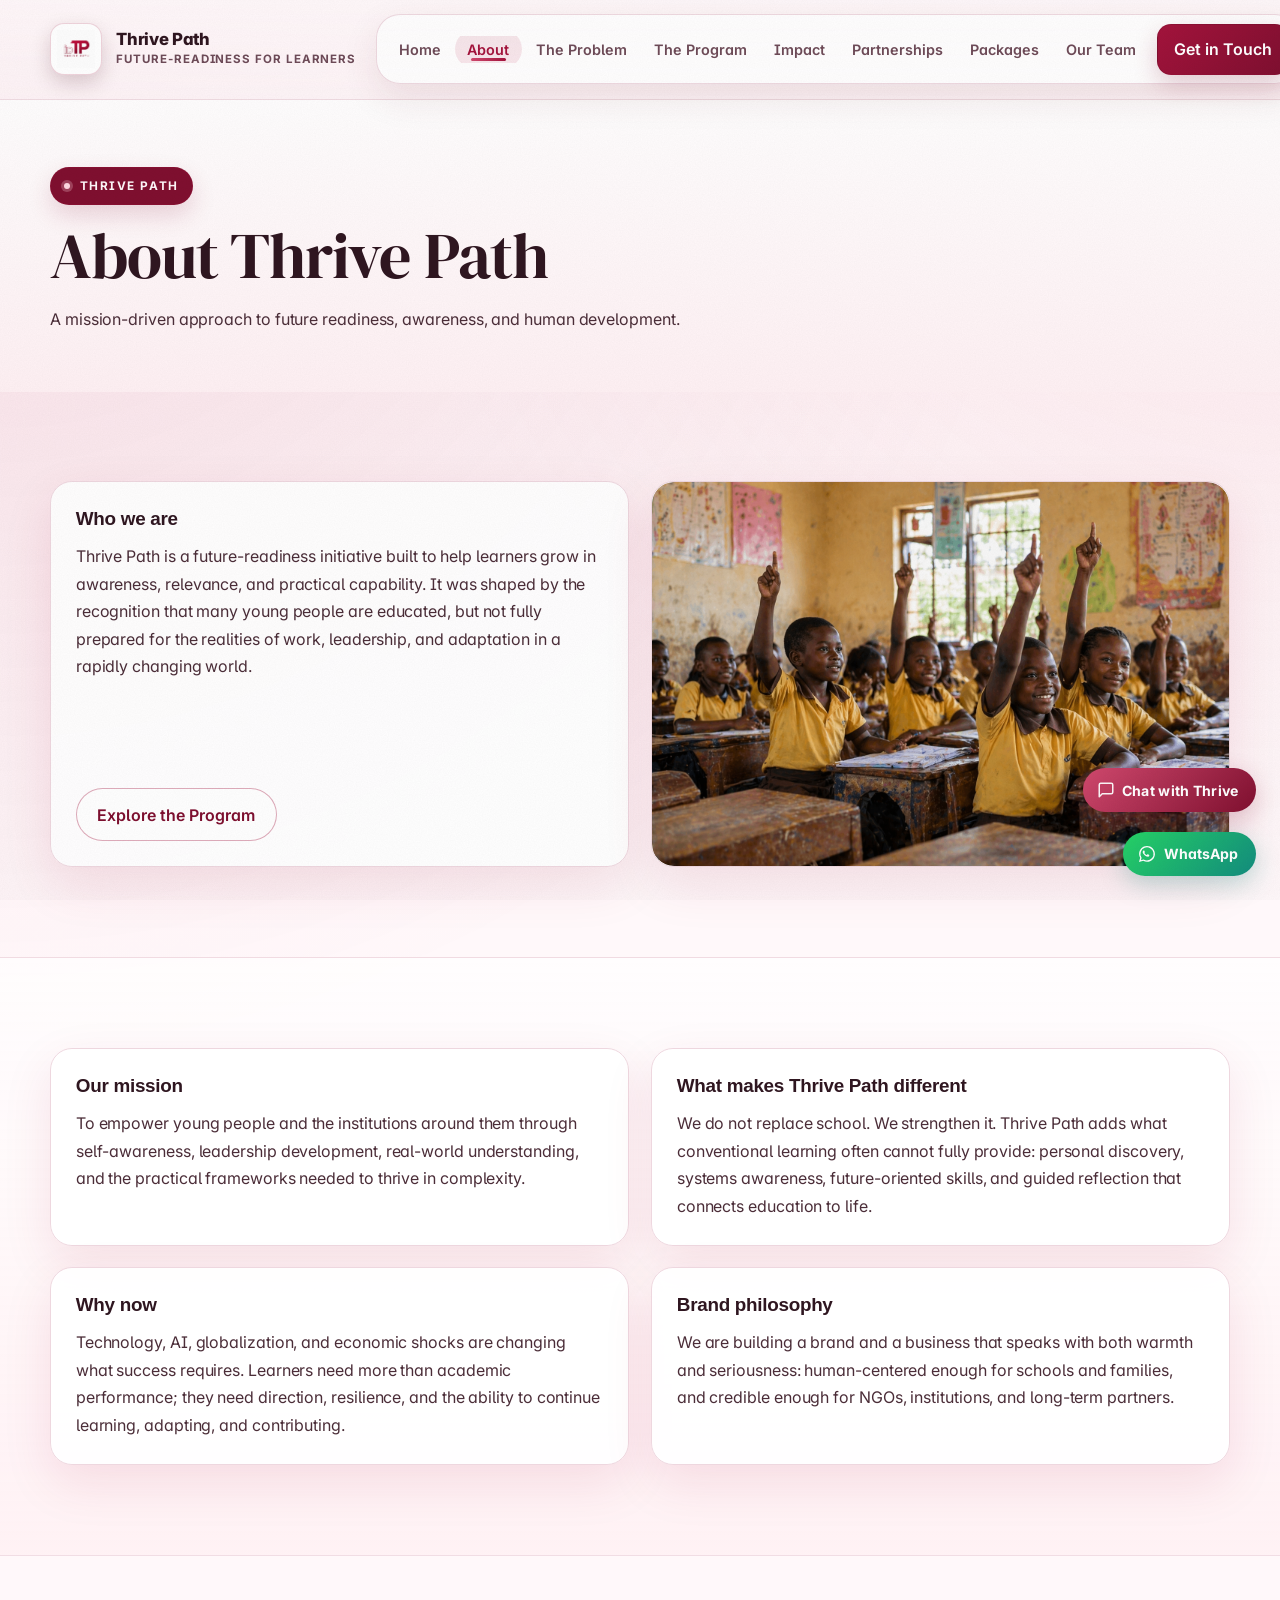
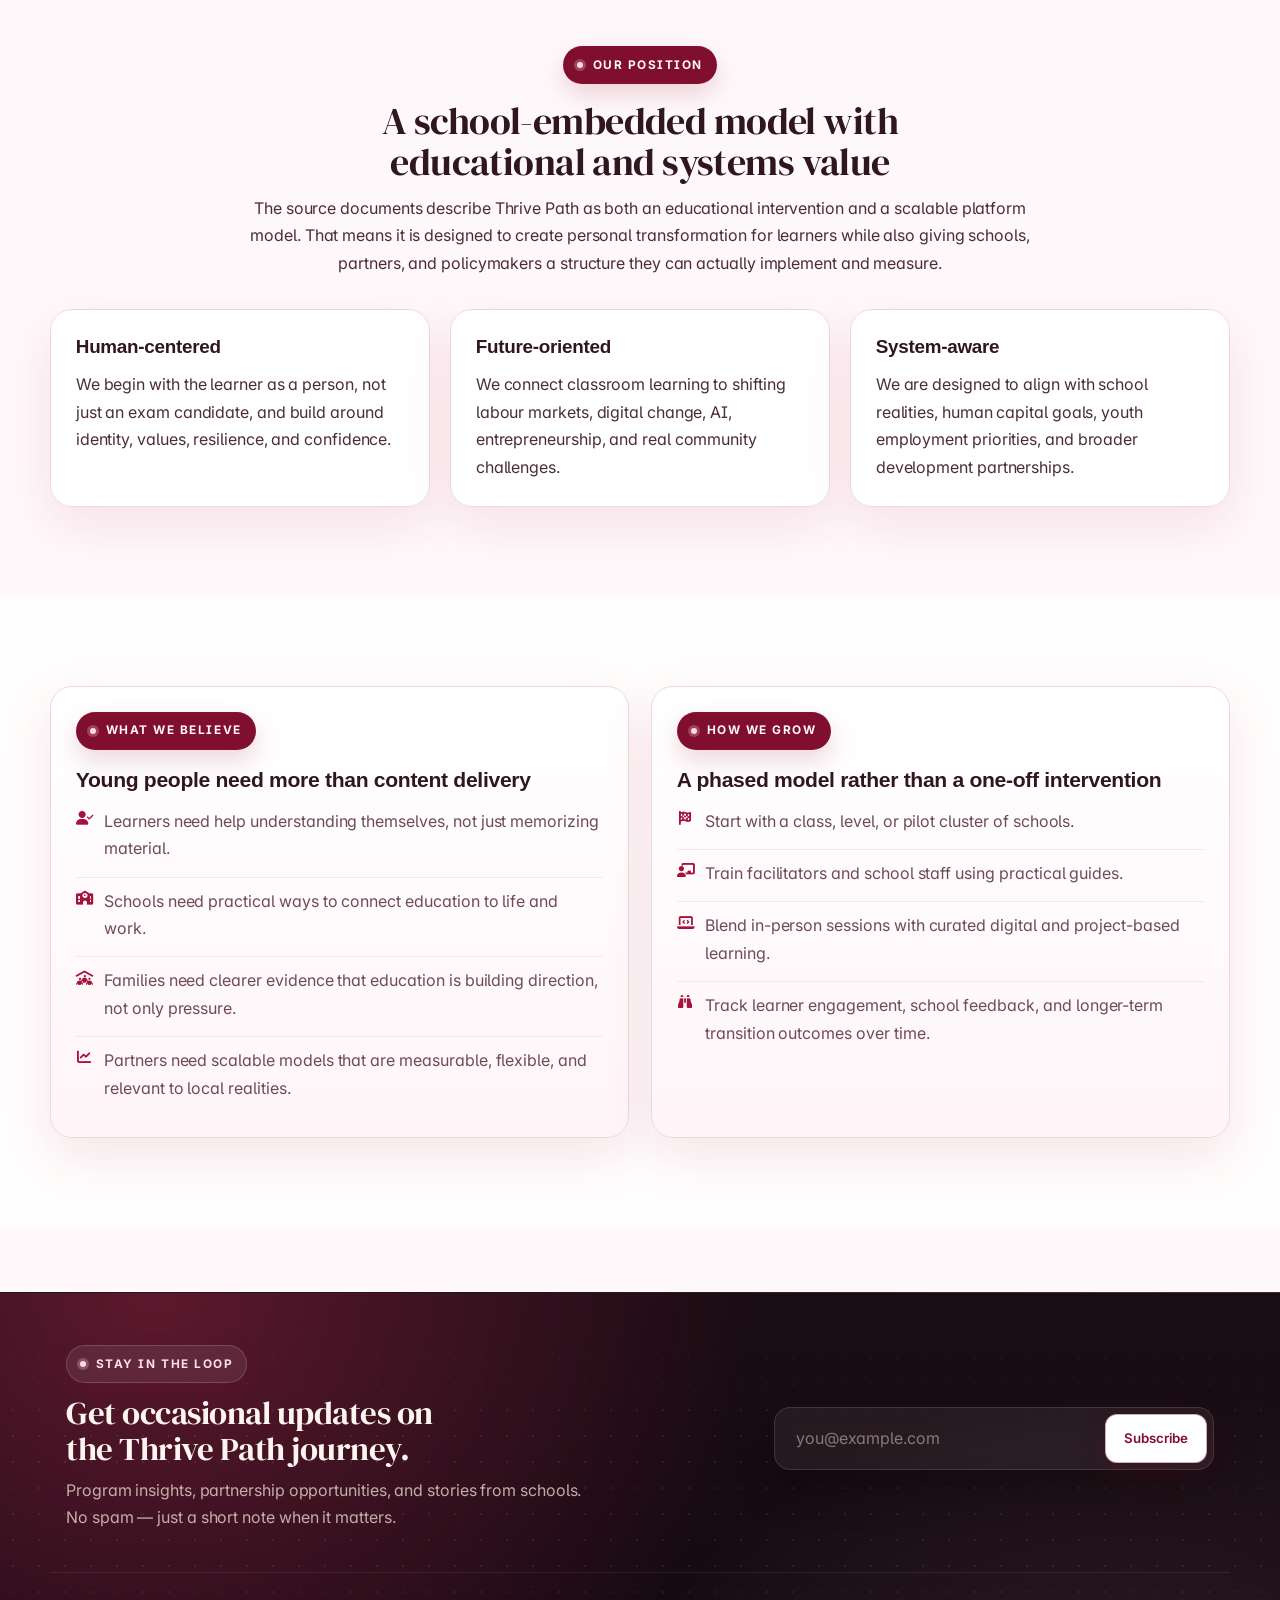
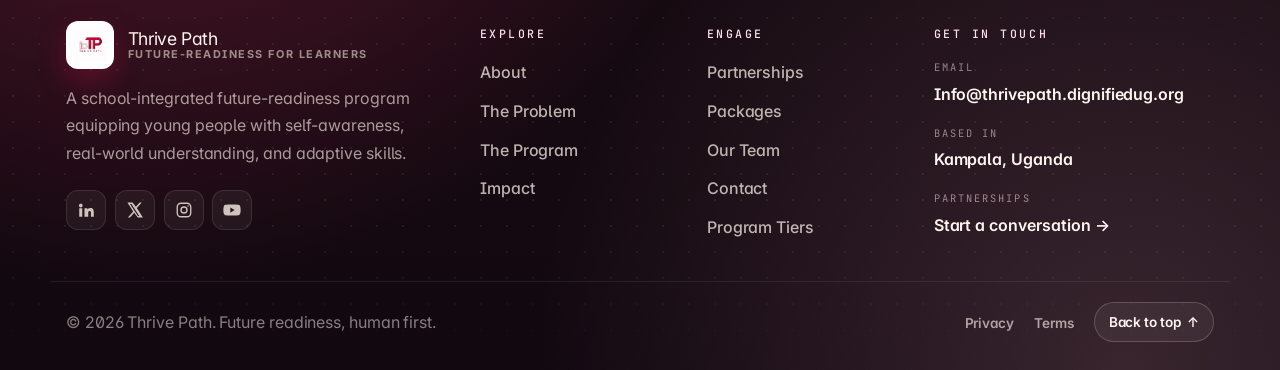
<file: about.html>
<!DOCTYPE html>
<html lang="en">
<head>
<meta charset="UTF-8" />
<meta name="viewport" content="width=device-width, initial-scale=1.0" />
<title>Thrive Path | About</title>
<link rel="icon" type="image/png" sizes="32x32" href="assets/favicon-32.png?v=20260508h" />
<link rel="icon" type="image/png" sizes="16x16" href="assets/favicon-16.png?v=20260508h" />
<link rel="shortcut icon" href="assets/favicon-32.png?v=20260508h" />
<link rel="apple-touch-icon" sizes="180x180" href="assets/apple-touch-icon.png?v=20260508h" />
<link rel="stylesheet" href="styles.css?v=20260426" />
<link rel="stylesheet" href="https://cdnjs.cloudflare.com/ajax/libs/font-awesome/6.5.2/css/all.min.css" />
</head>
<body id="top" class="page-about">
<nav class="navbar">
  <div class="nav-container">
    <a href="index.html" class="logo">
      <span class="logo-mark logo-mark-image"><img class="logo-image" src="assets/Thrive idpt 03.png" alt="Thrive Path logo" /></span>
      <span class="logo-lockup">
        <span class="logo-text">Thrive Path</span>
        <span class="logo-tag">Future-readiness for learners</span>
      </span>
    </a>
    <button class="nav-toggle" type="button" aria-expanded="false" aria-controls="site-menu" aria-label="Open navigation menu">
      <span class="nav-toggle-bar"></span>
      <span class="nav-toggle-bar"></span>
      <span class="nav-toggle-bar"></span>
    </button>
    <div class="nav-panel" id="site-menu">
      <ul class="nav-links">
        <li><a href="index.html">Home</a></li>
        <li><a href="about.html" class="active" aria-current="page">About</a></li>
        <li><a href="problem.html">The Problem</a></li>
        <li><a href="program.html">The Program</a></li>
        <li><a href="impact.html">Impact</a></li>
        <li><a href="partnerships.html">Partnerships</a></li>
        <li><a href="packages.html">Packages</a></li>
        <li><a href="our-team.html">Our Team</a></li>
      </ul>
      <div class="nav-cta"><a href="contact.html" class="btn-primary">Get in Touch</a></div>
    </div>
  </div>
</nav>
<section class="page-hero">
  <div class="container">
    <p class="eyebrow">Thrive Path</p>
    <h1>About Thrive Path</h1>
    <p>A mission-driven approach to future readiness, awareness, and human development.</p>
  </div>
</section>

<section class="section">
  <div class="container two-column">
    <div class="content-card"><h3>Who we are</h3><p>Thrive Path is a future-readiness initiative built to help learners grow in awareness, relevance, and practical capability. It was shaped by the recognition that many young people are educated, but not fully prepared for the realities of work, leadership, and adaptation in a rapidly changing world.</p><div class="card-actions"><a class="btn btn-outline" href="program.html">Explore the Program</a></div></div>
    <div class="image-card"><img src="assets/school.png" alt="School community and learning environment"></div>
  </div>
</section>
<section class="section section-soft">
  <div class="container content-grid">
    <div class="content-card"><h3>Our mission</h3><p>To empower young people and the institutions around them through self-awareness, leadership development, real-world understanding, and the practical frameworks needed to thrive in complexity.</p></div>
    <div class="content-card"><h3>What makes Thrive Path different</h3><p>We do not replace school. We strengthen it. Thrive Path adds what conventional learning often cannot fully provide: personal discovery, systems awareness, future-oriented skills, and guided reflection that connects education to life.</p></div>
    <div class="content-card"><h3>Why now</h3><p>Technology, AI, globalization, and economic shocks are changing what success requires. Learners need more than academic performance; they need direction, resilience, and the ability to continue learning, adapting, and contributing.</p></div>
    <div class="content-card"><h3>Brand philosophy</h3><p>We are building a brand and a business that speaks with both warmth and seriousness: human-centered enough for schools and families, and credible enough for NGOs, institutions, and long-term partners.</p></div>
  </div>
</section>

<section class="section">
  <div class="container">
    <div class="section-heading center">
      <p class="eyebrow">Our Position</p>
      <h2>A school-embedded model with educational and systems value</h2>
      <p>The source documents describe Thrive Path as both an educational intervention and a scalable platform model. That means it is designed to create personal transformation for learners while also giving schools, partners, and policymakers a structure they can actually implement and measure.</p>
    </div>
    <div class="card-grid three">
      <div class="audience-card"><h3>Human-centered</h3><p>We begin with the learner as a person, not just an exam candidate, and build around identity, values, resilience, and confidence.</p></div>
      <div class="audience-card"><h3>Future-oriented</h3><p>We connect classroom learning to shifting labour markets, digital change, AI, entrepreneurship, and real community challenges.</p></div>
      <div class="audience-card"><h3>System-aware</h3><p>We are designed to align with school realities, human capital goals, youth employment priorities, and broader development partnerships.</p></div>
    </div>
  </div>
</section>

<section class="section section-light">
  <div class="container two-column">
    <div class="panel-card">
      <p class="eyebrow">What We Believe</p>
      <h3>Young people need more than content delivery</h3>
      <ul class="list list-modern-about">
        <li><i class="fa-solid fa-user-check" aria-hidden="true"></i><span>Learners need help understanding themselves, not just memorizing material.</span></li>
        <li><i class="fa-solid fa-school" aria-hidden="true"></i><span>Schools need practical ways to connect education to life and work.</span></li>
        <li><i class="fa-solid fa-people-roof" aria-hidden="true"></i><span>Families need clearer evidence that education is building direction, not only pressure.</span></li>
        <li><i class="fa-solid fa-chart-line" aria-hidden="true"></i><span>Partners need scalable models that are measurable, flexible, and relevant to local realities.</span></li>
      </ul>
    </div>
    <div class="panel-card">
      <p class="eyebrow">How We Grow</p>
      <h3>A phased model rather than a one-off intervention</h3>
      <ul class="list list-modern-about">
        <li><i class="fa-solid fa-flag-checkered" aria-hidden="true"></i><span>Start with a class, level, or pilot cluster of schools.</span></li>
        <li><i class="fa-solid fa-chalkboard-user" aria-hidden="true"></i><span>Train facilitators and school staff using practical guides.</span></li>
        <li><i class="fa-solid fa-laptop-code" aria-hidden="true"></i><span>Blend in-person sessions with curated digital and project-based learning.</span></li>
        <li><i class="fa-solid fa-binoculars" aria-hidden="true"></i><span>Track learner engagement, school feedback, and longer-term transition outcomes over time.</span></li>
      </ul>
    </div>
  </div>
</section>

<footer class="site-footer">
  <div class="footer-wash" aria-hidden="true"></div>
  <div class="container footer-cta">
    <div class="footer-cta-copy">
      <p class="eyebrow eyebrow-light">Stay in the loop</p>
      <h2>Get occasional updates on the Thrive Path journey.</h2>
      <p>Program insights, partnership opportunities, and stories from schools. No spam &mdash; just a short note when it matters.</p>
    </div>
    <form class="footer-subscribe" onsubmit="event.preventDefault(); this.querySelector('.footer-subscribe-msg').hidden=false; this.reset();">
      <label class="sr-only" for="footer-email">Email address</label>
      <div class="footer-subscribe-row">
        <input id="footer-email" type="email" name="email" placeholder="you@example.com" required autocomplete="email" />
        <button type="submit" class="btn btn-solid">Subscribe</button>
      </div>
      <p class="footer-subscribe-msg" hidden>Thanks &mdash; we&rsquo;ll be in touch.</p>
    </form>
  </div>

  <div class="container footer-grid">
    <div class="footer-brand-col">
      <div class="footer-brand">
        <span class="logo-mark logo-mark-image"><img class="logo-image" src="assets/Thrive idpt 03.png" alt="Thrive Path logo" /></span>
        <span class="footer-brand-text">
          <span class="logo-text">Thrive Path</span>
          <span class="logo-tag">Future-readiness for learners</span>
        </span>
      </div>
      <p class="footer-text">A school-integrated future-readiness program equipping young people with self-awareness, real-world understanding, and adaptive skills.</p>
      <ul class="footer-social" aria-label="Social links">
        <li><a href="https://www.linkedin.com/in/thrivepath-idtp-9a2949405/" aria-label="LinkedIn" title="LinkedIn" target="_blank" rel="noopener noreferrer"><svg viewBox="0 0 24 24" width="18" height="18" fill="currentColor" aria-hidden="true"><path d="M4.98 3.5A2.5 2.5 0 1 1 5 8.5a2.5 2.5 0 0 1-.02-5zM3 9.75h4V21H3zM10 9.75h3.8v1.55h.05c.53-.95 1.83-1.95 3.77-1.95 4.03 0 4.78 2.55 4.78 5.87V21H18.6v-4.9c0-1.17-.02-2.68-1.67-2.68-1.67 0-1.93 1.27-1.93 2.59V21H10z"/></svg></a></li>
        <li><a href="https://x.com/thrivepath_idtp" aria-label="X" title="X" target="_blank" rel="noopener noreferrer"><svg viewBox="0 0 24 24" width="18" height="18" fill="currentColor" aria-hidden="true"><path d="M18.244 2H21l-6.52 7.45L22.5 22h-6.77l-4.79-6.24L5.3 22H2.54l6.99-7.98L1.9 2h6.91l4.33 5.73L18.244 2zm-2.37 18h1.86L7.24 4H5.28l10.595 16z"/></svg></a></li>
        <li><a href="https://www.instagram.com/thrivepath_idtp" aria-label="Instagram" title="Instagram" target="_blank" rel="noopener noreferrer"><svg viewBox="0 0 24 24" width="18" height="18" fill="none" stroke="currentColor" stroke-width="1.8" aria-hidden="true"><rect x="3" y="3" width="18" height="18" rx="5"/><circle cx="12" cy="12" r="4"/><circle cx="17.5" cy="6.5" r="1" fill="currentColor" stroke="none"/></svg></a></li>
        <li><a href="https://www.youtube.com/@Thrivepathofficial" aria-label="YouTube" title="YouTube" target="_blank" rel="noopener noreferrer"><svg viewBox="0 0 24 24" width="18" height="18" fill="currentColor" aria-hidden="true"><path d="M23 7.2a3 3 0 0 0-2.1-2.1C19.1 4.6 12 4.6 12 4.6s-7.1 0-8.9.5A3 3 0 0 0 1 7.2C.5 9 .5 12 .5 12s0 3 .5 4.8a3 3 0 0 0 2.1 2.1c1.8.5 8.9.5 8.9.5s7.1 0 8.9-.5a3 3 0 0 0 2.1-2.1c.5-1.8.5-4.8.5-4.8s0-3-.5-4.8zM9.75 15.5v-7L15.5 12z"/></svg></a></li>
      </ul>
    </div>

    <div class="footer-col">
      <h4>Explore</h4>
      <ul class="footer-links">
        <li><a href="about.html">About</a></li>
        <li><a href="problem.html">The Problem</a></li>
        <li><a href="program.html">The Program</a></li>
        <li><a href="impact.html">Impact</a></li>
      </ul>
    </div>

    <div class="footer-col">
      <h4>Engage</h4>
      <ul class="footer-links">
        <li><a href="partnerships.html">Partnerships</a></li>
        <li><a href="packages.html">Packages</a></li>
        <li><a href="our-team.html">Our Team</a></li>
        <li><a href="contact.html">Contact</a></li>
        <li><a href="packages.html#pricing">Program Tiers</a></li>
      </ul>
    </div>

    <div class="footer-col footer-contact">
      <h4>Get in touch</h4>
      <ul class="footer-contact-list">
        <li>
          <span class="footer-contact-label">Email</span>
          <a href="mailto:Info@thrivepath.dignifiedug.org">Info@thrivepath.dignifiedug.org</a>
        </li>
        <li>
          <span class="footer-contact-label">Based in</span>
          <span>Kampala, Uganda</span>
        </li>
        <li>
          <span class="footer-contact-label">Partnerships</span>
          <a href="contact.html">Start a conversation &rarr;</a>
        </li>
      </ul>
    </div>
  </div>

  <div class="container footer-bottom">
    <p>&copy; 2026 Thrive Path. Future readiness, human first.</p>
    <ul class="footer-meta">
      <li><a href="#">Privacy</a></li>
      <li><a href="#">Terms</a></li>
      <li><a href="#top" class="footer-top">Back to top <span aria-hidden="true">&uarr;</span></a></li>
    </ul>
  </div>
</footer>
<script src="script.js?v=20260427"></script>
</body>
</html>
</file>
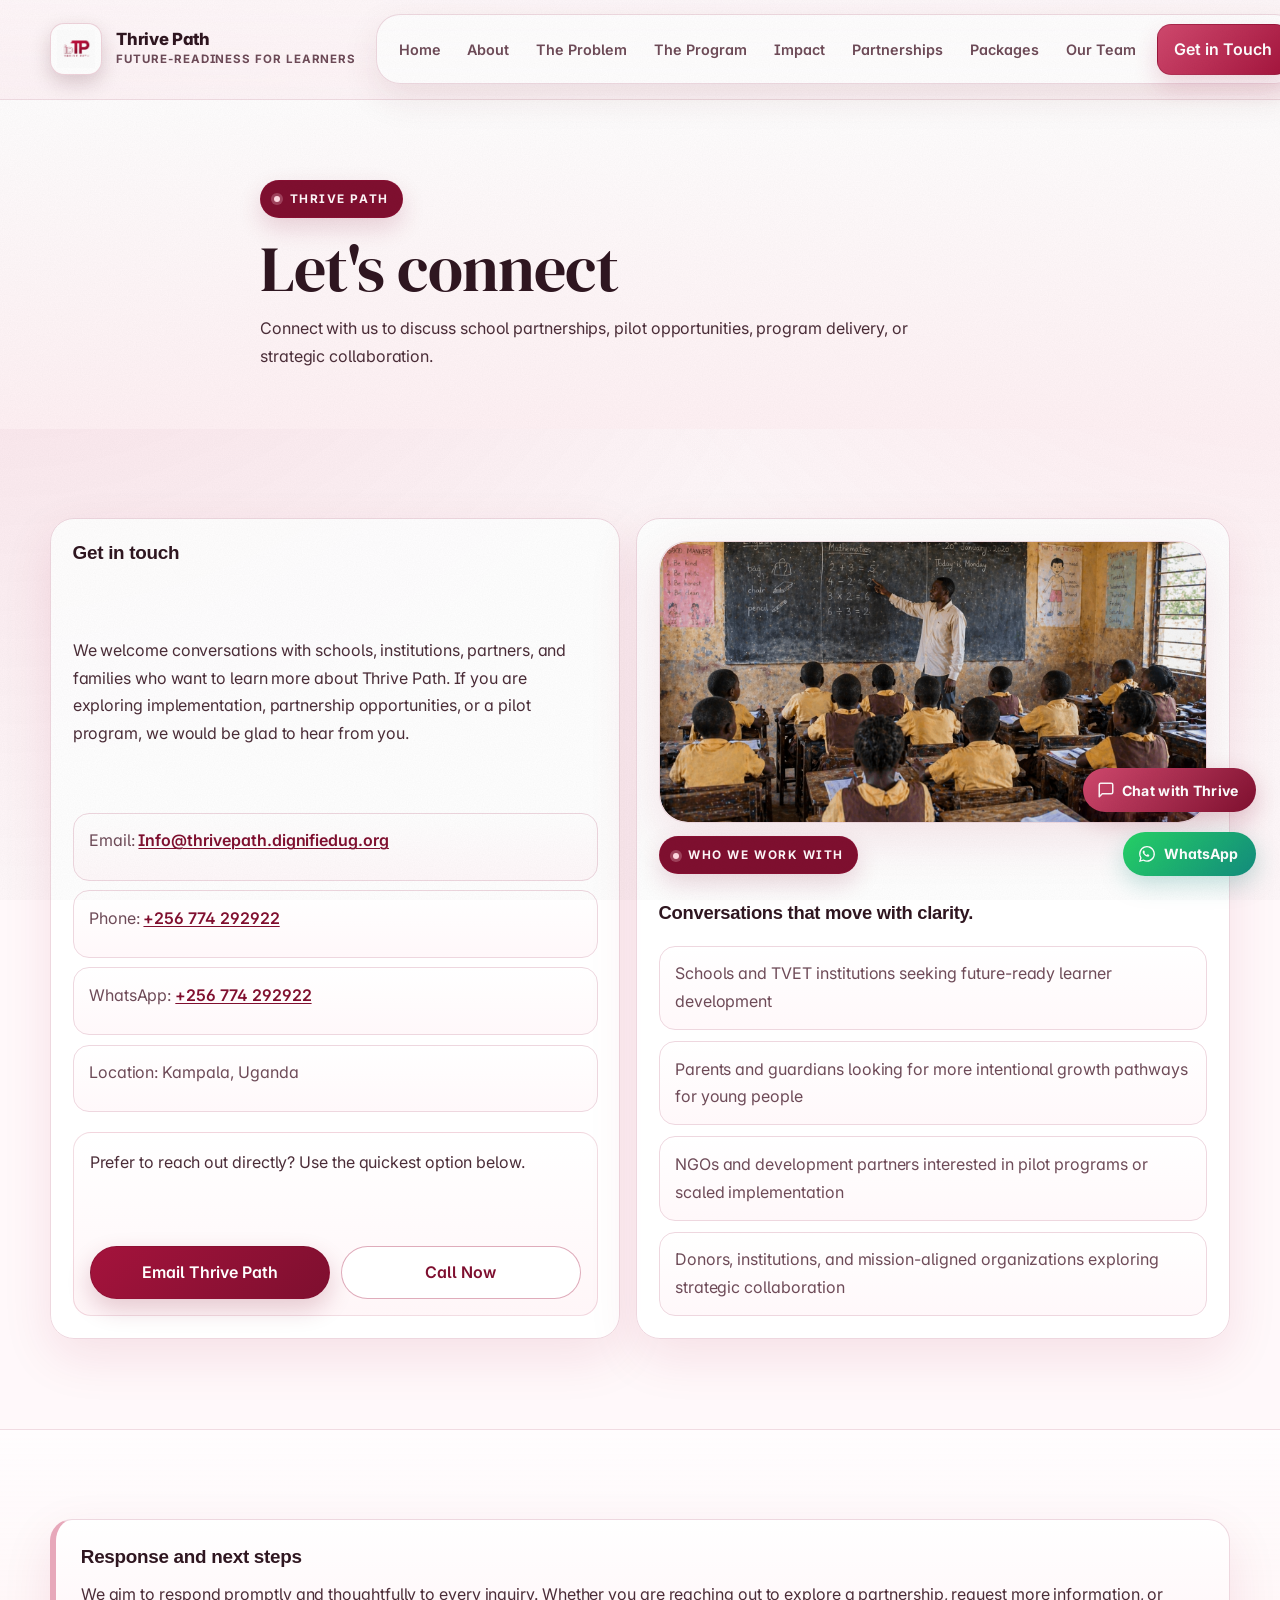
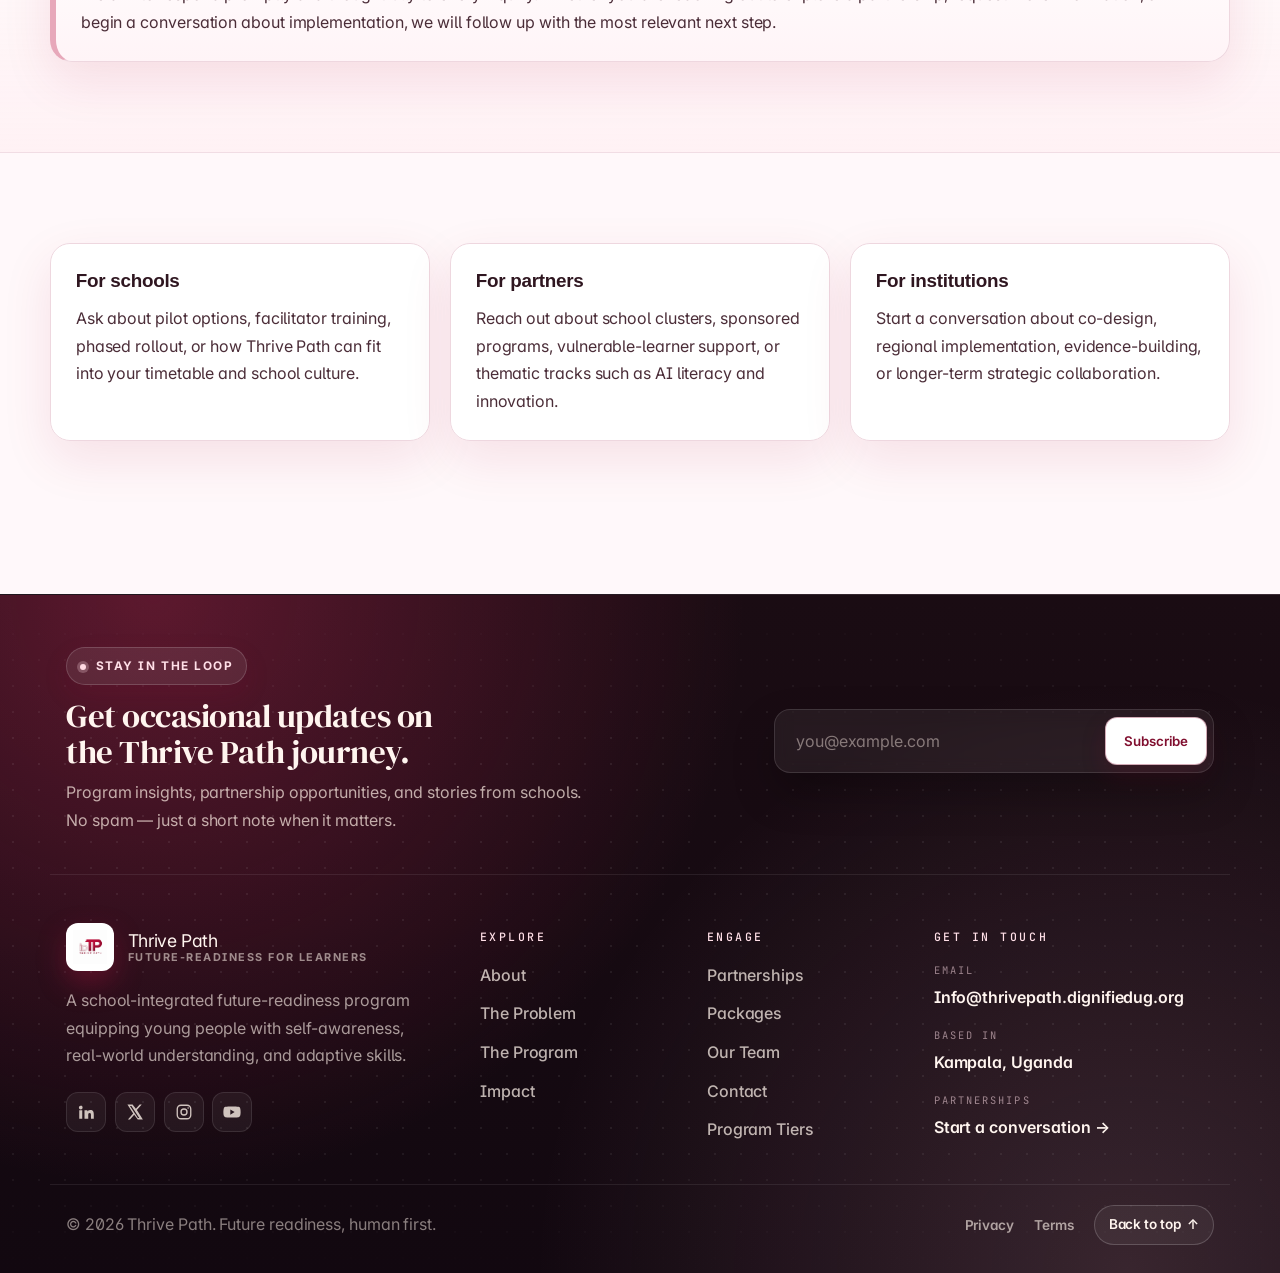
<file: contact.html>
<!DOCTYPE html>
<html lang="en">
<head>
<meta charset="UTF-8" />
<meta name="viewport" content="width=device-width, initial-scale=1.0" />
<title>Thrive Path | Contact</title>
<link rel="icon" type="image/png" sizes="32x32" href="assets/favicon-32.png?v=20260508h" />
<link rel="icon" type="image/png" sizes="16x16" href="assets/favicon-16.png?v=20260508h" />
<link rel="shortcut icon" href="assets/favicon-32.png?v=20260508h" />
<link rel="apple-touch-icon" sizes="180x180" href="assets/apple-touch-icon.png?v=20260508h" />
<link rel="stylesheet" href="styles.css?v=20260426" />
</head>
<body id="top" class="page-contact">
<nav class="navbar">
  <div class="nav-container">
    <a href="index.html" class="logo">
      <span class="logo-mark logo-mark-image"><img class="logo-image" src="assets/Thrive idpt 03.png" alt="Thrive Path logo" /></span>
      <span class="logo-lockup">
        <span class="logo-text">Thrive Path</span>
        <span class="logo-tag">Future-readiness for learners</span>
      </span>
    </a>
    <button class="nav-toggle" type="button" aria-expanded="false" aria-controls="site-menu" aria-label="Open navigation menu">
      <span class="nav-toggle-bar"></span>
      <span class="nav-toggle-bar"></span>
      <span class="nav-toggle-bar"></span>
    </button>
    <div class="nav-panel" id="site-menu">
      <ul class="nav-links">
        <li><a href="index.html">Home</a></li>
        <li><a href="about.html">About</a></li>
        <li><a href="problem.html">The Problem</a></li>
        <li><a href="program.html">The Program</a></li>
        <li><a href="impact.html">Impact</a></li>
        <li><a href="partnerships.html">Partnerships</a></li>
        <li><a href="packages.html">Packages</a></li>
        <li><a href="our-team.html">Our Team</a></li>
      </ul>
      <div class="nav-cta"><a href="contact.html" class="btn-primary active">Get in Touch</a></div>
    </div>
  </div>
</nav>
<section class="page-hero">
  <div class="container">
    <p class="eyebrow">Thrive Path</p>
    <h1>Let's connect</h1>
    <p>Connect with us to discuss school partnerships, pilot opportunities, program delivery, or strategic collaboration.</p>
  </div>
</section>

<section class="section">
  <div class="container two-column balanced-columns">
    <div class="content-card split-card split-card--copy"><h3>Get in touch</h3><p>We welcome conversations with schools, institutions, partners, and families who want to learn more about Thrive Path. If you are exploring implementation, partnership opportunities, or a pilot program, we would be glad to hear from you.</p><ul class="list"><li>Email: <a href="mailto:Info@thrivepath.dignifiedug.org">Info@thrivepath.dignifiedug.org</a></li><li>Phone: <a href="tel:+256774292922">+256 774 292922</a></li><li>WhatsApp: <a href="https://wa.me/256774292922" target="_blank" rel="noopener noreferrer">+256 774 292922</a></li><li>Location: Kampala, Uganda</li></ul><div class="contact-cta"><p>Prefer to reach out directly? Use the quickest option below.</p><div class="card-actions"><a class="btn btn-solid" href="mailto:Info@thrivepath.dignifiedug.org">Email Thrive Path</a><a class="btn btn-outline" href="tel:+256774292922">Call Now</a></div></div></div>
    <div class="content-card split-card split-card--media">
      <div class="image-card media-frame split-visual portrait">
        <img src="assets/teacher.png" alt="Teacher supporting learners in class">
      </div>
      <div class="media-note">
        <p class="eyebrow">Who we work with</p>
        <h3>Conversations that move with clarity.</h3>
        <ul class="list"><li>Schools and TVET institutions seeking future-ready learner development</li><li>Parents and guardians looking for more intentional growth pathways for young people</li><li>NGOs and development partners interested in pilot programs or scaled implementation</li><li>Donors, institutions, and mission-aligned organizations exploring strategic collaboration</li></ul>
      </div>
    </div>
  </div>
</section>
<section class="section section-soft">
  <div class="container quote-card">
    <h3>Response and next steps</h3>
    <p>We aim to respond promptly and thoughtfully to every inquiry. Whether you are reaching out to explore a partnership, request more information, or begin a conversation about implementation, we will follow up with the most relevant next step.</p>
  </div>
</section>

<section class="section">
  <div class="container card-grid three">
    <div class="content-card"><h3>For schools</h3><p>Ask about pilot options, facilitator training, phased rollout, or how Thrive Path can fit into your timetable and school culture.</p></div>
    <div class="content-card"><h3>For partners</h3><p>Reach out about school clusters, sponsored programs, vulnerable-learner support, or thematic tracks such as AI literacy and innovation.</p></div>
    <div class="content-card"><h3>For institutions</h3><p>Start a conversation about co-design, regional implementation, evidence-building, or longer-term strategic collaboration.</p></div>
  </div>
</section>

<footer class="site-footer">
  <div class="footer-wash" aria-hidden="true"></div>
  <div class="container footer-cta">
    <div class="footer-cta-copy">
      <p class="eyebrow eyebrow-light">Stay in the loop</p>
      <h2>Get occasional updates on the Thrive Path journey.</h2>
      <p>Program insights, partnership opportunities, and stories from schools. No spam &mdash; just a short note when it matters.</p>
    </div>
    <form class="footer-subscribe" onsubmit="event.preventDefault(); this.querySelector('.footer-subscribe-msg').hidden=false; this.reset();">
      <label class="sr-only" for="footer-email">Email address</label>
      <div class="footer-subscribe-row">
        <input id="footer-email" type="email" name="email" placeholder="you@example.com" required autocomplete="email" />
        <button type="submit" class="btn btn-solid">Subscribe</button>
      </div>
      <p class="footer-subscribe-msg" hidden>Thanks &mdash; we&rsquo;ll be in touch.</p>
    </form>
  </div>

  <div class="container footer-grid">
    <div class="footer-brand-col">
      <div class="footer-brand">
        <span class="logo-mark logo-mark-image"><img class="logo-image" src="assets/Thrive idpt 03.png" alt="Thrive Path logo" /></span>
        <span class="footer-brand-text">
          <span class="logo-text">Thrive Path</span>
          <span class="logo-tag">Future-readiness for learners</span>
        </span>
      </div>
      <p class="footer-text">A school-integrated future-readiness program equipping young people with self-awareness, real-world understanding, and adaptive skills.</p>
      <ul class="footer-social" aria-label="Social links">
        <li><a href="https://www.linkedin.com/in/thrivepath-idtp-9a2949405/" aria-label="LinkedIn" title="LinkedIn" target="_blank" rel="noopener noreferrer"><svg viewBox="0 0 24 24" width="18" height="18" fill="currentColor" aria-hidden="true"><path d="M4.98 3.5A2.5 2.5 0 1 1 5 8.5a2.5 2.5 0 0 1-.02-5zM3 9.75h4V21H3zM10 9.75h3.8v1.55h.05c.53-.95 1.83-1.95 3.77-1.95 4.03 0 4.78 2.55 4.78 5.87V21H18.6v-4.9c0-1.17-.02-2.68-1.67-2.68-1.67 0-1.93 1.27-1.93 2.59V21H10z"/></svg></a></li>
        <li><a href="https://x.com/thrivepath_idtp" aria-label="X" title="X" target="_blank" rel="noopener noreferrer"><svg viewBox="0 0 24 24" width="18" height="18" fill="currentColor" aria-hidden="true"><path d="M18.244 2H21l-6.52 7.45L22.5 22h-6.77l-4.79-6.24L5.3 22H2.54l6.99-7.98L1.9 2h6.91l4.33 5.73L18.244 2zm-2.37 18h1.86L7.24 4H5.28l10.595 16z"/></svg></a></li>
        <li><a href="https://www.instagram.com/thrivepath_idtp" aria-label="Instagram" title="Instagram" target="_blank" rel="noopener noreferrer"><svg viewBox="0 0 24 24" width="18" height="18" fill="none" stroke="currentColor" stroke-width="1.8" aria-hidden="true"><rect x="3" y="3" width="18" height="18" rx="5"/><circle cx="12" cy="12" r="4"/><circle cx="17.5" cy="6.5" r="1" fill="currentColor" stroke="none"/></svg></a></li>
        <li><a href="https://www.youtube.com/@Thrivepathofficial" aria-label="YouTube" title="YouTube" target="_blank" rel="noopener noreferrer"><svg viewBox="0 0 24 24" width="18" height="18" fill="currentColor" aria-hidden="true"><path d="M23 7.2a3 3 0 0 0-2.1-2.1C19.1 4.6 12 4.6 12 4.6s-7.1 0-8.9.5A3 3 0 0 0 1 7.2C.5 9 .5 12 .5 12s0 3 .5 4.8a3 3 0 0 0 2.1 2.1c1.8.5 8.9.5 8.9.5s7.1 0 8.9-.5a3 3 0 0 0 2.1-2.1c.5-1.8.5-4.8.5-4.8s0-3-.5-4.8zM9.75 15.5v-7L15.5 12z"/></svg></a></li>
      </ul>
    </div>

    <div class="footer-col">
      <h4>Explore</h4>
      <ul class="footer-links">
        <li><a href="about.html">About</a></li>
        <li><a href="problem.html">The Problem</a></li>
        <li><a href="program.html">The Program</a></li>
        <li><a href="impact.html">Impact</a></li>
      </ul>
    </div>

    <div class="footer-col">
      <h4>Engage</h4>
      <ul class="footer-links">
        <li><a href="partnerships.html">Partnerships</a></li>
        <li><a href="packages.html">Packages</a></li>
        <li><a href="our-team.html">Our Team</a></li>
        <li><a href="contact.html">Contact</a></li>
        <li><a href="packages.html#pricing">Program Tiers</a></li>
      </ul>
    </div>

    <div class="footer-col footer-contact">
      <h4>Get in touch</h4>
      <ul class="footer-contact-list">
        <li>
          <span class="footer-contact-label">Email</span>
          <a href="mailto:Info@thrivepath.dignifiedug.org">Info@thrivepath.dignifiedug.org</a>
        </li>
        <li>
          <span class="footer-contact-label">Based in</span>
          <span>Kampala, Uganda</span>
        </li>
        <li>
          <span class="footer-contact-label">Partnerships</span>
          <a href="contact.html">Start a conversation &rarr;</a>
        </li>
      </ul>
    </div>
  </div>

  <div class="container footer-bottom">
    <p>&copy; 2026 Thrive Path. Future readiness, human first.</p>
    <ul class="footer-meta">
      <li><a href="#">Privacy</a></li>
      <li><a href="#">Terms</a></li>
      <li><a href="#top" class="footer-top">Back to top <span aria-hidden="true">&uarr;</span></a></li>
    </ul>
  </div>
</footer>
<script src="script.js?v=20260427"></script>
</body>
</html>
</file>
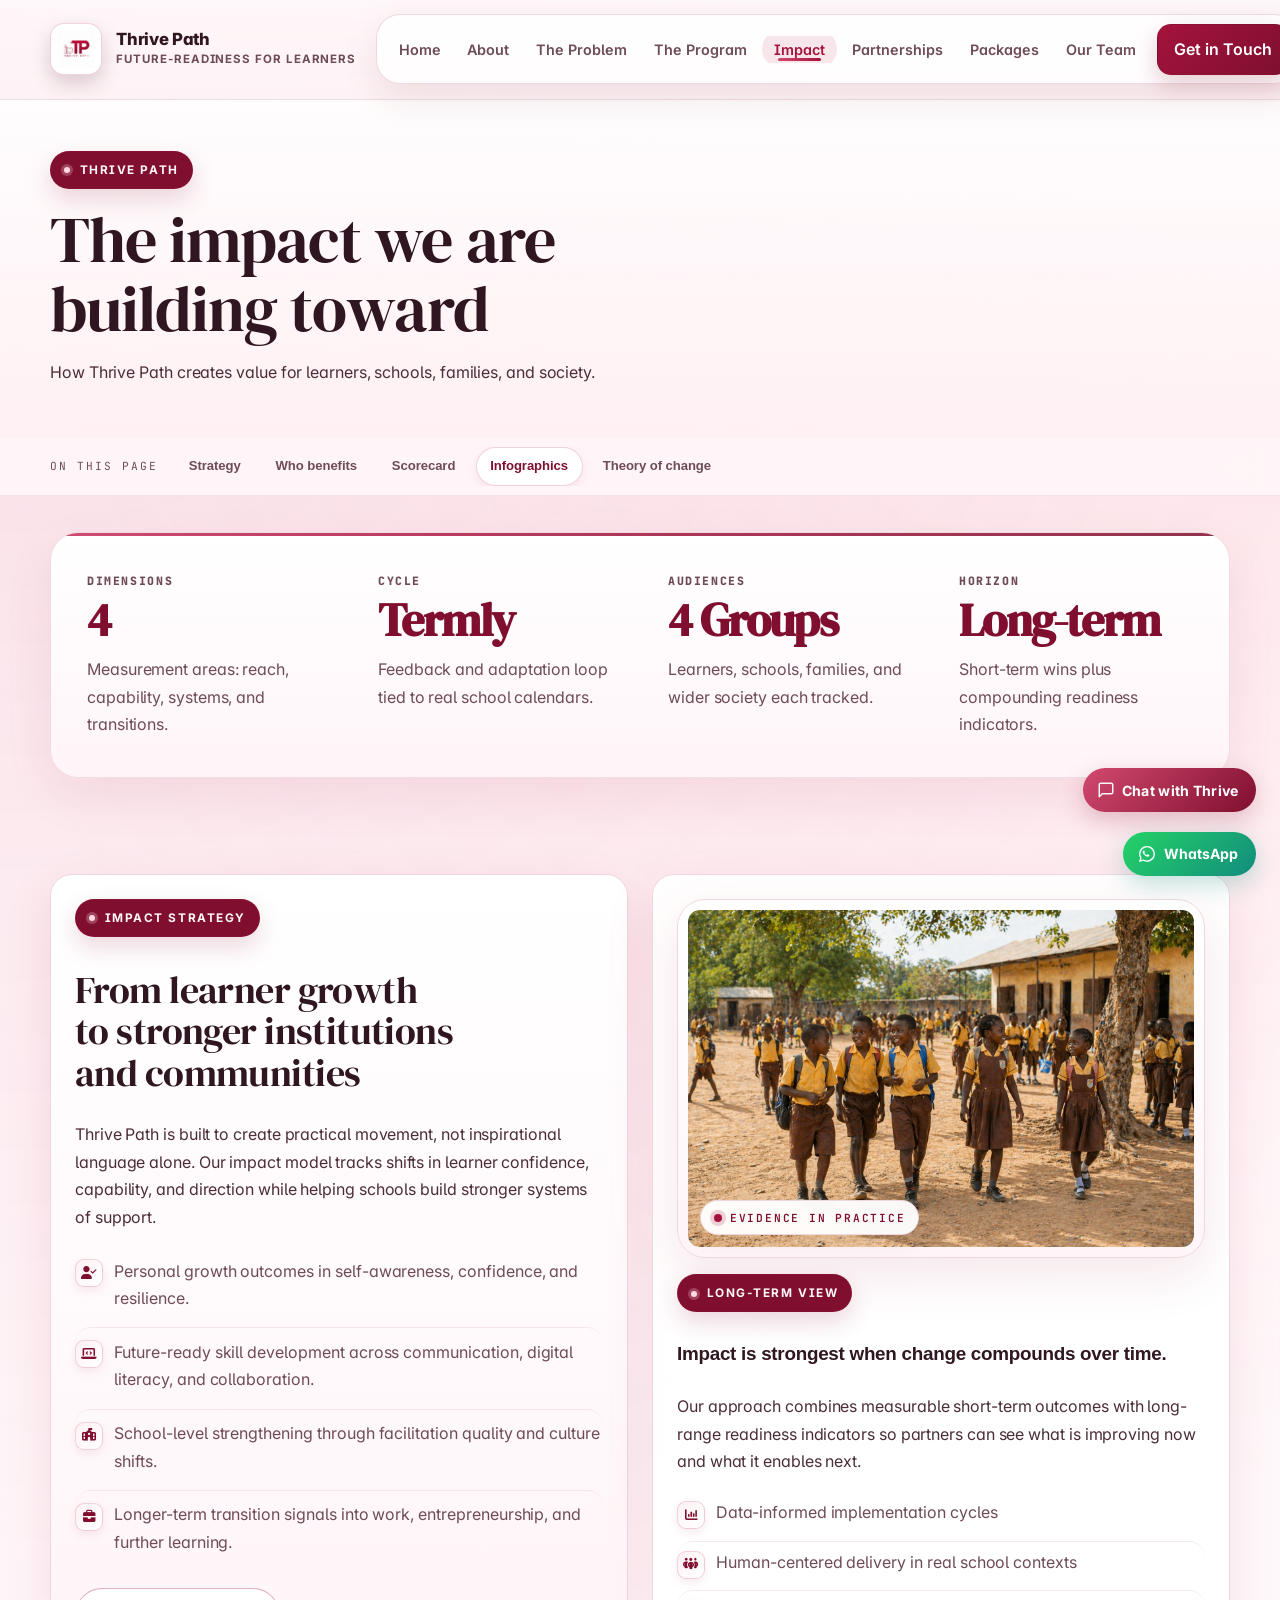
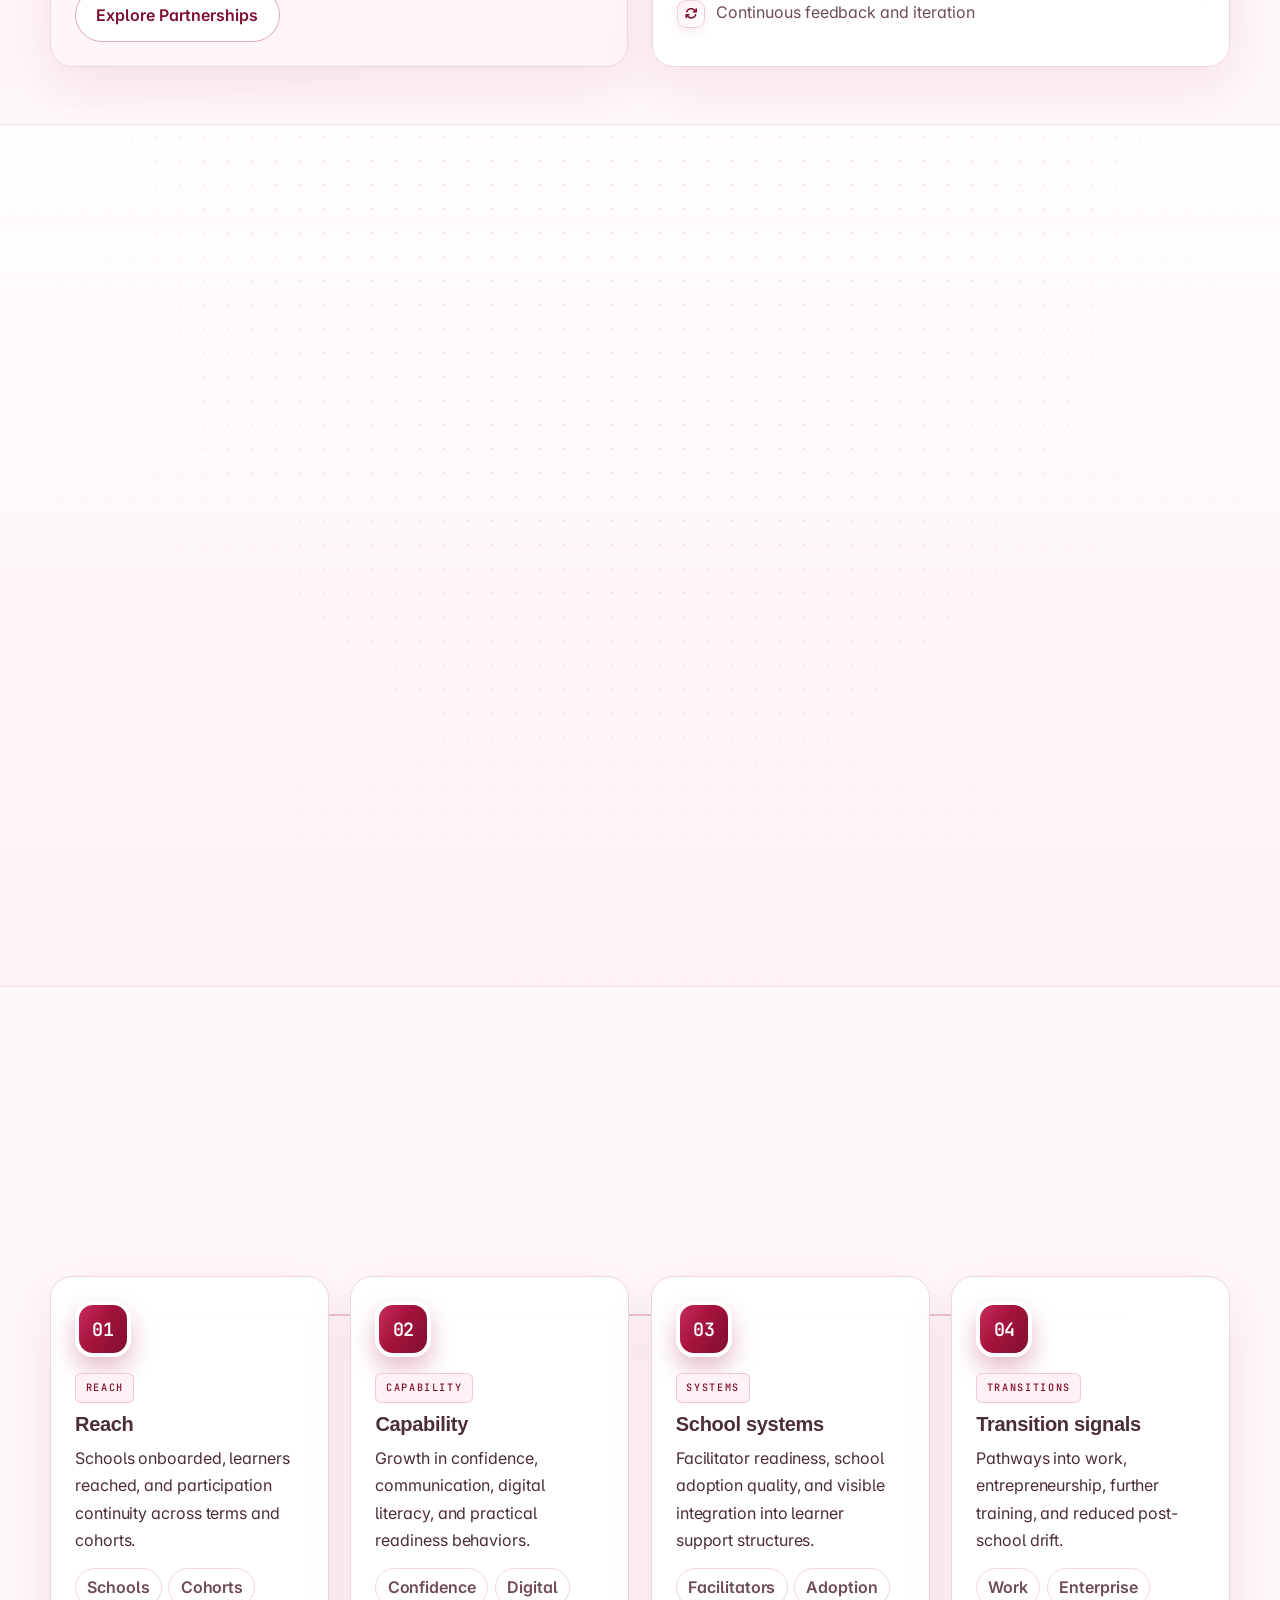
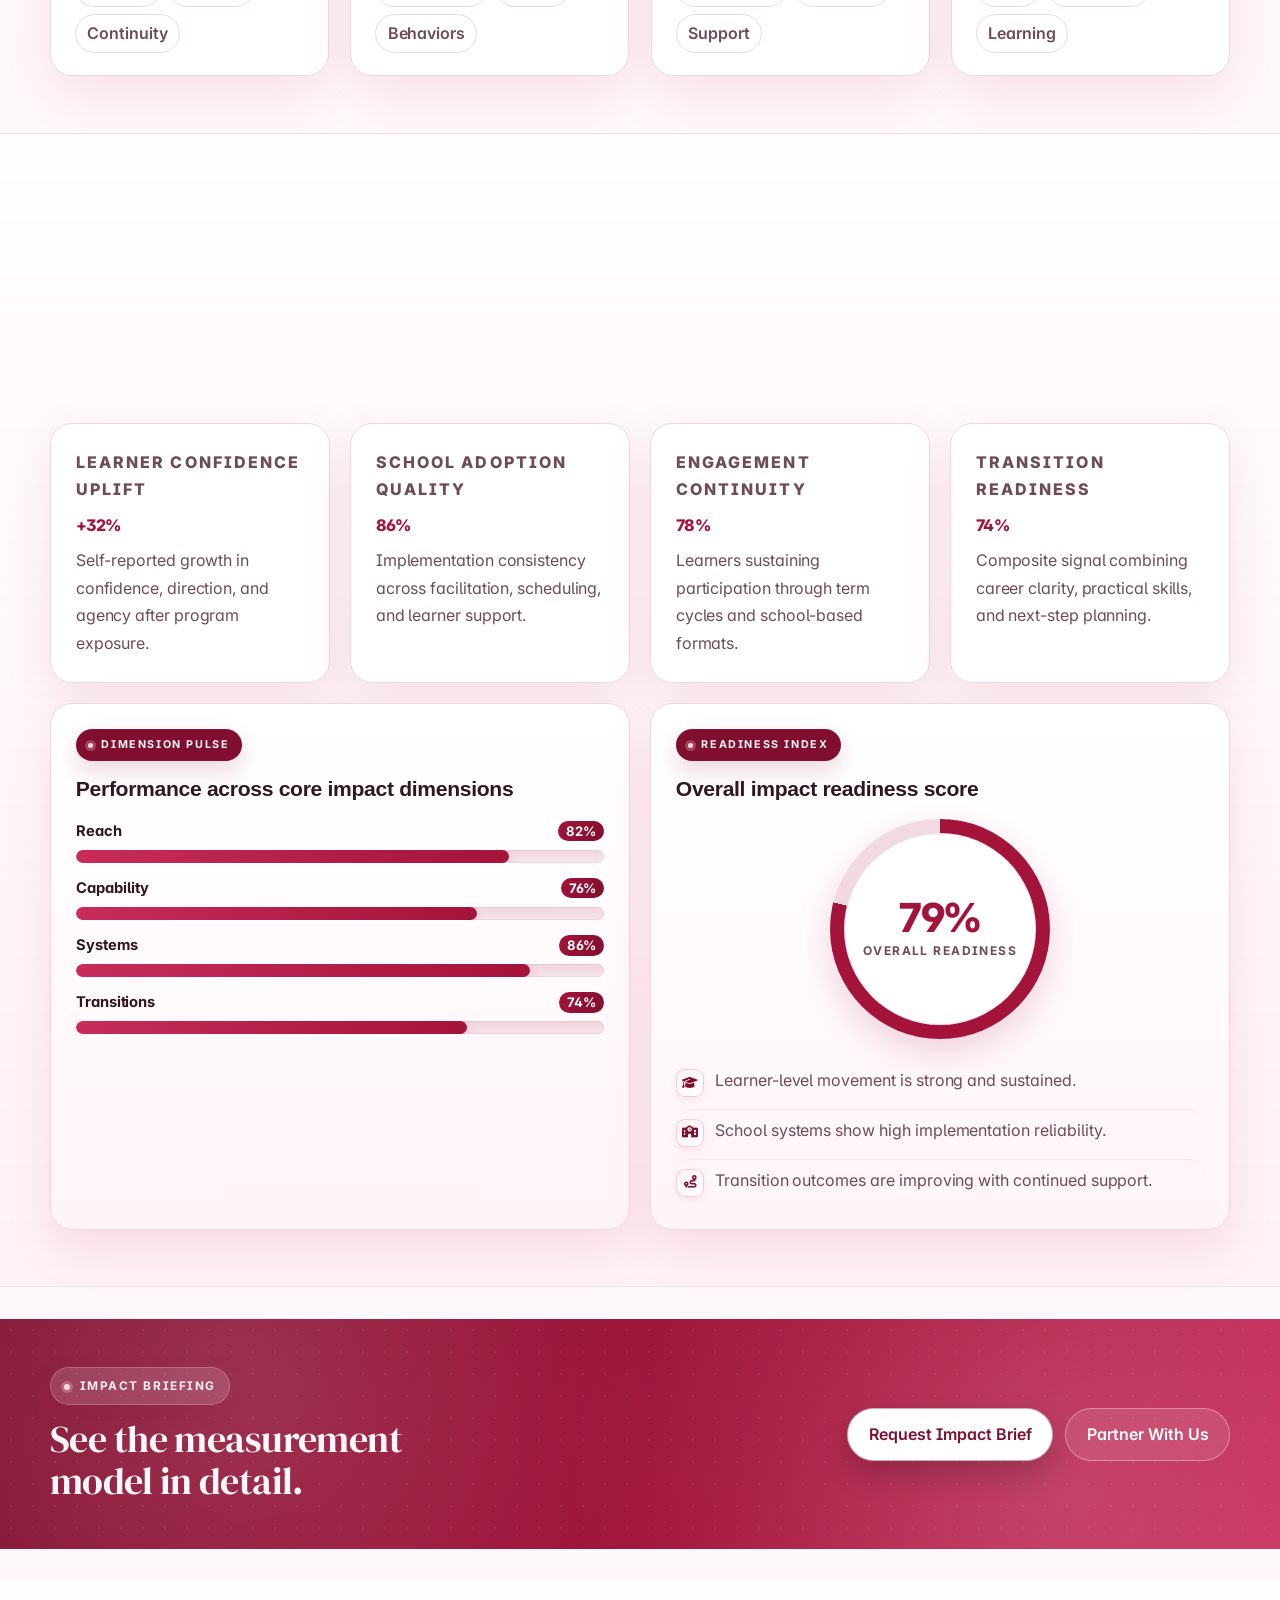
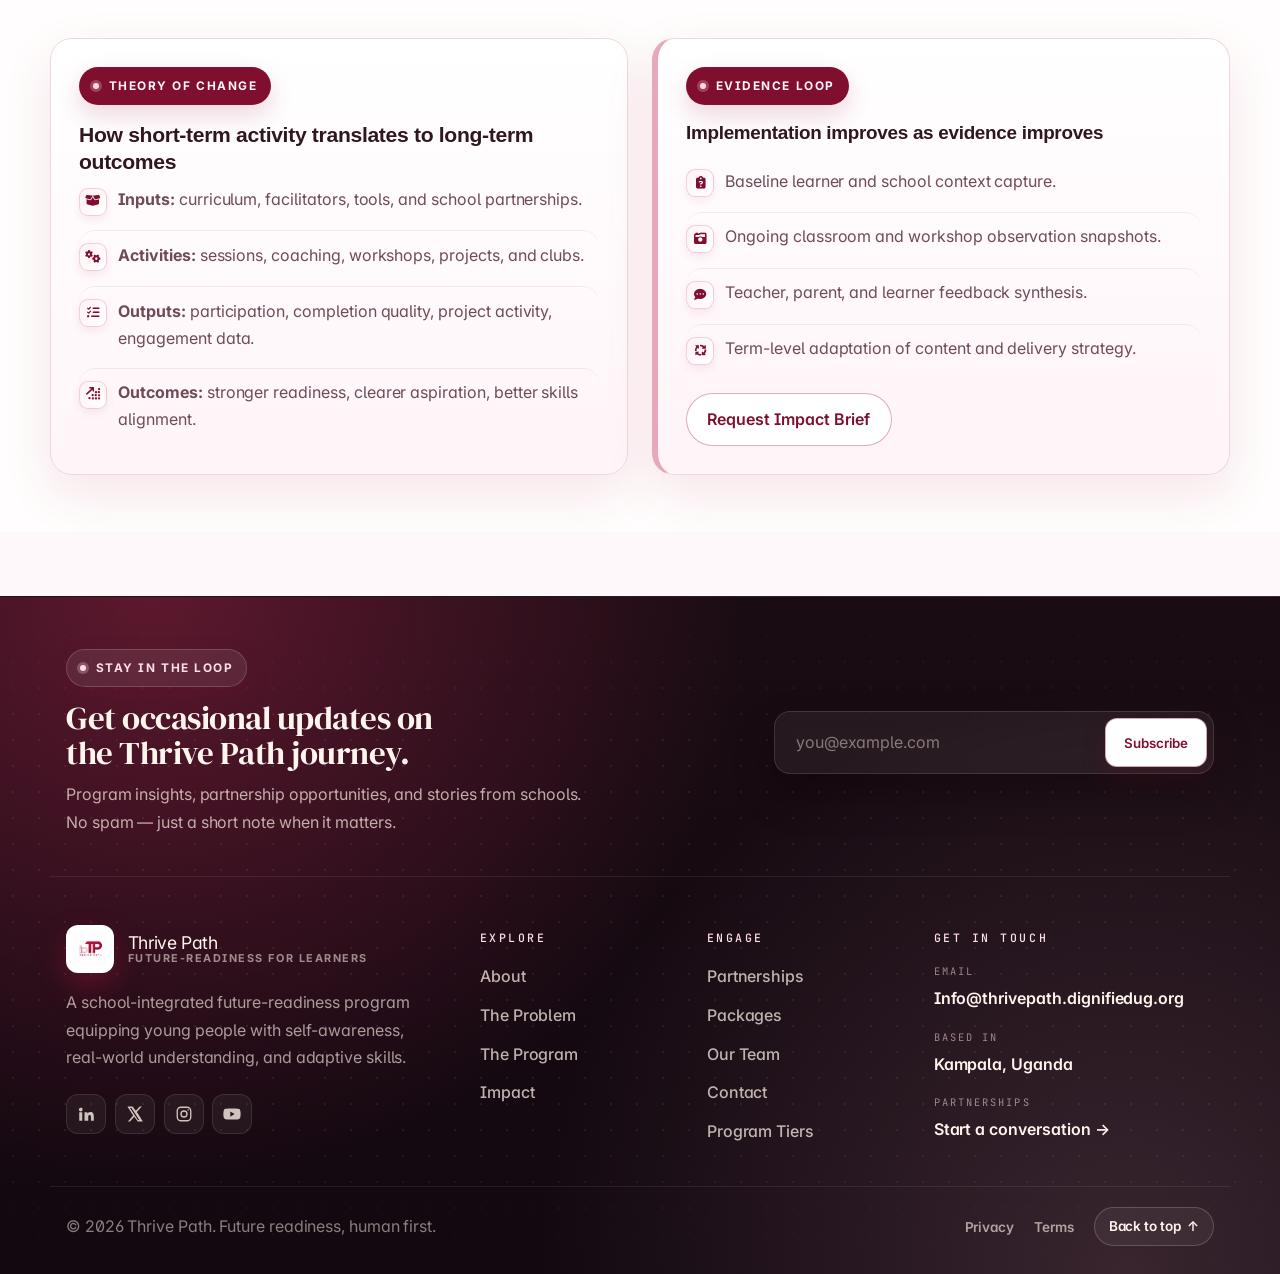
<file: impact.html>
<!DOCTYPE html>
<html lang="en">
<head>
<meta charset="UTF-8" />
<meta name="viewport" content="width=device-width, initial-scale=1.0" />
<title>Thrive Path | Impact</title>
<link rel="icon" type="image/png" sizes="32x32" href="assets/favicon-32.png?v=20260508h" />
<link rel="icon" type="image/png" sizes="16x16" href="assets/favicon-16.png?v=20260508h" />
<link rel="shortcut icon" href="assets/favicon-32.png?v=20260508h" />
<link rel="apple-touch-icon" sizes="180x180" href="assets/apple-touch-icon.png?v=20260508h" />
<link rel="stylesheet" href="styles.css?v=20260426" />
<link rel="stylesheet" href="https://cdnjs.cloudflare.com/ajax/libs/font-awesome/6.5.2/css/all.min.css" />
</head>
<body id="top" class="page-impact">
<nav class="navbar">
  <div class="nav-container">
    <a href="index.html" class="logo">
      <span class="logo-mark logo-mark-image"><img class="logo-image" src="assets/Thrive idpt 03.png" alt="Thrive Path logo" /></span>
      <span class="logo-lockup">
        <span class="logo-text">Thrive Path</span>
        <span class="logo-tag">Future-readiness for learners</span>
      </span>
    </a>
    <button class="nav-toggle" type="button" aria-expanded="false" aria-controls="site-menu" aria-label="Open navigation menu">
      <span class="nav-toggle-bar"></span>
      <span class="nav-toggle-bar"></span>
      <span class="nav-toggle-bar"></span>
    </button>
    <div class="nav-panel" id="site-menu">
      <ul class="nav-links">
        <li><a href="index.html">Home</a></li>
        <li><a href="about.html">About</a></li>
        <li><a href="problem.html">The Problem</a></li>
        <li><a href="program.html">The Program</a></li>
        <li><a href="impact.html" class="active" aria-current="page">Impact</a></li>
        <li><a href="partnerships.html">Partnerships</a></li>
        <li><a href="packages.html">Packages</a></li>
        <li><a href="our-team.html">Our Team</a></li>
      </ul>
      <div class="nav-cta"><a href="contact.html" class="btn-primary">Get in Touch</a></div>
    </div>
  </div>
</nav>
<section class="page-hero">
  <div class="container">
    <p class="eyebrow">Thrive Path</p>
    <h1>The impact we are building toward</h1>
    <p>How Thrive Path creates value for learners, schools, families, and society.</p>
  </div>
</section>

<nav class="anchor-nav" aria-label="On this page">
  <div class="container anchor-nav-inner">
    <span class="anchor-nav-label">On this page</span>
    <ul>
      <li><a href="#strategy">Strategy</a></li>
      <li><a href="#beneficiaries">Who benefits</a></li>
      <li><a href="#scorecard">Scorecard</a></li>
      <li><a href="#infographics">Infographics</a></li>
      <li><a href="#theory">Theory of change</a></li>
    </ul>
  </div>
</nav>

<section class="trust-strip modern-stats">
  <div class="container trust-grid">
    <div class="trust-item stat-cell">
      <span class="stat-label">Dimensions</span>
      <h2>4</h2>
      <p>Measurement areas: reach, capability, systems, and transitions.</p>
    </div>
    <div class="trust-item stat-cell">
      <span class="stat-label">Cycle</span>
      <h2>Termly</h2>
      <p>Feedback and adaptation loop tied to real school calendars.</p>
    </div>
    <div class="trust-item stat-cell">
      <span class="stat-label">Audiences</span>
      <h2>4 Groups</h2>
      <p>Learners, schools, families, and wider society each tracked.</p>
    </div>
    <div class="trust-item stat-cell">
      <span class="stat-label">Horizon</span>
      <h2>Long-term</h2>
      <p>Short-term wins plus compounding readiness indicators.</p>
    </div>
  </div>
</section>

<section id="strategy" class="section impact-intro">
  <div class="container two-column balanced-columns">
    <div class="panel-card split-card split-card--copy">
      <p class="eyebrow">Impact Strategy</p>
      <h2>From learner growth to stronger institutions and communities</h2>
      <p>Thrive Path is built to create practical movement, not inspirational language alone. Our impact model tracks shifts in learner confidence, capability, and direction while helping schools build stronger systems of support.</p>
      <ul class="list impact-list">
        <li><i class="fa-solid fa-user-check" aria-hidden="true"></i><span>Personal growth outcomes in self-awareness, confidence, and resilience.</span></li>
        <li><i class="fa-solid fa-laptop-code" aria-hidden="true"></i><span>Future-ready skill development across communication, digital literacy, and collaboration.</span></li>
        <li><i class="fa-solid fa-school-flag" aria-hidden="true"></i><span>School-level strengthening through facilitation quality and culture shifts.</span></li>
        <li><i class="fa-solid fa-briefcase" aria-hidden="true"></i><span>Longer-term transition signals into work, entrepreneurship, and further learning.</span></li>
      </ul>
      <div class="card-actions">
        <a class="btn btn-outline" href="partnerships.html">Explore Partnerships</a>
      </div>
    </div>
    <div class="content-card split-card split-card--media">
      <div class="image-card media-frame split-visual square framed">
        <img src="assets/After%20class.png" alt="Learners collaborating after class">
        <div class="image-tag"><span class="dot"></span>Evidence in practice</div>
      </div>
      <div class="media-note">
        <p class="eyebrow">Long-term view</p>
        <h3>Impact is strongest when change compounds over time.</h3>
        <p>Our approach combines measurable short-term outcomes with long-range readiness indicators so partners can see what is improving now and what it enables next.</p>
      </div>
      <ul class="list impact-list impact-list-compact">
        <li><i class="fa-solid fa-chart-column" aria-hidden="true"></i><span>Data-informed implementation cycles</span></li>
        <li><i class="fa-solid fa-people-group" aria-hidden="true"></i><span>Human-centered delivery in real school contexts</span></li>
        <li><i class="fa-solid fa-arrows-rotate" aria-hidden="true"></i><span>Continuous feedback and iteration</span></li>
      </ul>
    </div>
  </div>
</section>

<section id="beneficiaries" class="section section-soft has-pattern pattern-dots">
  <div class="container">
    <div class="section-heading center">
      <p class="eyebrow">Who Benefits</p>
      <h2>Value created at every level of the learner's world</h2>
      <p>Impact is distributed, not isolated. Thrive Path is designed to create visible gains for students while strengthening the adults and systems around them.</p>
    </div>
    <div class="card-grid four benefit-grid">
      <article class="audience-card benefit-card">
        <div class="audience-icon" aria-hidden="true">🎓</div>
        <span class="tag-pill">Learners</span>
        <h3>For learners</h3>
        <ul class="list impact-list">
          <li><i class="fa-solid fa-compass" aria-hidden="true"></i><span>Clearer identity, direction, and next-step planning.</span></li>
          <li><i class="fa-solid fa-seedling" aria-hidden="true"></i><span>Stronger resilience, study habits, and agency.</span></li>
          <li><i class="fa-solid fa-comments" aria-hidden="true"></i><span>Better communication and collaborative confidence.</span></li>
        </ul>
      </article>
      <article class="audience-card benefit-card">
        <div class="audience-icon" aria-hidden="true">🏫</div>
        <span class="tag-pill">Schools</span>
        <h3>For schools</h3>
        <ul class="list impact-list">
          <li><i class="fa-solid fa-chart-line" aria-hidden="true"></i><span>Higher learner engagement and attendance quality.</span></li>
          <li><i class="fa-solid fa-users-gear" aria-hidden="true"></i><span>Practical facilitation tools for teachers and counselors.</span></li>
          <li><i class="fa-solid fa-medal" aria-hidden="true"></i><span>Stronger institutional reputation for future-readiness.</span></li>
        </ul>
      </article>
      <article class="audience-card benefit-card">
        <div class="audience-icon" aria-hidden="true">👪</div>
        <span class="tag-pill">Families</span>
        <h3>For families</h3>
        <ul class="list impact-list">
          <li><i class="fa-solid fa-house" aria-hidden="true"></i><span>More meaningful conversations about strengths and goals.</span></li>
          <li><i class="fa-solid fa-link" aria-hidden="true"></i><span>Better connection between school performance and life direction.</span></li>
          <li><i class="fa-solid fa-heart" aria-hidden="true"></i><span>Greater confidence in education investment outcomes.</span></li>
        </ul>
      </article>
      <article class="audience-card benefit-card">
        <div class="audience-icon" aria-hidden="true">🌍</div>
        <span class="tag-pill">Society</span>
        <h3>For society</h3>
        <ul class="list impact-list">
          <li><i class="fa-solid fa-city" aria-hidden="true"></i><span>More adaptable young people entering local economies.</span></li>
          <li><i class="fa-solid fa-lightbulb" aria-hidden="true"></i><span>Higher participation in community problem-solving.</span></li>
          <li><i class="fa-solid fa-earth-africa" aria-hidden="true"></i><span>Stronger long-term human capital development.</span></li>
        </ul>
      </article>
    </div>
  </div>
</section>

<section id="scorecard" class="section impact-metrics">
  <div class="container">
    <div class="section-heading center">
      <p class="eyebrow">Impact Scorecard</p>
      <h2>Designed for measurable movement, not anecdotal reporting</h2>
      <p>The model tracks outcomes across four dimensions so schools and partners can evaluate both quality of delivery and quality of change.</p>
    </div>
    <ol class="journey-grid scorecard-grid">
      <li class="journey-card">
        <div class="journey-step"><span>01</span></div>
        <div class="journey-body">
          <span class="tag-pill">Reach</span>
          <h3>Reach</h3>
          <p>Schools onboarded, learners reached, and participation continuity across terms and cohorts.</p>
          <ul class="tag-row"><li>Schools</li><li>Cohorts</li><li>Continuity</li></ul>
        </div>
      </li>
      <li class="journey-card">
        <div class="journey-step"><span>02</span></div>
        <div class="journey-body">
          <span class="tag-pill">Capability</span>
          <h3>Capability</h3>
          <p>Growth in confidence, communication, digital literacy, and practical readiness behaviors.</p>
          <ul class="tag-row"><li>Confidence</li><li>Digital</li><li>Behaviors</li></ul>
        </div>
      </li>
      <li class="journey-card">
        <div class="journey-step"><span>03</span></div>
        <div class="journey-body">
          <span class="tag-pill">Systems</span>
          <h3>School systems</h3>
          <p>Facilitator readiness, school adoption quality, and visible integration into learner support structures.</p>
          <ul class="tag-row"><li>Facilitators</li><li>Adoption</li><li>Support</li></ul>
        </div>
      </li>
      <li class="journey-card">
        <div class="journey-step"><span>04</span></div>
        <div class="journey-body">
          <span class="tag-pill">Transitions</span>
          <h3>Transition signals</h3>
          <p>Pathways into work, entrepreneurship, further training, and reduced post-school drift.</p>
          <ul class="tag-row"><li>Work</li><li>Enterprise</li><li>Learning</li></ul>
        </div>
      </li>
    </ol>
  </div>
</section>

<section id="infographics" class="section section-soft impact-infographic-section">
  <div class="container">
    <div class="section-heading center">
      <p class="eyebrow">Infographic Snapshot</p>
      <h2>A clearer view of impact performance and trajectory</h2>
      <p>These visuals summarize the current measurement posture across learner growth, implementation quality, and long-term transition outcomes.</p>
    </div>

    <div class="card-grid four impact-kpi-grid">
      <article class="content-card impact-kpi-card">
        <p class="impact-kpi-label">Learner confidence uplift</p>
        <p class="impact-kpi-value">+32%</p>
        <p class="impact-kpi-note">Self-reported growth in confidence, direction, and agency after program exposure.</p>
      </article>
      <article class="content-card impact-kpi-card">
        <p class="impact-kpi-label">School adoption quality</p>
        <p class="impact-kpi-value">86%</p>
        <p class="impact-kpi-note">Implementation consistency across facilitation, scheduling, and learner support.</p>
      </article>
      <article class="content-card impact-kpi-card">
        <p class="impact-kpi-label">Engagement continuity</p>
        <p class="impact-kpi-value">78%</p>
        <p class="impact-kpi-note">Learners sustaining participation through term cycles and school-based formats.</p>
      </article>
      <article class="content-card impact-kpi-card">
        <p class="impact-kpi-label">Transition readiness</p>
        <p class="impact-kpi-value">74%</p>
        <p class="impact-kpi-note">Composite signal combining career clarity, practical skills, and next-step planning.</p>
      </article>
    </div>

    <div class="two-column impact-infographic-panels">
      <article class="panel-card impact-infographic-panel">
        <p class="eyebrow">Dimension Pulse</p>
        <h3>Performance across core impact dimensions</h3>
        <div class="impact-bars" role="img" aria-label="Impact dimensions with scores: Reach 82 percent, Capability 76 percent, Systems 86 percent, Transitions 74 percent">
          <div class="impact-bar-row">
            <div class="impact-bar-head"><span>Reach</span><strong>82%</strong></div>
            <div class="impact-bar-track"><span class="impact-bar-fill" style="--value:82%"></span></div>
          </div>
          <div class="impact-bar-row">
            <div class="impact-bar-head"><span>Capability</span><strong>76%</strong></div>
            <div class="impact-bar-track"><span class="impact-bar-fill" style="--value:76%"></span></div>
          </div>
          <div class="impact-bar-row">
            <div class="impact-bar-head"><span>Systems</span><strong>86%</strong></div>
            <div class="impact-bar-track"><span class="impact-bar-fill" style="--value:86%"></span></div>
          </div>
          <div class="impact-bar-row">
            <div class="impact-bar-head"><span>Transitions</span><strong>74%</strong></div>
            <div class="impact-bar-track"><span class="impact-bar-fill" style="--value:74%"></span></div>
          </div>
        </div>
      </article>

      <article class="panel-card impact-infographic-panel impact-readiness-panel">
        <p class="eyebrow">Readiness Index</p>
        <h3>Overall impact readiness score</h3>
        <div class="impact-readiness-ring" role="img" aria-label="Overall impact readiness score 79 percent">
          <div class="impact-readiness-core">
            <strong>79%</strong>
            <span>overall readiness</span>
          </div>
        </div>
        <ul class="list impact-list impact-list-compact">
          <li><i class="fa-solid fa-graduation-cap" aria-hidden="true"></i><span>Learner-level movement is strong and sustained.</span></li>
          <li><i class="fa-solid fa-school" aria-hidden="true"></i><span>School systems show high implementation reliability.</span></li>
          <li><i class="fa-solid fa-route" aria-hidden="true"></i><span>Transition outcomes are improving with continued support.</span></li>
        </ul>
      </article>
    </div>
  </div>
</section>

<section class="cta-ribbon">
  <div class="container cta-ribbon-inner">
    <div>
      <p class="eyebrow eyebrow-light">Impact briefing</p>
      <h3>See the measurement model in detail.</h3>
    </div>
    <div class="cta-ribbon-actions">
      <a href="contact.html" class="btn btn-solid">Request Impact Brief</a>
      <a href="partnerships.html" class="btn btn-ghost-light">Partner With Us</a>
    </div>
  </div>
</section>

<section id="theory" class="section section-light">
  <div class="container two-column">
    <div class="panel-card">
      <p class="eyebrow">Theory of Change</p>
      <h3>How short-term activity translates to long-term outcomes</h3>
      <ul class="list impact-list">
        <li><i class="fa-solid fa-box-open" aria-hidden="true"></i><span><strong>Inputs:</strong> curriculum, facilitators, tools, and school partnerships.</span></li>
        <li><i class="fa-solid fa-gears" aria-hidden="true"></i><span><strong>Activities:</strong> sessions, coaching, workshops, projects, and clubs.</span></li>
        <li><i class="fa-solid fa-list-check" aria-hidden="true"></i><span><strong>Outputs:</strong> participation, completion quality, project activity, engagement data.</span></li>
        <li><i class="fa-solid fa-arrow-up-right-dots" aria-hidden="true"></i><span><strong>Outcomes:</strong> stronger readiness, clearer aspiration, better skills alignment.</span></li>
      </ul>
    </div>
    <div class="quote-card">
      <p class="eyebrow">Evidence Loop</p>
      <h3>Implementation improves as evidence improves</h3>
      <ul class="list impact-list">
        <li><i class="fa-solid fa-clipboard-question" aria-hidden="true"></i><span>Baseline learner and school context capture.</span></li>
        <li><i class="fa-solid fa-camera-retro" aria-hidden="true"></i><span>Ongoing classroom and workshop observation snapshots.</span></li>
        <li><i class="fa-solid fa-comment-dots" aria-hidden="true"></i><span>Teacher, parent, and learner feedback synthesis.</span></li>
        <li><i class="fa-solid fa-arrows-spin" aria-hidden="true"></i><span>Term-level adaptation of content and delivery strategy.</span></li>
      </ul>
      <div class="card-actions">
        <a class="btn btn-outline" href="contact.html">Request Impact Brief</a>
      </div>
    </div>
  </div>
</section>

<footer class="site-footer">
  <div class="footer-wash" aria-hidden="true"></div>
  <div class="container footer-cta">
    <div class="footer-cta-copy">
      <p class="eyebrow eyebrow-light">Stay in the loop</p>
      <h2>Get occasional updates on the Thrive Path journey.</h2>
      <p>Program insights, partnership opportunities, and stories from schools. No spam &mdash; just a short note when it matters.</p>
    </div>
    <form class="footer-subscribe" onsubmit="event.preventDefault(); this.querySelector('.footer-subscribe-msg').hidden=false; this.reset();">
      <label class="sr-only" for="footer-email">Email address</label>
      <div class="footer-subscribe-row">
        <input id="footer-email" type="email" name="email" placeholder="you@example.com" required autocomplete="email" />
        <button type="submit" class="btn btn-solid">Subscribe</button>
      </div>
      <p class="footer-subscribe-msg" hidden>Thanks &mdash; we&rsquo;ll be in touch.</p>
    </form>
  </div>

  <div class="container footer-grid">
    <div class="footer-brand-col">
      <div class="footer-brand">
        <span class="logo-mark logo-mark-image"><img class="logo-image" src="assets/Thrive idpt 03.png" alt="Thrive Path logo" /></span>
        <span class="footer-brand-text">
          <span class="logo-text">Thrive Path</span>
          <span class="logo-tag">Future-readiness for learners</span>
        </span>
      </div>
      <p class="footer-text">A school-integrated future-readiness program equipping young people with self-awareness, real-world understanding, and adaptive skills.</p>
      <ul class="footer-social" aria-label="Social links">
        <li><a href="https://www.linkedin.com/in/thrivepath-idtp-9a2949405/" aria-label="LinkedIn" title="LinkedIn" target="_blank" rel="noopener noreferrer"><svg viewBox="0 0 24 24" width="18" height="18" fill="currentColor" aria-hidden="true"><path d="M4.98 3.5A2.5 2.5 0 1 1 5 8.5a2.5 2.5 0 0 1-.02-5zM3 9.75h4V21H3zM10 9.75h3.8v1.55h.05c.53-.95 1.83-1.95 3.77-1.95 4.03 0 4.78 2.55 4.78 5.87V21H18.6v-4.9c0-1.17-.02-2.68-1.67-2.68-1.67 0-1.93 1.27-1.93 2.59V21H10z"/></svg></a></li>
        <li><a href="https://x.com/thrivepath_idtp" aria-label="X" title="X" target="_blank" rel="noopener noreferrer"><svg viewBox="0 0 24 24" width="18" height="18" fill="currentColor" aria-hidden="true"><path d="M18.244 2H21l-6.52 7.45L22.5 22h-6.77l-4.79-6.24L5.3 22H2.54l6.99-7.98L1.9 2h6.91l4.33 5.73L18.244 2zm-2.37 18h1.86L7.24 4H5.28l10.595 16z"/></svg></a></li>
        <li><a href="https://www.instagram.com/thrivepath_idtp" aria-label="Instagram" title="Instagram" target="_blank" rel="noopener noreferrer"><svg viewBox="0 0 24 24" width="18" height="18" fill="none" stroke="currentColor" stroke-width="1.8" aria-hidden="true"><rect x="3" y="3" width="18" height="18" rx="5"/><circle cx="12" cy="12" r="4"/><circle cx="17.5" cy="6.5" r="1" fill="currentColor" stroke="none"/></svg></a></li>
        <li><a href="https://www.youtube.com/@Thrivepathofficial" aria-label="YouTube" title="YouTube" target="_blank" rel="noopener noreferrer"><svg viewBox="0 0 24 24" width="18" height="18" fill="currentColor" aria-hidden="true"><path d="M23 7.2a3 3 0 0 0-2.1-2.1C19.1 4.6 12 4.6 12 4.6s-7.1 0-8.9.5A3 3 0 0 0 1 7.2C.5 9 .5 12 .5 12s0 3 .5 4.8a3 3 0 0 0 2.1 2.1c1.8.5 8.9.5 8.9.5s7.1 0 8.9-.5a3 3 0 0 0 2.1-2.1c.5-1.8.5-4.8.5-4.8s0-3-.5-4.8zM9.75 15.5v-7L15.5 12z"/></svg></a></li>
      </ul>
    </div>

    <div class="footer-col">
      <h4>Explore</h4>
      <ul class="footer-links">
        <li><a href="about.html">About</a></li>
        <li><a href="problem.html">The Problem</a></li>
        <li><a href="program.html">The Program</a></li>
        <li><a href="impact.html">Impact</a></li>
      </ul>
    </div>

    <div class="footer-col">
      <h4>Engage</h4>
      <ul class="footer-links">
        <li><a href="partnerships.html">Partnerships</a></li>
        <li><a href="packages.html">Packages</a></li>
        <li><a href="our-team.html">Our Team</a></li>
        <li><a href="contact.html">Contact</a></li>
        <li><a href="packages.html#pricing">Program Tiers</a></li>
      </ul>
    </div>

    <div class="footer-col footer-contact">
      <h4>Get in touch</h4>
      <ul class="footer-contact-list">
        <li>
          <span class="footer-contact-label">Email</span>
          <a href="mailto:Info@thrivepath.dignifiedug.org">Info@thrivepath.dignifiedug.org</a>
        </li>
        <li>
          <span class="footer-contact-label">Based in</span>
          <span>Kampala, Uganda</span>
        </li>
        <li>
          <span class="footer-contact-label">Partnerships</span>
          <a href="contact.html">Start a conversation &rarr;</a>
        </li>
      </ul>
    </div>
  </div>

  <div class="container footer-bottom">
    <p>&copy; 2026 Thrive Path. Future readiness, human first.</p>
    <ul class="footer-meta">
      <li><a href="#">Privacy</a></li>
      <li><a href="#">Terms</a></li>
      <li><a href="#top" class="footer-top">Back to top <span aria-hidden="true">&uarr;</span></a></li>
    </ul>
  </div>
</footer>
<script src="script.js?v=20260427"></script>
</body>
</html>
</file>
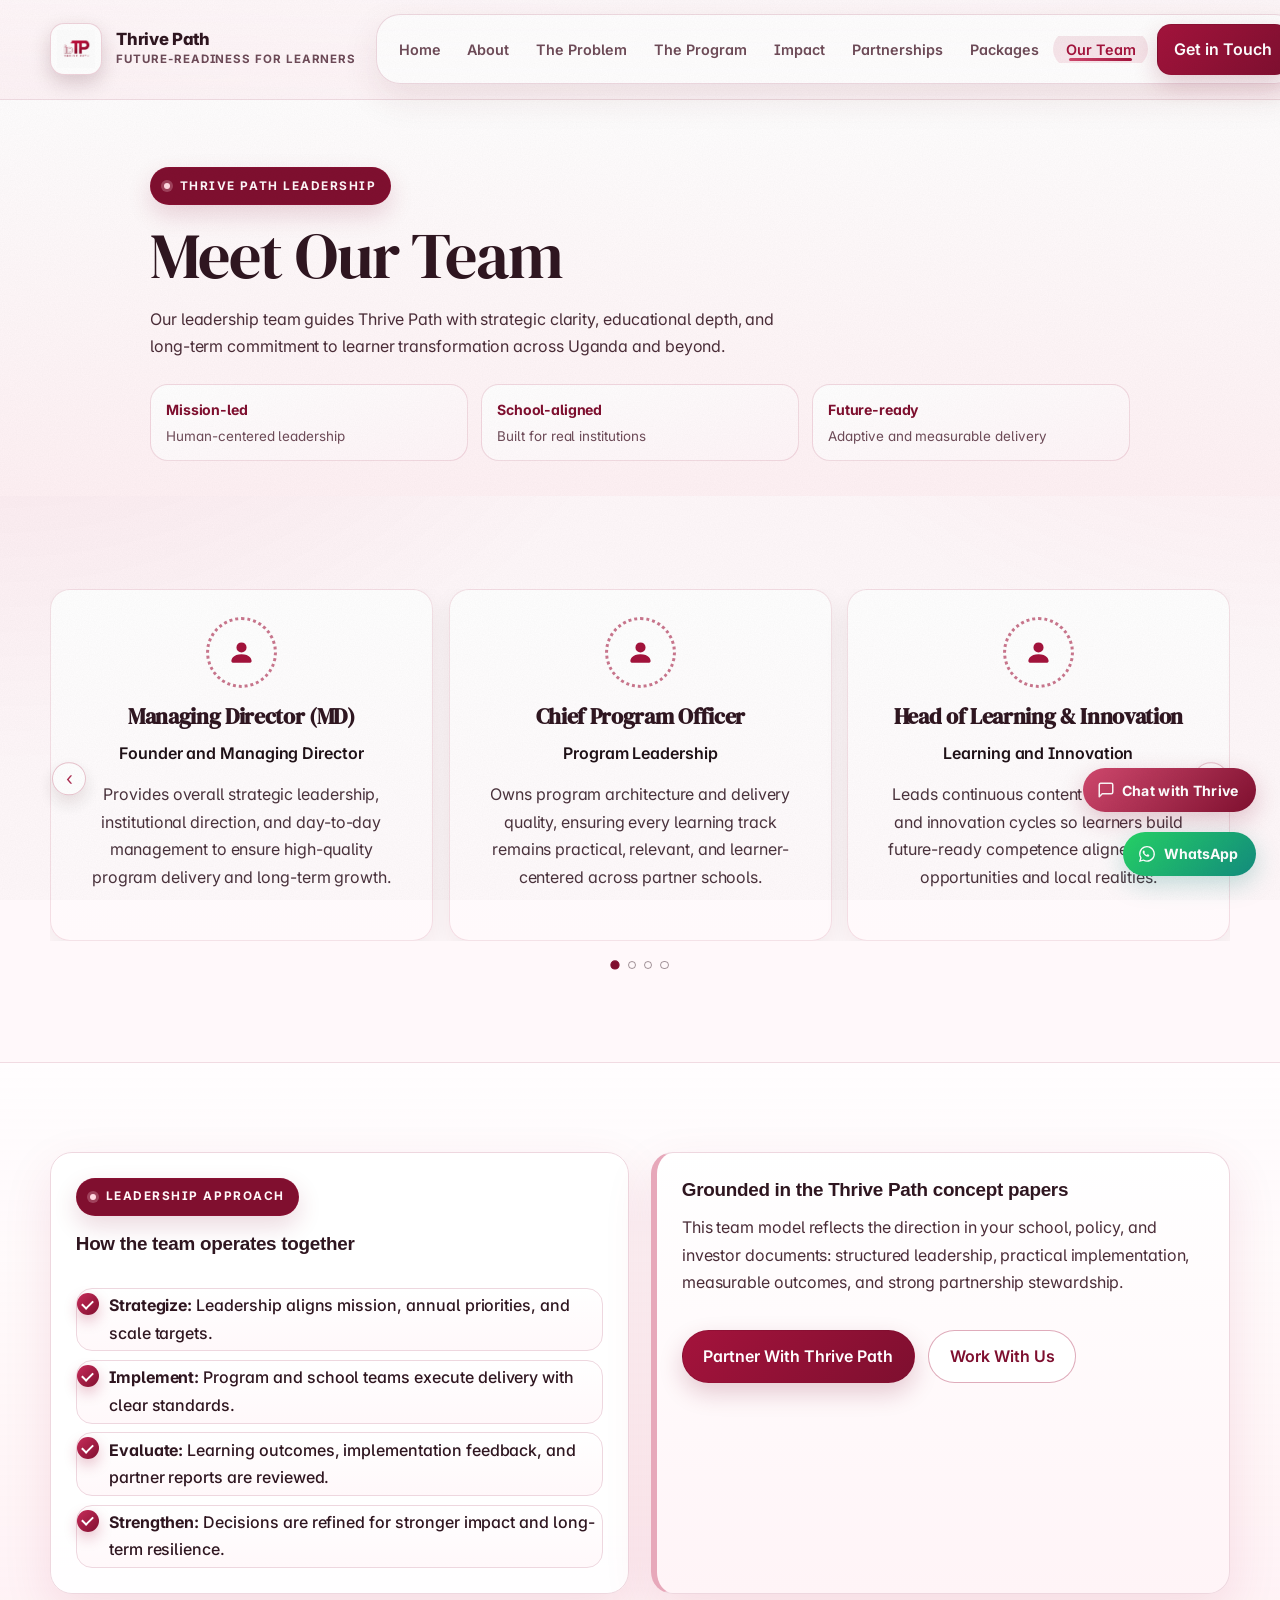
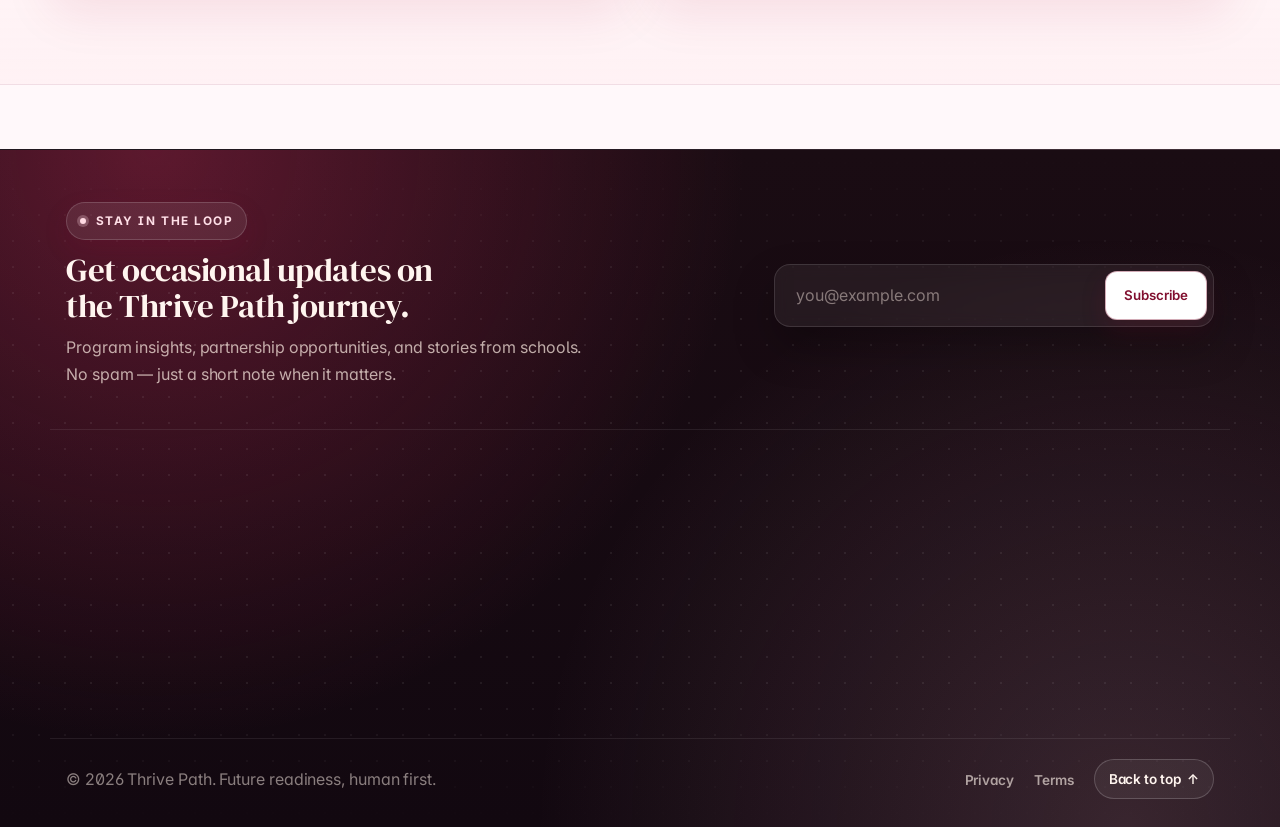
<file: our-team.html>
<!DOCTYPE html>
<html lang="en">
<head>
<meta charset="UTF-8" />
<meta name="viewport" content="width=device-width, initial-scale=1.0" />
<title>Thrive Path | Our Team</title>
<link rel="icon" type="image/png" sizes="32x32" href="assets/favicon-32.png?v=20260508h" />
<link rel="icon" type="image/png" sizes="16x16" href="assets/favicon-16.png?v=20260508h" />
<link rel="shortcut icon" href="assets/favicon-32.png?v=20260508h" />
<link rel="apple-touch-icon" sizes="180x180" href="assets/apple-touch-icon.png?v=20260508h" />
<link rel="stylesheet" href="styles.css?v=20260426" />
</head>
<body id="top" class="page-teams page-about-team">
<nav class="navbar">
  <div class="nav-container">
    <a href="index.html" class="logo">
      <span class="logo-mark logo-mark-image"><img class="logo-image" src="assets/Thrive idpt 03.png" alt="Thrive Path logo" /></span>
      <span class="logo-lockup">
        <span class="logo-text">Thrive Path</span>
        <span class="logo-tag">Future-readiness for learners</span>
      </span>
    </a>
    <button class="nav-toggle" type="button" aria-expanded="false" aria-controls="site-menu" aria-label="Open navigation menu">
      <span class="nav-toggle-bar"></span>
      <span class="nav-toggle-bar"></span>
      <span class="nav-toggle-bar"></span>
    </button>
    <div class="nav-panel" id="site-menu">
      <ul class="nav-links">
        <li><a href="index.html">Home</a></li>
        <li><a href="about.html">About</a></li>
        <li><a href="problem.html">The Problem</a></li>
        <li><a href="program.html">The Program</a></li>
        <li><a href="impact.html">Impact</a></li>
        <li><a href="partnerships.html">Partnerships</a></li>
        <li><a href="packages.html">Packages</a></li>
        <li><a href="our-team.html" class="active" aria-current="page">Our Team</a></li>
      </ul>
      <div class="nav-cta"><a href="contact.html" class="btn-primary">Get in Touch</a></div>
    </div>
  </div>
</nav>

<section class="page-hero">
  <div class="container team-hero-shell">
    <p class="eyebrow">Thrive Path Leadership</p>
    <h1>Meet Our Team</h1>
    <p>Our leadership team guides Thrive Path with strategic clarity, educational depth, and long-term commitment to learner transformation across Uganda and beyond.</p>
    <div class="team-hero-metrics" aria-label="Leadership highlights">
      <div class="team-hero-metric"><strong>Mission-led</strong><span>Human-centered leadership</span></div>
      <div class="team-hero-metric"><strong>School-aligned</strong><span>Built for real institutions</span></div>
      <div class="team-hero-metric"><strong>Future-ready</strong><span>Adaptive and measurable delivery</span></div>
    </div>
  </div>
</section>

<section class="section">
  <div class="container team-carousel" data-team-carousel>
    <div class="team-carousel-controls">
      <button class="team-carousel-arrow team-carousel-prev" type="button" aria-label="Previous team members">
        <span aria-hidden="true">‹</span>
      </button>
      <button class="team-carousel-arrow team-carousel-next" type="button" aria-label="Next team members">
        <span aria-hidden="true">›</span>
      </button>
    </div>
    <div class="card-grid team-grid" id="team-carousel-track">
      <article class="content-card team-member-card">
        <div class="team-member-avatar" aria-hidden="true"></div>
        <h3>Managing Director (MD)</h3>
        <p class="team-member-role">Founder and Managing Director</p>
        <p class="team-member-summary">Provides overall strategic leadership, institutional direction, and day-to-day management to ensure high-quality program delivery and long-term growth.</p>
      </article>

      <article class="content-card team-member-card">
        <div class="team-member-avatar" aria-hidden="true"></div>
        <h3>Chief Program Officer</h3>
        <p class="team-member-role">Program Leadership</p>
        <p class="team-member-summary">Owns program architecture and delivery quality, ensuring every learning track remains practical, relevant, and learner-centered across partner schools.</p>
      </article>

      <article class="content-card team-member-card">
        <div class="team-member-avatar" aria-hidden="true"></div>
        <h3>Head of Learning & Innovation</h3>
        <p class="team-member-role">Learning and Innovation</p>
        <p class="team-member-summary">Leads continuous content improvement and innovation cycles so learners build future-ready competence aligned to real opportunities and local realities.</p>
      </article>

      <article class="content-card team-member-card">
        <div class="team-member-avatar" aria-hidden="true"></div>
        <h3>Partnerships & Impact Director</h3>
        <p class="team-member-role">Partnerships and Impact</p>
        <p class="team-member-summary">Builds and stewards collaborations with schools, institutions, and partners while translating implementation into measurable outcomes and impact reporting.</p>
      </article>

      <article class="content-card team-member-card">
        <div class="team-member-avatar" aria-hidden="true"></div>
        <h3>Monitoring & Evaluation Lead</h3>
        <p class="team-member-role">Impact Measurement</p>
        <p class="team-member-summary">Designs monitoring frameworks, tracks learner and school outcomes, and supports evidence-based reporting for partners, schools, and program improvement cycles.</p>
      </article>

      <article class="content-card team-member-card">
        <div class="team-member-avatar" aria-hidden="true"></div>
        <h3>School Partnerships Coordinator</h3>
        <p class="team-member-role">School Engagement</p>
        <p class="team-member-summary">Coordinates onboarding and support for partner schools, aligns implementation plans with school realities, and ensures smooth communication across stakeholders.</p>
      </article>

      <article class="content-card team-member-card">
        <div class="team-member-avatar" aria-hidden="true"></div>
        <h3>Training & Capacity Lead</h3>
        <p class="team-member-role">Facilitator Development</p>
        <p class="team-member-summary">Leads training programs for teachers, counsellors, and facilitators, including onboarding, refresher modules, and practical delivery coaching.</p>
      </article>

      <article class="content-card team-member-card">
        <div class="team-member-avatar" aria-hidden="true"></div>
        <h3>Digital Learning & Analytics Lead</h3>
        <p class="team-member-role">Data and Learning Tools</p>
        <p class="team-member-summary">Oversees digital tools and analytics dashboards that support delivery visibility, learner engagement tracking, and real-time decision-making.</p>
      </article>

      <article class="content-card team-member-card">
        <div class="team-member-avatar" aria-hidden="true"></div>
        <h3>Curriculum Development Lead</h3>
        <p class="team-member-role">Content Quality</p>
        <p class="team-member-summary">Maintains and updates Thrive Path modules to keep content practical, locally relevant, and aligned with future-ready skills and opportunities.</p>
      </article>

      <article class="content-card team-member-card">
        <div class="team-member-avatar" aria-hidden="true"></div>
        <h3>Innovation & AI Labs Coordinator</h3>
        <p class="team-member-role">Innovation Programs</p>
        <p class="team-member-summary">Coordinates innovation challenges and AI learning activities, helping schools implement safe, practical, and high-impact technology experiences.</p>
      </article>
    </div>
    <div class="team-carousel-dots" aria-label="Team member slider navigation"></div>
  </div>
</section>

<section class="section section-soft">
  <div class="container two-column balanced-columns team-bottom-grid">
    <div class="content-card">
      <p class="eyebrow">Leadership approach</p>
      <h3>How the team operates together</h3>
      <ul class="list checklist">
        <li><strong>Strategize:</strong> Leadership aligns mission, annual priorities, and scale targets.</li>
        <li><strong>Implement:</strong> Program and school teams execute delivery with clear standards.</li>
        <li><strong>Evaluate:</strong> Learning outcomes, implementation feedback, and partner reports are reviewed.</li>
        <li><strong>Strengthen:</strong> Decisions are refined for stronger impact and long-term resilience.</li>
      </ul>
    </div>
    <div class="quote-card">
      <h3>Grounded in the Thrive Path concept papers</h3>
      <p>This team model reflects the direction in your school, policy, and investor documents: structured leadership, practical implementation, measurable outcomes, and strong partnership stewardship.</p>
      <div class="card-actions">
        <a class="btn btn-solid" href="partnerships.html">Partner With Thrive Path</a>
        <a class="btn btn-outline" href="contact.html">Work With Us</a>
      </div>
    </div>
  </div>
</section>

<footer class="site-footer">
  <div class="footer-wash" aria-hidden="true"></div>
  <div class="container footer-cta">
    <div class="footer-cta-copy">
      <p class="eyebrow eyebrow-light">Stay in the loop</p>
      <h2>Get occasional updates on the Thrive Path journey.</h2>
      <p>Program insights, partnership opportunities, and stories from schools. No spam &mdash; just a short note when it matters.</p>
    </div>
    <form class="footer-subscribe" onsubmit="event.preventDefault(); this.querySelector('.footer-subscribe-msg').hidden=false; this.reset();">
      <label class="sr-only" for="footer-email">Email address</label>
      <div class="footer-subscribe-row">
        <input id="footer-email" type="email" name="email" placeholder="you@example.com" required autocomplete="email" />
        <button type="submit" class="btn btn-solid">Subscribe</button>
      </div>
      <p class="footer-subscribe-msg" hidden>Thanks &mdash; we&rsquo;ll be in touch.</p>
    </form>
  </div>

  <div class="container footer-grid">
    <div class="footer-brand-col">
      <div class="footer-brand">
        <span class="logo-mark logo-mark-image"><img class="logo-image" src="assets/Thrive idpt 03.png" alt="Thrive Path logo" /></span>
        <span class="footer-brand-text">
          <span class="logo-text">Thrive Path</span>
          <span class="logo-tag">Future-readiness for learners</span>
        </span>
      </div>
      <p class="footer-text">A school-integrated future-readiness program equipping young people with self-awareness, real-world understanding, and adaptive skills.</p>
      <ul class="footer-social" aria-label="Social links">
        <li><a href="https://www.linkedin.com/in/thrivepath-idtp-9a2949405/" aria-label="LinkedIn" title="LinkedIn" target="_blank" rel="noopener noreferrer"><svg viewBox="0 0 24 24" width="18" height="18" fill="currentColor" aria-hidden="true"><path d="M4.98 3.5A2.5 2.5 0 1 1 5 8.5a2.5 2.5 0 0 1-.02-5zM3 9.75h4V21H3zM10 9.75h3.8v1.55h.05c.53-.95 1.83-1.95 3.77-1.95 4.03 0 4.78 2.55 4.78 5.87V21H18.6v-4.9c0-1.17-.02-2.68-1.67-2.68-1.67 0-1.93 1.27-1.93 2.59V21H10z"/></svg></a></li>
        <li><a href="https://x.com/thrivepath_idtp" aria-label="X" title="X" target="_blank" rel="noopener noreferrer"><svg viewBox="0 0 24 24" width="18" height="18" fill="currentColor" aria-hidden="true"><path d="M18.244 2H21l-6.52 7.45L22.5 22h-6.77l-4.79-6.24L5.3 22H2.54l6.99-7.98L1.9 2h6.91l4.33 5.73L18.244 2zm-2.37 18h1.86L7.24 4H5.28l10.595 16z"/></svg></a></li>
        <li><a href="https://www.instagram.com/thrivepath_idtp" aria-label="Instagram" title="Instagram" target="_blank" rel="noopener noreferrer"><svg viewBox="0 0 24 24" width="18" height="18" fill="none" stroke="currentColor" stroke-width="1.8" aria-hidden="true"><rect x="3" y="3" width="18" height="18" rx="5"/><circle cx="12" cy="12" r="4"/><circle cx="17.5" cy="6.5" r="1" fill="currentColor" stroke="none"/></svg></a></li>
        <li><a href="https://www.youtube.com/@Thrivepathofficial" aria-label="YouTube" title="YouTube" target="_blank" rel="noopener noreferrer"><svg viewBox="0 0 24 24" width="18" height="18" fill="currentColor" aria-hidden="true"><path d="M23 7.2a3 3 0 0 0-2.1-2.1C19.1 4.6 12 4.6 12 4.6s-7.1 0-8.9.5A3 3 0 0 0 1 7.2C.5 9 .5 12 .5 12s0 3 .5 4.8a3 3 0 0 0 2.1 2.1c1.8.5 8.9.5 8.9.5s7.1 0 8.9-.5a3 3 0 0 0 2.1-2.1c.5-1.8.5-4.8.5-4.8s0-3-.5-4.8zM9.75 15.5v-7L15.5 12z"/></svg></a></li>
      </ul>
    </div>

    <div class="footer-col">
      <h4>Explore</h4>
      <ul class="footer-links">
        <li><a href="about.html">About</a></li>
        <li><a href="problem.html">The Problem</a></li>
        <li><a href="program.html">The Program</a></li>
        <li><a href="impact.html">Impact</a></li>
        <li><a href="our-team.html">Our Team</a></li>
      </ul>
    </div>

    <div class="footer-col">
      <h4>Engage</h4>
      <ul class="footer-links">
        <li><a href="partnerships.html">Partnerships</a></li>
        <li><a href="packages.html">Packages</a></li>
        <li><a href="contact.html">Contact</a></li>
      
        <li><a href="packages.html#pricing">Program Tiers</a></li></ul>
    </div>
  </div>

  <div class="container footer-bottom">
    <p>&copy; 2026 Thrive Path. Future readiness, human first.</p>
    <ul class="footer-meta">
      <li><a href="#">Privacy</a></li>
      <li><a href="#">Terms</a></li>
      <li><a href="#top" class="footer-top">Back to top <span aria-hidden="true">&uarr;</span></a></li>
    </ul>
  </div>
</footer>
<script src="script.js?v=20260427"></script>
</body>
</html>
</file>
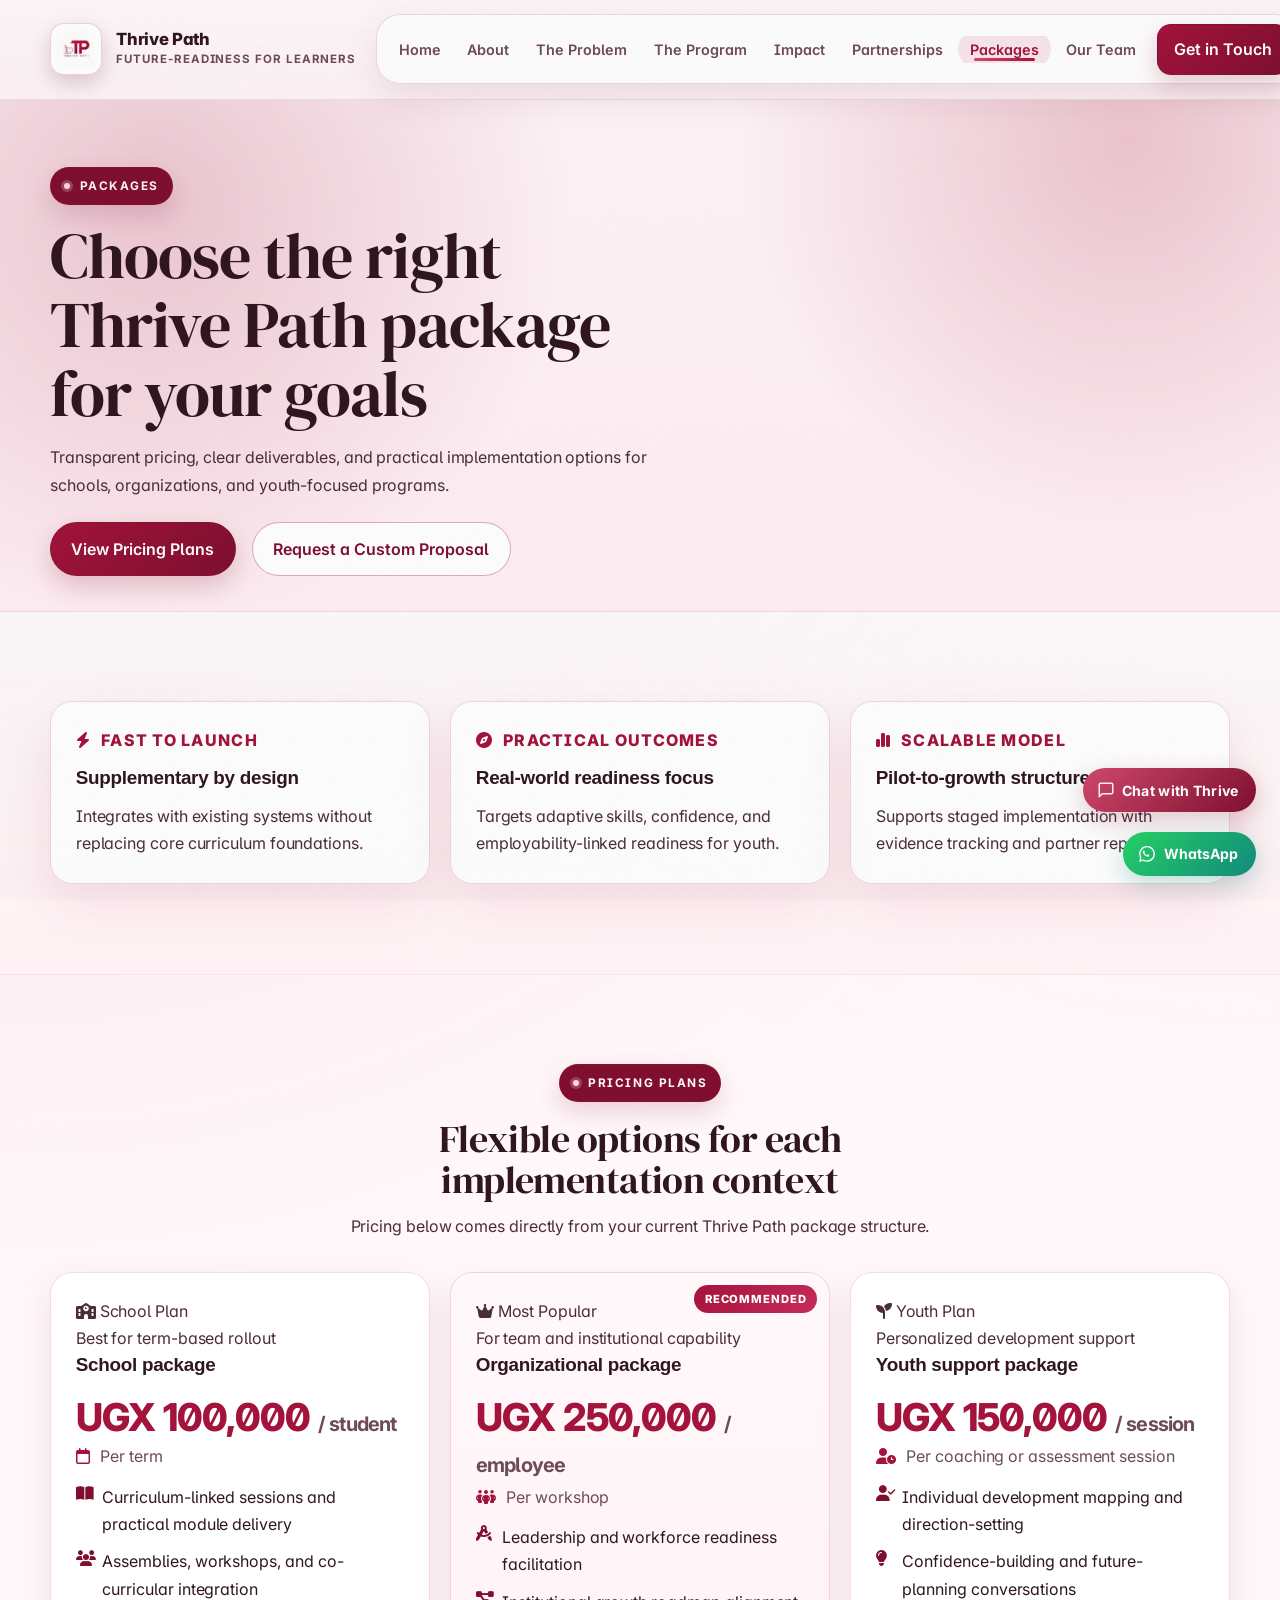
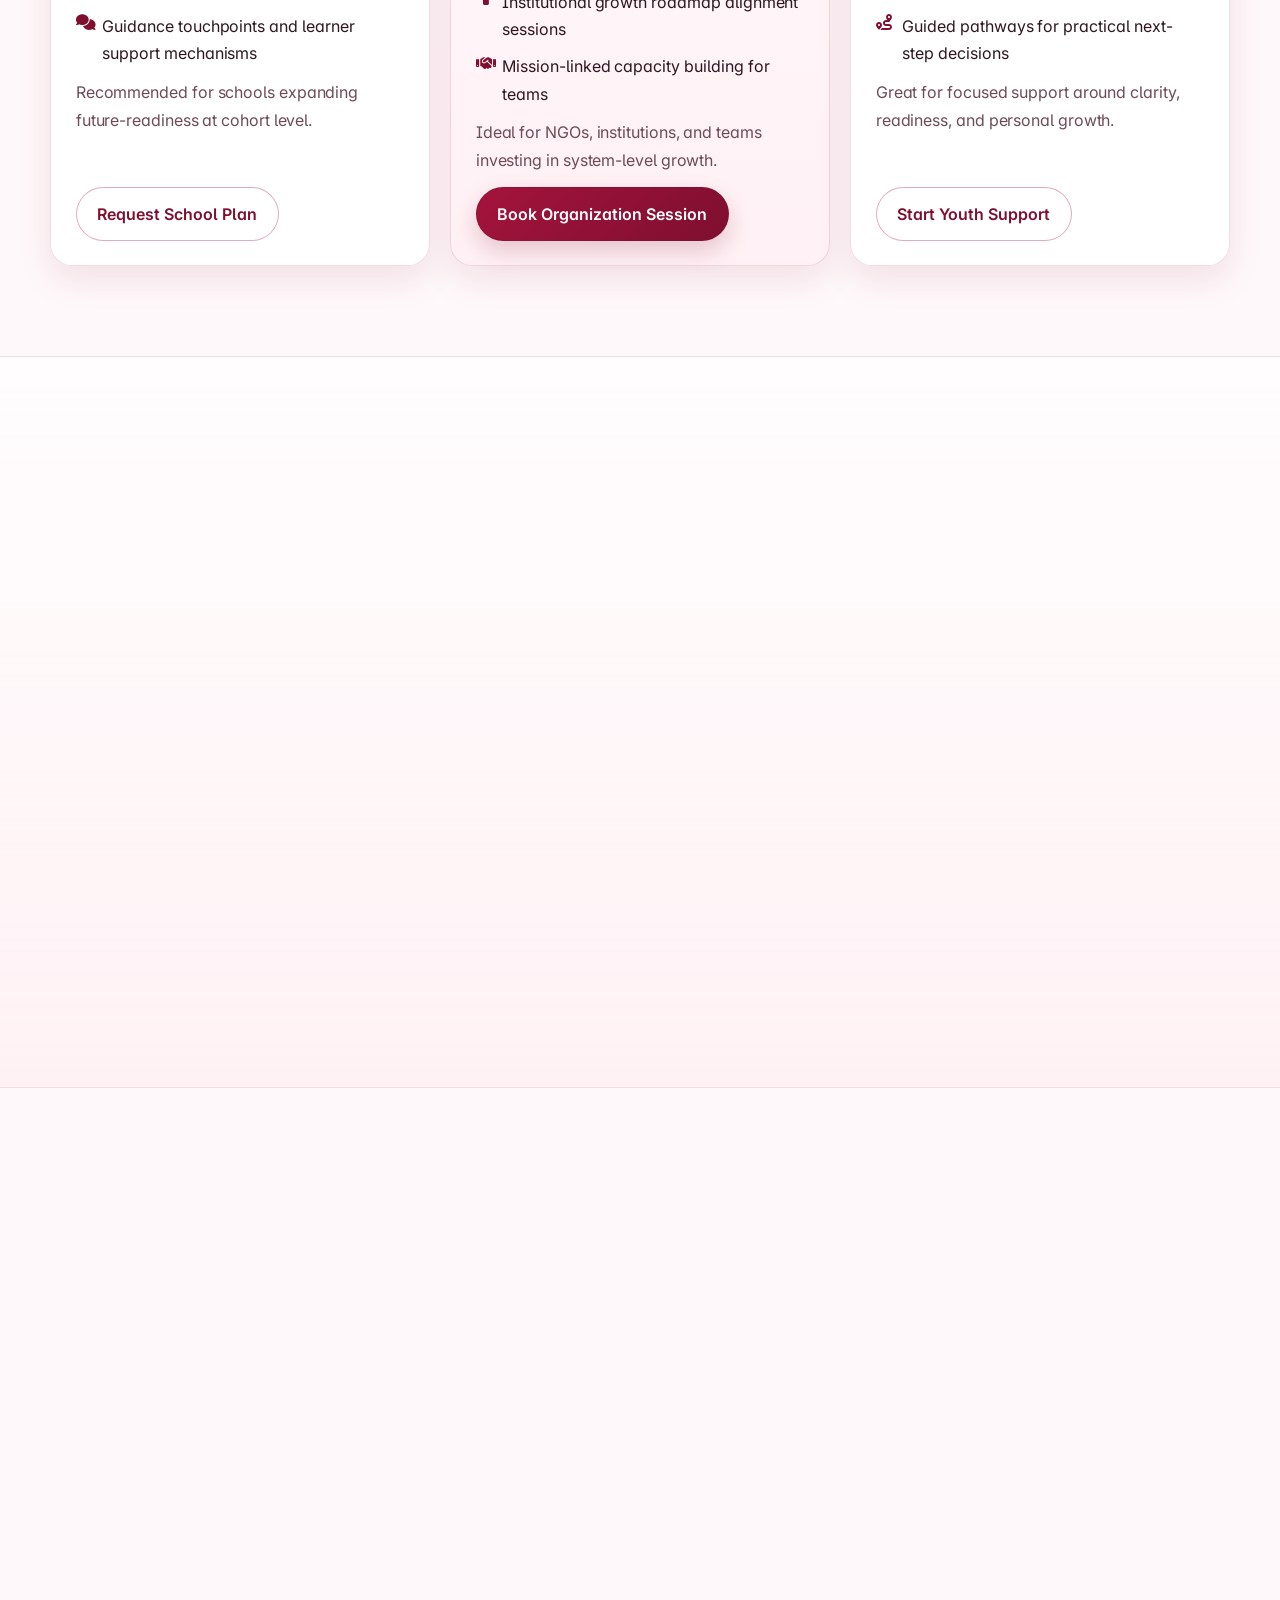
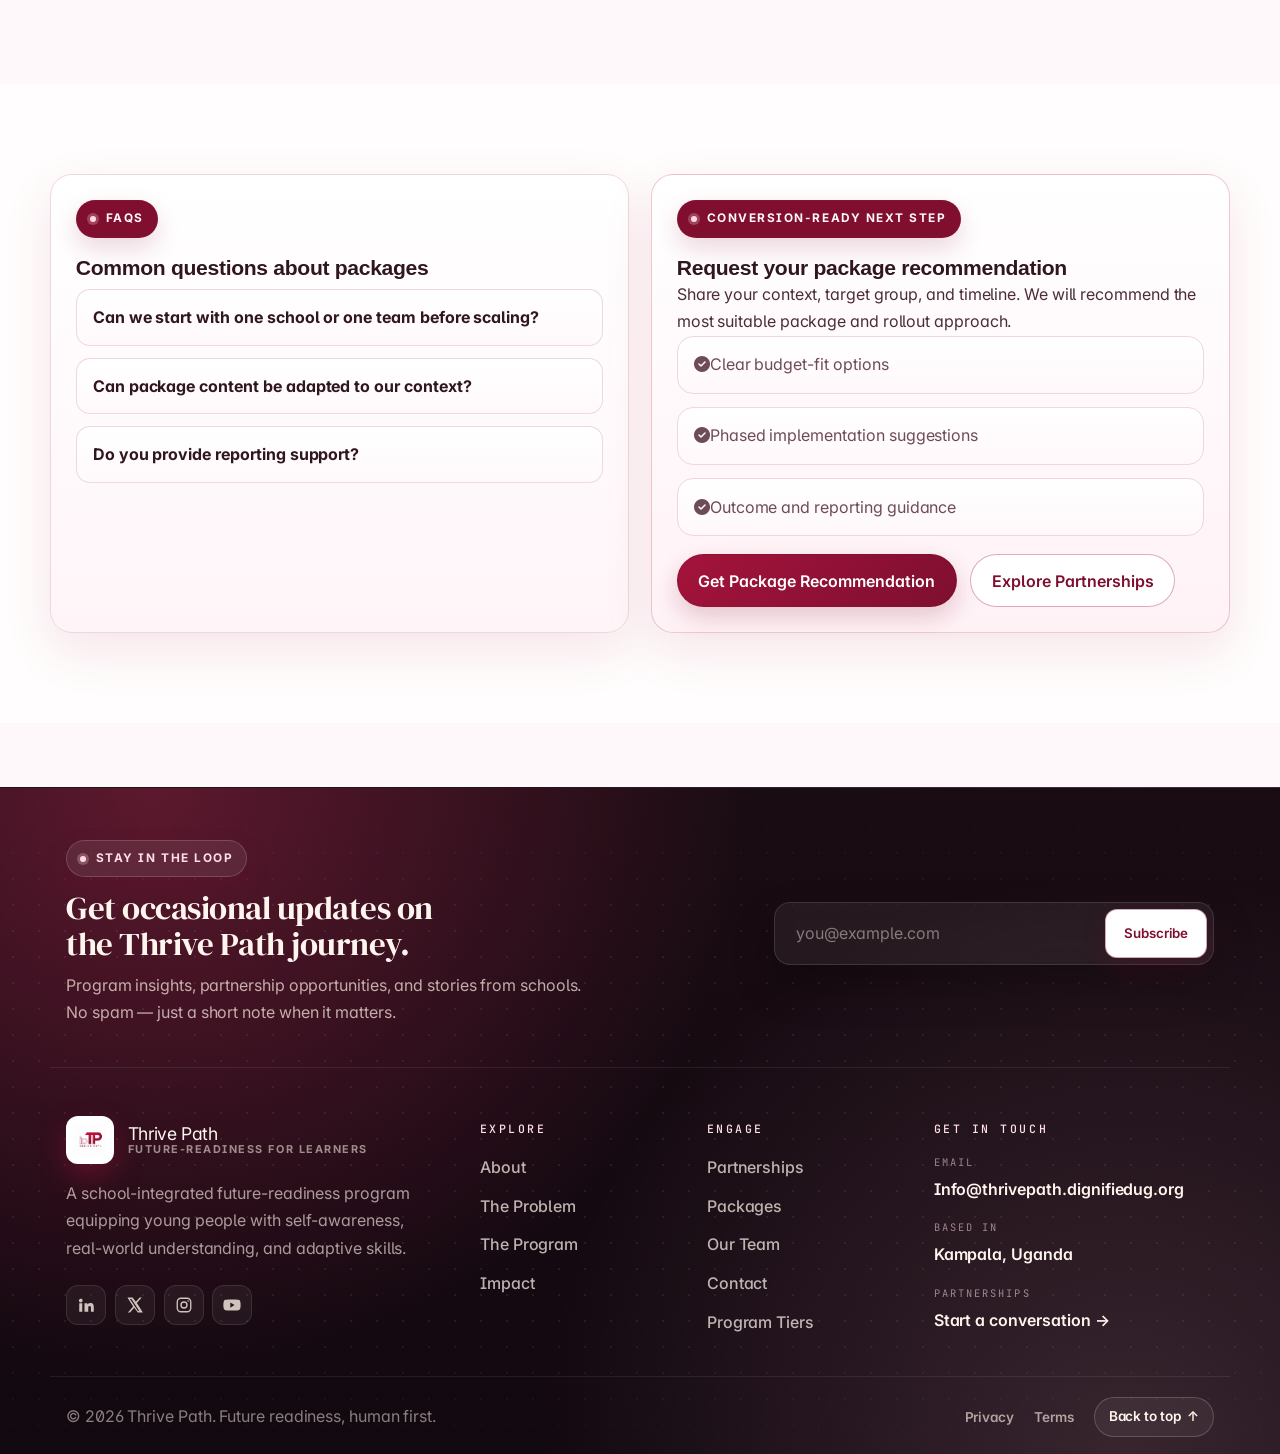
<file: packages.html>
<!DOCTYPE html>
<html lang="en">
<head>
<meta charset="UTF-8" />
<meta name="viewport" content="width=device-width, initial-scale=1.0" />
<title>Thrive Path | Packages</title>
<link rel="icon" type="image/png" sizes="32x32" href="assets/favicon-32.png?v=20260508h" />
<link rel="icon" type="image/png" sizes="16x16" href="assets/favicon-16.png?v=20260508h" />
<link rel="shortcut icon" href="assets/favicon-32.png?v=20260508h" />
<link rel="apple-touch-icon" sizes="180x180" href="assets/apple-touch-icon.png?v=20260508h" />
<link rel="stylesheet" href="styles.css?v=20260426" />
<link rel="stylesheet" href="https://cdnjs.cloudflare.com/ajax/libs/font-awesome/6.5.2/css/all.min.css" />
</head>
<body id="top" class="page-packages">
<nav class="navbar">
  <div class="nav-container">
    <a href="index.html" class="logo">
      <span class="logo-mark logo-mark-image"><img class="logo-image" src="assets/Thrive idpt 03.png" alt="Thrive Path logo" /></span>
      <span class="logo-lockup">
        <span class="logo-text">Thrive Path</span>
        <span class="logo-tag">Future-readiness for learners</span>
      </span>
    </a>
    <button class="nav-toggle" type="button" aria-expanded="false" aria-controls="site-menu" aria-label="Open navigation menu">
      <span class="nav-toggle-bar"></span>
      <span class="nav-toggle-bar"></span>
      <span class="nav-toggle-bar"></span>
    </button>
    <div class="nav-panel" id="site-menu">
      <ul class="nav-links">
        <li><a href="index.html">Home</a></li>
        <li><a href="about.html">About</a></li>
        <li><a href="problem.html">The Problem</a></li>
        <li><a href="program.html">The Program</a></li>
        <li><a href="impact.html">Impact</a></li>
        <li><a href="partnerships.html">Partnerships</a></li>
        <li><a href="packages.html" class="active" aria-current="page">Packages</a></li>
        <li><a href="our-team.html">Our Team</a></li>
      </ul>
      <div class="nav-cta"><a href="contact.html" class="btn-primary">Get in Touch</a></div>
    </div>
  </div>
</nav>

<section class="page-hero">
  <div class="container">
    <p class="eyebrow">Packages</p>
    <h1>Choose the right Thrive Path package for your goals</h1>
    <p>Transparent pricing, clear deliverables, and practical implementation options for schools, organizations, and youth-focused programs.</p>
    <div class="hero-actions">
      <a class="btn btn-solid" href="#pricing">View Pricing Plans</a>
      <a class="btn btn-outline" href="contact.html">Request a Custom Proposal</a>
    </div>
  </div>
</section>

<section class="section section-soft package-highlight-band">
  <div class="container card-grid three">
    <article class="content-card package-highlight-card">
      <p class="package-mini-label"><i class="fa-solid fa-bolt"></i> Fast to launch</p>
      <h3>Supplementary by design</h3>
      <p>Integrates with existing systems without replacing core curriculum foundations.</p>
    </article>
    <article class="content-card package-highlight-card">
      <p class="package-mini-label"><i class="fa-solid fa-compass"></i> Practical outcomes</p>
      <h3>Real-world readiness focus</h3>
      <p>Targets adaptive skills, confidence, and employability-linked readiness for youth.</p>
    </article>
    <article class="content-card package-highlight-card">
      <p class="package-mini-label"><i class="fa-solid fa-chart-simple"></i> Scalable model</p>
      <h3>Pilot-to-growth structure</h3>
      <p>Supports staged implementation with evidence tracking and partner reporting.</p>
    </article>
  </div>
</section>

<section id="pricing" class="section">
  <div class="container">
    <div class="section-heading center">
      <p class="eyebrow">Pricing Plans</p>
      <h2>Flexible options for each implementation context</h2>
      <p>Pricing below comes directly from your current Thrive Path package structure.</p>
    </div>

    <div class="card-grid three pricing-grid package-pricing-grid">
      <article class="pricing-card pricing-card--school package-plan-card">
        <div class="pricing-card-head">
          <p class="pricing-chip"><i class="fa-solid fa-school" aria-hidden="true"></i> School Plan</p>
          <p class="pricing-kicker">Best for term-based rollout</p>
        </div>
        <h3>School package</h3>
        <div class="price">UGX 100,000 <span class="price-unit">/ student</span></div>
        <p class="price-note"><i class="fa-regular fa-calendar" aria-hidden="true"></i> Per term</p>
        <ul class="pricing-points">
          <li><i class="fa-solid fa-book-open"></i><span>Curriculum-linked sessions and practical module delivery</span></li>
          <li><i class="fa-solid fa-users"></i><span>Assemblies, workshops, and co-curricular integration</span></li>
          <li><i class="fa-solid fa-comments"></i><span>Guidance touchpoints and learner support mechanisms</span></li>
        </ul>
        <p class="pricing-footer">Recommended for schools expanding future-readiness at cohort level.</p>
        <div class="pricing-actions"><a class="btn btn-outline" href="contact.html">Request School Plan</a></div>
      </article>

      <article class="pricing-card pricing-card--featured package-plan-card package-plan-featured">
        <div class="pricing-card-head">
          <p class="pricing-chip"><i class="fa-solid fa-crown" aria-hidden="true"></i> Most Popular</p>
          <p class="pricing-kicker">For team and institutional capability</p>
        </div>
        <h3>Organizational package</h3>
        <div class="price">UGX 250,000 <span class="price-unit">/ employee</span></div>
        <p class="price-note"><i class="fa-solid fa-people-group" aria-hidden="true"></i> Per workshop</p>
        <ul class="pricing-points">
          <li><i class="fa-solid fa-compass-drafting"></i><span>Leadership and workforce readiness facilitation</span></li>
          <li><i class="fa-solid fa-diagram-project"></i><span>Institutional growth roadmap alignment sessions</span></li>
          <li><i class="fa-solid fa-handshake"></i><span>Mission-linked capacity building for teams</span></li>
        </ul>
        <p class="pricing-footer">Ideal for NGOs, institutions, and teams investing in system-level growth.</p>
        <div class="pricing-actions"><a class="btn btn-solid" href="contact.html">Book Organization Session</a></div>
      </article>

      <article class="pricing-card pricing-card--youth package-plan-card">
        <div class="pricing-card-head">
          <p class="pricing-chip"><i class="fa-solid fa-seedling" aria-hidden="true"></i> Youth Plan</p>
          <p class="pricing-kicker">Personalized development support</p>
        </div>
        <h3>Youth support package</h3>
        <div class="price">UGX 150,000 <span class="price-unit">/ session</span></div>
        <p class="price-note"><i class="fa-solid fa-user-clock" aria-hidden="true"></i> Per coaching or assessment session</p>
        <ul class="pricing-points">
          <li><i class="fa-solid fa-user-check"></i><span>Individual development mapping and direction-setting</span></li>
          <li><i class="fa-solid fa-lightbulb"></i><span>Confidence-building and future-planning conversations</span></li>
          <li><i class="fa-solid fa-route"></i><span>Guided pathways for practical next-step decisions</span></li>
        </ul>
        <p class="pricing-footer">Great for focused support around clarity, readiness, and personal growth.</p>
        <div class="pricing-actions"><a class="btn btn-outline" href="contact.html">Start Youth Support</a></div>
      </article>
    </div>
  </div>
</section>

<section class="section section-soft">
  <div class="container">
    <div class="section-heading center">
      <p class="eyebrow">Package Comparison</p>
      <h2>Compare plans side by side</h2>
      <p>Quickly identify the best fit based on audience, delivery style, and expected outcomes.</p>
    </div>
    <div class="table-card package-comparison-card">
      <div class="package-compare-table-wrap">
        <table class="package-compare-table">
          <thead>
            <tr>
              <th>Feature</th>
              <th>School</th>
              <th>Organizational</th>
              <th>Youth Support</th>
            </tr>
          </thead>
          <tbody>
            <tr>
              <td>Best for</td>
              <td>Schools and cohorts</td>
              <td>Teams and institutions</td>
              <td>Individuals and small groups</td>
            </tr>
            <tr>
              <td>Delivery format</td>
              <td>Term-based program delivery</td>
              <td>Workshop-based implementation</td>
              <td>Coaching and assessment sessions</td>
            </tr>
            <tr>
              <td>Core value</td>
              <td>Student readiness at scale</td>
              <td>Institutional capacity growth</td>
              <td>Personal transformation and clarity</td>
            </tr>
            <tr>
              <td>Typical outcomes</td>
              <td>Improved engagement and direction</td>
              <td>Stronger leadership and alignment</td>
              <td>Actionable development pathways</td>
            </tr>
            <tr>
              <td>Pricing basis</td>
              <td>Per student / term</td>
              <td>Per employee / workshop</td>
              <td>Per coaching session</td>
            </tr>
          </tbody>
        </table>
      </div>
    </div>
  </div>
</section>

<section class="section">
  <div class="container">
    <div class="section-heading center">
      <p class="eyebrow">What's Included</p>
      <h2>Standard inclusions across package tracks</h2>
      <p>Inclusions are adapted by context, but every package is designed for practical relevance and measurable value.</p>
    </div>
    <div class="card-grid four package-inclusions-grid">
      <article class="content-card">
        <h3><i class="fa-solid fa-layer-group"></i> Structured modules</h3>
        <p>Objective-based sessions focused on adaptive skills, self-awareness, and applied learning.</p>
      </article>
      <article class="content-card">
        <h3><i class="fa-solid fa-user-graduate"></i> Learner-centered design</h3>
        <p>Delivery methods aligned to youth realities, confidence building, and pathway orientation.</p>
      </article>
      <article class="content-card">
        <h3><i class="fa-solid fa-clipboard-check"></i> Implementation support</h3>
        <p>Guidance for planning, facilitation, and quality consistency during rollout phases.</p>
      </article>
      <article class="content-card">
        <h3><i class="fa-solid fa-chart-column"></i> Progress tracking</h3>
        <p>Feedback and readiness indicators to support performance discussions and future planning.</p>
      </article>
    </div>
  </div>
</section>

<section class="section section-light">
  <div class="container two-column">
    <article class="panel-card">
      <p class="eyebrow">FAQs</p>
      <h3>Common questions about packages</h3>
      <div class="package-faq-list">
        <details>
          <summary>Can we start with one school or one team before scaling?</summary>
          <p>Yes. The model supports pilot starts and phased expansion once delivery quality and outcomes are validated.</p>
        </details>
        <details>
          <summary>Can package content be adapted to our context?</summary>
          <p>Yes. Core learning objectives remain consistent, while delivery format, schedule, and emphasis can be adapted.</p>
        </details>
        <details>
          <summary>Do you provide reporting support?</summary>
          <p>Yes. We can align on simple reporting metrics tied to engagement, implementation, and readiness outcomes.</p>
        </details>
      </div>
    </article>

    <article class="panel-card package-cta-card">
      <p class="eyebrow">Conversion-ready next step</p>
      <h3>Request your package recommendation</h3>
      <p>Share your context, target group, and timeline. We will recommend the most suitable package and rollout approach.</p>
      <ul class="list list-modern">
        <li><i class="fa-solid fa-circle-check"></i><span>Clear budget-fit options</span></li>
        <li><i class="fa-solid fa-circle-check"></i><span>Phased implementation suggestions</span></li>
        <li><i class="fa-solid fa-circle-check"></i><span>Outcome and reporting guidance</span></li>
      </ul>
      <div class="card-actions">
        <a class="btn btn-solid" href="contact.html">Get Package Recommendation</a>
        <a class="btn btn-outline" href="partnerships.html">Explore Partnerships</a>
      </div>
    </article>
  </div>
</section>

<footer class="site-footer">
  <div class="footer-wash" aria-hidden="true"></div>
  <div class="container footer-cta">
    <div class="footer-cta-copy">
      <p class="eyebrow eyebrow-light">Stay in the loop</p>
      <h2>Get occasional updates on the Thrive Path journey.</h2>
      <p>Program insights, partnership opportunities, and stories from schools. No spam &mdash; just a short note when it matters.</p>
    </div>
    <form class="footer-subscribe" onsubmit="event.preventDefault(); this.querySelector('.footer-subscribe-msg').hidden=false; this.reset();">
      <label class="sr-only" for="footer-email">Email address</label>
      <div class="footer-subscribe-row">
        <input id="footer-email" type="email" name="email" placeholder="you@example.com" required autocomplete="email" />
        <button type="submit" class="btn btn-solid">Subscribe</button>
      </div>
      <p class="footer-subscribe-msg" hidden>Thanks &mdash; we&rsquo;ll be in touch.</p>
    </form>
  </div>

  <div class="container footer-grid">
    <div class="footer-brand-col">
      <div class="footer-brand">
        <span class="logo-mark logo-mark-image"><img class="logo-image" src="assets/Thrive idpt 03.png" alt="Thrive Path logo" /></span>
        <span class="footer-brand-text">
          <span class="logo-text">Thrive Path</span>
          <span class="logo-tag">Future-readiness for learners</span>
        </span>
      </div>
      <p class="footer-text">A school-integrated future-readiness program equipping young people with self-awareness, real-world understanding, and adaptive skills.</p>
      <ul class="footer-social" aria-label="Social links">
        <li><a href="https://www.linkedin.com/in/thrivepath-idtp-9a2949405/" aria-label="LinkedIn" title="LinkedIn" target="_blank" rel="noopener noreferrer"><svg viewBox="0 0 24 24" width="18" height="18" fill="currentColor" aria-hidden="true"><path d="M4.98 3.5A2.5 2.5 0 1 1 5 8.5a2.5 2.5 0 0 1-.02-5zM3 9.75h4V21H3zM10 9.75h3.8v1.55h.05c.53-.95 1.83-1.95 3.77-1.95 4.03 0 4.78 2.55 4.78 5.87V21H18.6v-4.9c0-1.17-.02-2.68-1.67-2.68-1.67 0-1.93 1.27-1.93 2.59V21H10z"/></svg></a></li>
        <li><a href="https://x.com/thrivepath_idtp" aria-label="X" title="X" target="_blank" rel="noopener noreferrer"><svg viewBox="0 0 24 24" width="18" height="18" fill="currentColor" aria-hidden="true"><path d="M18.244 2H21l-6.52 7.45L22.5 22h-6.77l-4.79-6.24L5.3 22H2.54l6.99-7.98L1.9 2h6.91l4.33 5.73L18.244 2zm-2.37 18h1.86L7.24 4H5.28l10.595 16z"/></svg></a></li>
        <li><a href="https://www.instagram.com/thrivepath_idtp" aria-label="Instagram" title="Instagram" target="_blank" rel="noopener noreferrer"><svg viewBox="0 0 24 24" width="18" height="18" fill="none" stroke="currentColor" stroke-width="1.8" aria-hidden="true"><rect x="3" y="3" width="18" height="18" rx="5"/><circle cx="12" cy="12" r="4"/><circle cx="17.5" cy="6.5" r="1" fill="currentColor" stroke="none"/></svg></a></li>
        <li><a href="https://www.youtube.com/@Thrivepathofficial" aria-label="YouTube" title="YouTube" target="_blank" rel="noopener noreferrer"><svg viewBox="0 0 24 24" width="18" height="18" fill="currentColor" aria-hidden="true"><path d="M23 7.2a3 3 0 0 0-2.1-2.1C19.1 4.6 12 4.6 12 4.6s-7.1 0-8.9.5A3 3 0 0 0 1 7.2C.5 9 .5 12 .5 12s0 3 .5 4.8a3 3 0 0 0 2.1 2.1c1.8.5 8.9.5 8.9.5s7.1 0 8.9-.5a3 3 0 0 0 2.1-2.1c.5-1.8.5-4.8.5-4.8s0-3-.5-4.8zM9.75 15.5v-7L15.5 12z"/></svg></a></li>
      </ul>
    </div>

    <div class="footer-col">
      <h4>Explore</h4>
      <ul class="footer-links">
        <li><a href="about.html">About</a></li>
        <li><a href="problem.html">The Problem</a></li>
        <li><a href="program.html">The Program</a></li>
        <li><a href="impact.html">Impact</a></li>
      </ul>
    </div>

    <div class="footer-col">
      <h4>Engage</h4>
      <ul class="footer-links">
        <li><a href="partnerships.html">Partnerships</a></li>
        <li><a href="packages.html">Packages</a></li>
        <li><a href="our-team.html">Our Team</a></li>
        <li><a href="contact.html">Contact</a></li>
        <li><a href="packages.html#pricing">Program Tiers</a></li>
      </ul>
    </div>

    <div class="footer-col footer-contact">
      <h4>Get in touch</h4>
      <ul class="footer-contact-list">
        <li>
          <span class="footer-contact-label">Email</span>
          <a href="mailto:Info@thrivepath.dignifiedug.org">Info@thrivepath.dignifiedug.org</a>
        </li>
        <li>
          <span class="footer-contact-label">Based in</span>
          <span>Kampala, Uganda</span>
        </li>
        <li>
          <span class="footer-contact-label">Partnerships</span>
          <a href="contact.html">Start a conversation &rarr;</a>
        </li>
      </ul>
    </div>
  </div>

  <div class="container footer-bottom">
    <p>&copy; 2026 Thrive Path. Future readiness, human first.</p>
    <ul class="footer-meta">
      <li><a href="#">Privacy</a></li>
      <li><a href="#">Terms</a></li>
      <li><a href="#top" class="footer-top">Back to top <span aria-hidden="true">&uarr;</span></a></li>
    </ul>
  </div>
</footer>
<script src="script.js?v=20260427"></script>
</body>
</html>
</file>
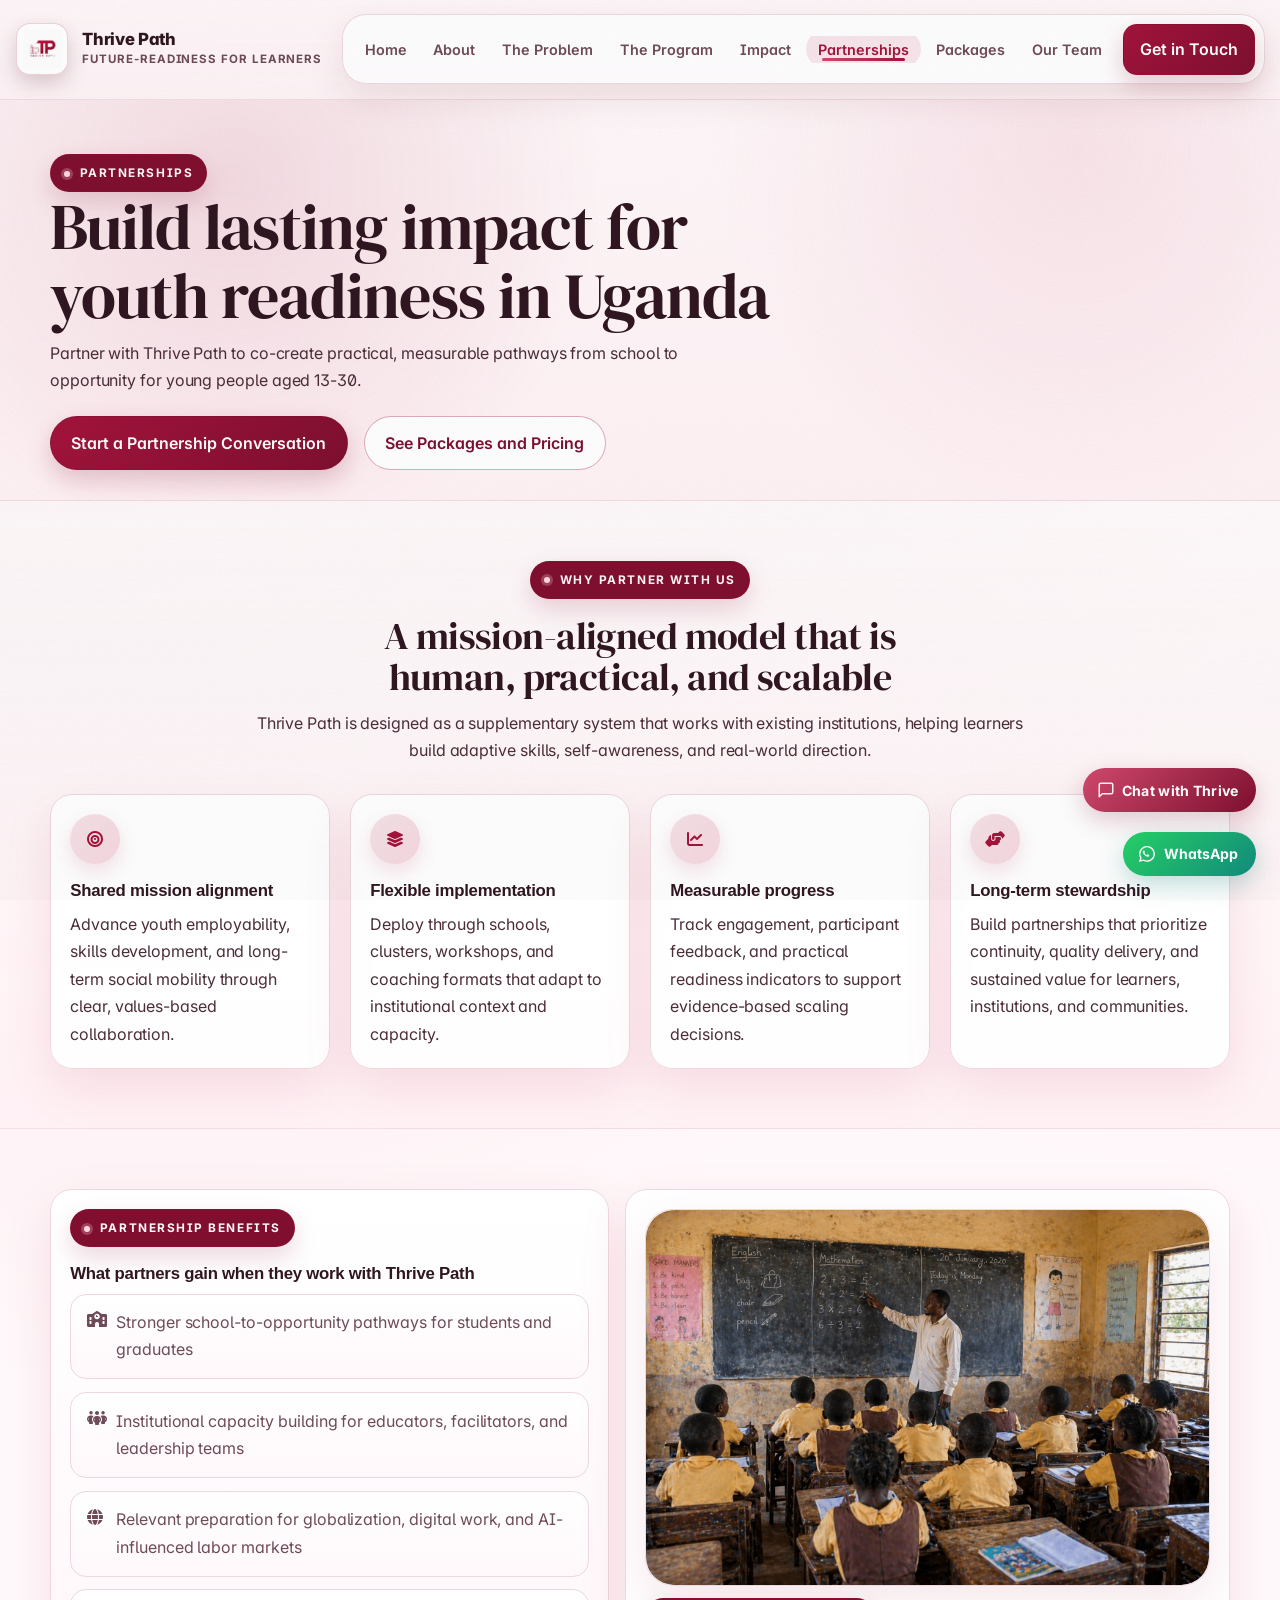
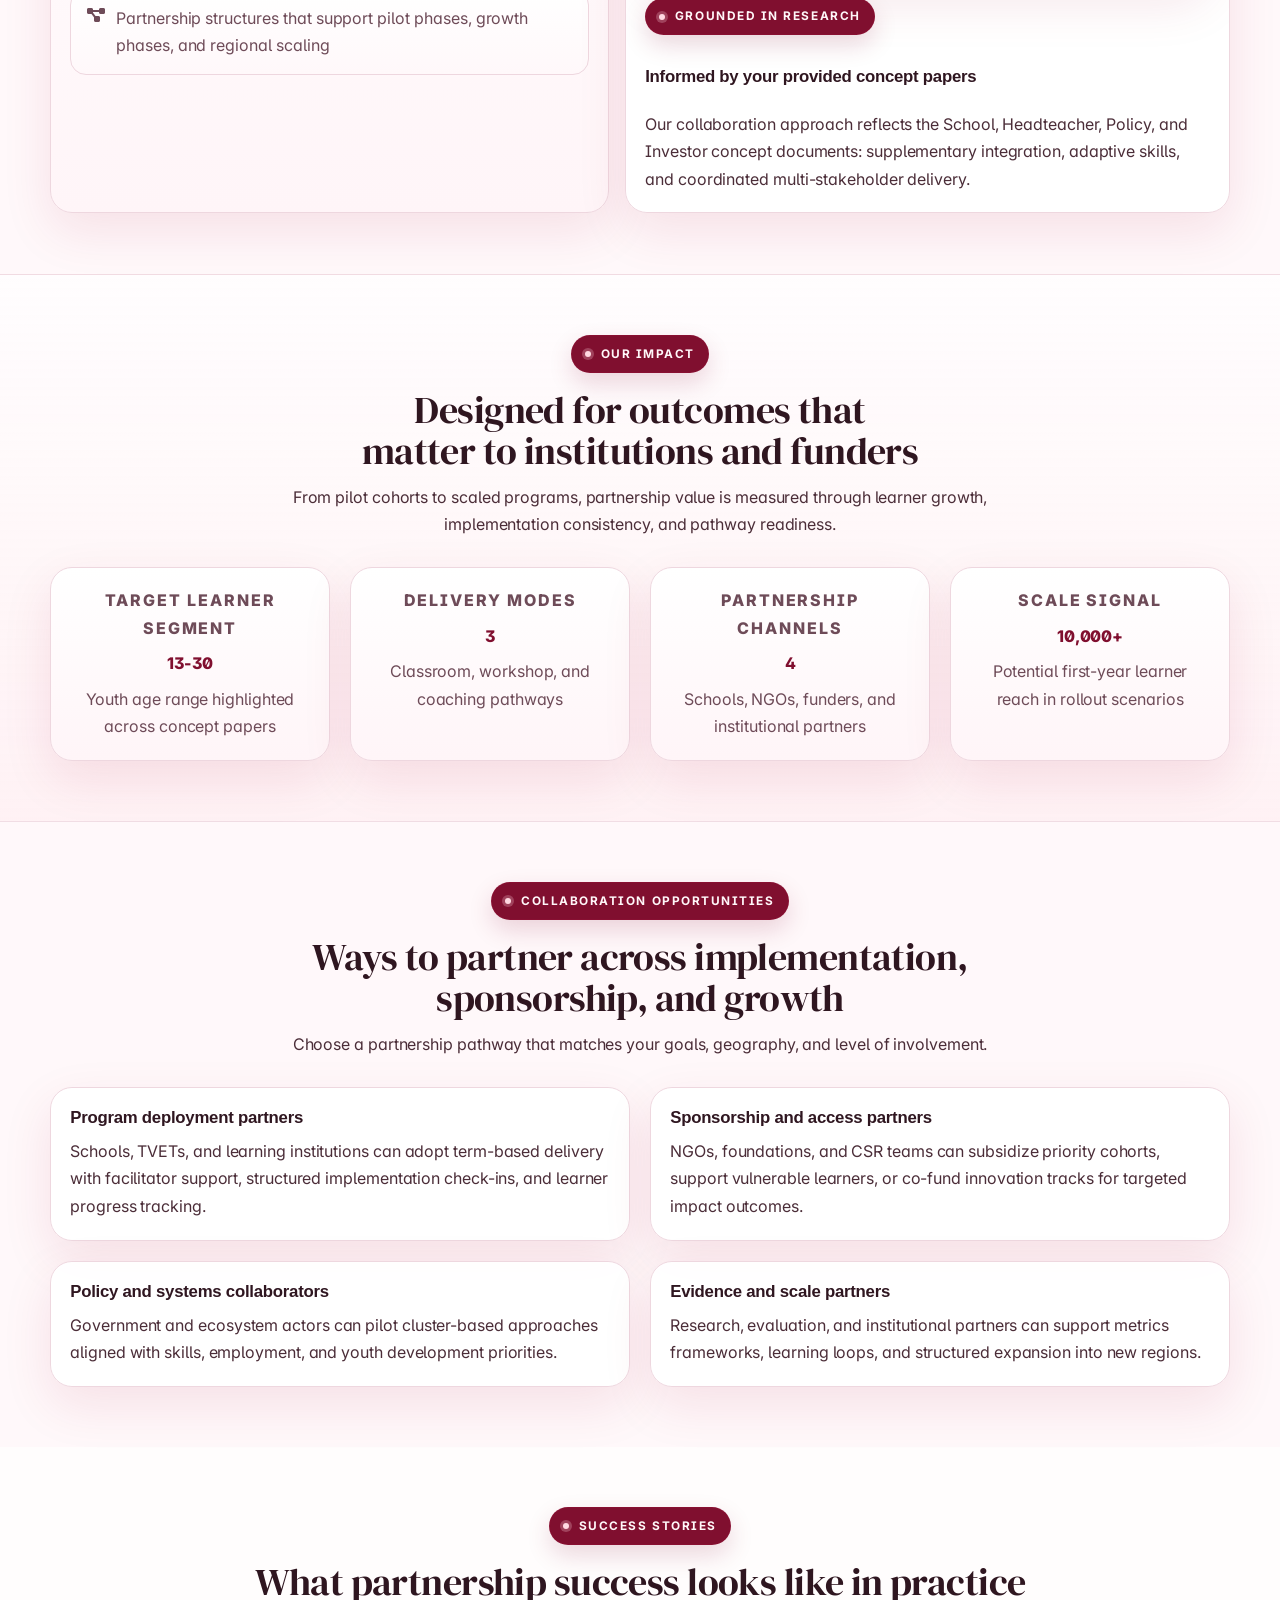
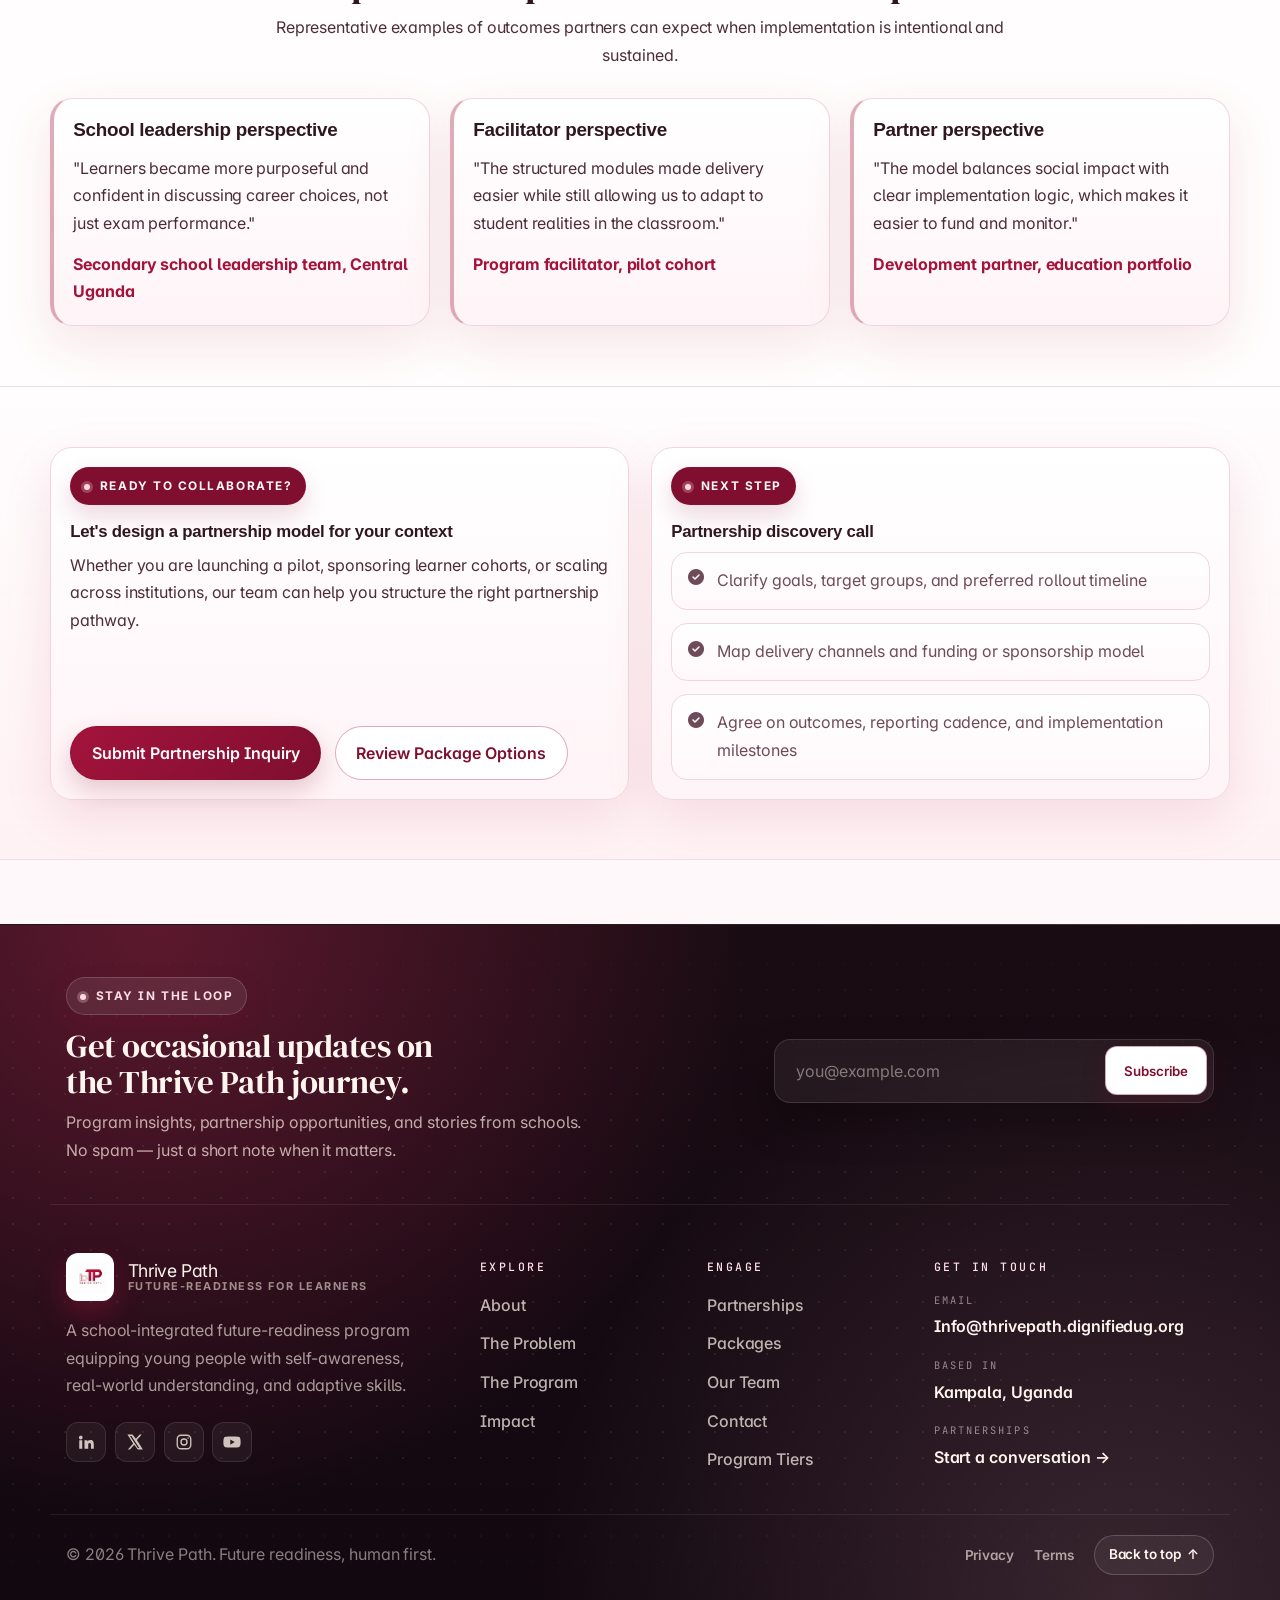
<file: partnerships.html>
<!DOCTYPE html>
<html lang="en">
<head>
<meta charset="UTF-8" />
<meta name="viewport" content="width=device-width, initial-scale=1.0" />
<title>Thrive Path | Partnerships</title>
<link rel="icon" type="image/png" sizes="32x32" href="assets/favicon-32.png?v=20260508h" />
<link rel="icon" type="image/png" sizes="16x16" href="assets/favicon-16.png?v=20260508h" />
<link rel="shortcut icon" href="assets/favicon-32.png?v=20260508h" />
<link rel="apple-touch-icon" sizes="180x180" href="assets/apple-touch-icon.png?v=20260508h" />
<link rel="stylesheet" href="styles.css?v=20260426" />
<link rel="stylesheet" href="https://cdnjs.cloudflare.com/ajax/libs/font-awesome/6.5.2/css/all.min.css" />
</head>
<body id="top" class="page-partnerships">
<nav class="navbar">
  <div class="nav-container">
    <a href="index.html" class="logo">
      <span class="logo-mark logo-mark-image"><img class="logo-image" src="assets/Thrive idpt 03.png" alt="Thrive Path logo" /></span>
      <span class="logo-lockup">
        <span class="logo-text">Thrive Path</span>
        <span class="logo-tag">Future-readiness for learners</span>
      </span>
    </a>
    <button class="nav-toggle" type="button" aria-expanded="false" aria-controls="site-menu" aria-label="Open navigation menu">
      <span class="nav-toggle-bar"></span>
      <span class="nav-toggle-bar"></span>
      <span class="nav-toggle-bar"></span>
    </button>
    <div class="nav-panel" id="site-menu">
      <ul class="nav-links">
        <li><a href="index.html">Home</a></li>
        <li><a href="about.html">About</a></li>
        <li><a href="problem.html">The Problem</a></li>
        <li><a href="program.html">The Program</a></li>
        <li><a href="impact.html">Impact</a></li>
        <li><a href="partnerships.html" class="active" aria-current="page">Partnerships</a></li>
        <li><a href="packages.html">Packages</a></li>
        <li><a href="our-team.html">Our Team</a></li>
      </ul>
      <div class="nav-cta"><a href="contact.html" class="btn-primary">Get in Touch</a></div>
    </div>
  </div>
</nav>

<section class="page-hero">
  <div class="container">
    <p class="eyebrow">Partnerships</p>
    <h1>Build lasting impact for youth readiness in Uganda</h1>
    <p>Partner with Thrive Path to co-create practical, measurable pathways from school to opportunity for young people aged 13-30.</p>
    <div class="hero-actions">
      <a class="btn btn-solid" href="contact.html">Start a Partnership Conversation</a>
      <a class="btn btn-outline" href="packages.html">See Packages and Pricing</a>
    </div>
  </div>
</section>

<section class="section section-soft">
  <div class="container">
    <div class="section-heading center">
      <p class="eyebrow">Why Partner With Us</p>
      <h2>A mission-aligned model that is human, practical, and scalable</h2>
      <p>Thrive Path is designed as a supplementary system that works with existing institutions, helping learners build adaptive skills, self-awareness, and real-world direction.</p>
    </div>
    <div class="card-grid four partnership-benefits-grid">
      <article class="content-card partnership-benefit-card">
        <span class="icon-circle"><i class="fa-solid fa-bullseye"></i></span>
        <h3>Shared mission alignment</h3>
        <p>Advance youth employability, skills development, and long-term social mobility through clear, values-based collaboration.</p>
      </article>
      <article class="content-card partnership-benefit-card">
        <span class="icon-circle"><i class="fa-solid fa-layer-group"></i></span>
        <h3>Flexible implementation</h3>
        <p>Deploy through schools, clusters, workshops, and coaching formats that adapt to institutional context and capacity.</p>
      </article>
      <article class="content-card partnership-benefit-card">
        <span class="icon-circle"><i class="fa-solid fa-chart-line"></i></span>
        <h3>Measurable progress</h3>
        <p>Track engagement, participant feedback, and practical readiness indicators to support evidence-based scaling decisions.</p>
      </article>
      <article class="content-card partnership-benefit-card">
        <span class="icon-circle"><i class="fa-solid fa-handshake-angle"></i></span>
        <h3>Long-term stewardship</h3>
        <p>Build partnerships that prioritize continuity, quality delivery, and sustained value for learners, institutions, and communities.</p>
      </article>
    </div>
  </div>
</section>

<section class="section">
  <div class="container two-column balanced-columns">
    <article class="panel-card">
      <p class="eyebrow">Partnership Benefits</p>
      <h3>What partners gain when they work with Thrive Path</h3>
      <ul class="list list-modern">
        <li><i class="fa-solid fa-school" aria-hidden="true"></i><span>Stronger school-to-opportunity pathways for students and graduates</span></li>
        <li><i class="fa-solid fa-people-group" aria-hidden="true"></i><span>Institutional capacity building for educators, facilitators, and leadership teams</span></li>
        <li><i class="fa-solid fa-globe" aria-hidden="true"></i><span>Relevant preparation for globalization, digital work, and AI-influenced labor markets</span></li>
        <li><i class="fa-solid fa-diagram-project" aria-hidden="true"></i><span>Partnership structures that support pilot phases, growth phases, and regional scaling</span></li>
      </ul>
    </article>
    <article class="content-card split-card split-card--media">
      <div class="image-card media-frame split-visual portrait">
        <img src="assets/teacher.png" alt="Facilitator engaging learners in a school setting" />
      </div>
      <div class="media-note">
        <p class="eyebrow">Grounded in research</p>
        <h3>Informed by your provided concept papers</h3>
        <p>Our collaboration approach reflects the School, Headteacher, Policy, and Investor concept documents: supplementary integration, adaptive skills, and coordinated multi-stakeholder delivery.</p>
      </div>
    </article>
  </div>
</section>

<section class="section section-soft">
  <div class="container">
    <div class="section-heading center">
      <p class="eyebrow">Our Impact</p>
      <h2>Designed for outcomes that matter to institutions and funders</h2>
      <p>From pilot cohorts to scaled programs, partnership value is measured through learner growth, implementation consistency, and pathway readiness.</p>
    </div>
    <div class="card-grid four partnership-impact-grid">
      <article class="content-card partnership-kpi">
        <p class="kpi-label">Target learner segment</p>
        <p class="kpi-value">13-30</p>
        <p class="kpi-note">Youth age range highlighted across concept papers</p>
      </article>
      <article class="content-card partnership-kpi">
        <p class="kpi-label">Delivery modes</p>
        <p class="kpi-value">3</p>
        <p class="kpi-note">Classroom, workshop, and coaching pathways</p>
      </article>
      <article class="content-card partnership-kpi">
        <p class="kpi-label">Partnership channels</p>
        <p class="kpi-value">4</p>
        <p class="kpi-note">Schools, NGOs, funders, and institutional partners</p>
      </article>
      <article class="content-card partnership-kpi">
        <p class="kpi-label">Scale signal</p>
        <p class="kpi-value">10,000+</p>
        <p class="kpi-note">Potential first-year learner reach in rollout scenarios</p>
      </article>
    </div>
  </div>
</section>

<section class="section">
  <div class="container">
    <div class="section-heading center">
      <p class="eyebrow">Collaboration Opportunities</p>
      <h2>Ways to partner across implementation, sponsorship, and growth</h2>
      <p>Choose a partnership pathway that matches your goals, geography, and level of involvement.</p>
    </div>
    <div class="card-grid two partnership-opportunities-grid">
      <article class="content-card">
        <h3>Program deployment partners</h3>
        <p>Schools, TVETs, and learning institutions can adopt term-based delivery with facilitator support, structured implementation check-ins, and learner progress tracking.</p>
      </article>
      <article class="content-card">
        <h3>Sponsorship and access partners</h3>
        <p>NGOs, foundations, and CSR teams can subsidize priority cohorts, support vulnerable learners, or co-fund innovation tracks for targeted impact outcomes.</p>
      </article>
      <article class="content-card">
        <h3>Policy and systems collaborators</h3>
        <p>Government and ecosystem actors can pilot cluster-based approaches aligned with skills, employment, and youth development priorities.</p>
      </article>
      <article class="content-card">
        <h3>Evidence and scale partners</h3>
        <p>Research, evaluation, and institutional partners can support metrics frameworks, learning loops, and structured expansion into new regions.</p>
      </article>
    </div>
  </div>
</section>

<section class="section section-light">
  <div class="container">
    <div class="section-heading center">
      <p class="eyebrow">Success Stories</p>
      <h2>What partnership success looks like in practice</h2>
      <p>Representative examples of outcomes partners can expect when implementation is intentional and sustained.</p>
    </div>
    <div class="card-grid three">
      <article class="quote-card partnership-story">
        <h3>School leadership perspective</h3>
        <p>"Learners became more purposeful and confident in discussing career choices, not just exam performance."</p>
        <p class="story-meta">Secondary school leadership team, Central Uganda</p>
      </article>
      <article class="quote-card partnership-story">
        <h3>Facilitator perspective</h3>
        <p>"The structured modules made delivery easier while still allowing us to adapt to student realities in the classroom."</p>
        <p class="story-meta">Program facilitator, pilot cohort</p>
      </article>
      <article class="quote-card partnership-story">
        <h3>Partner perspective</h3>
        <p>"The model balances social impact with clear implementation logic, which makes it easier to fund and monitor."</p>
        <p class="story-meta">Development partner, education portfolio</p>
      </article>
    </div>
  </div>
</section>

<section class="section section-soft partnership-cta-band">
  <div class="container two-column">
    <article class="panel-card">
      <p class="eyebrow">Ready to collaborate?</p>
      <h3>Let's design a partnership model for your context</h3>
      <p>Whether you are launching a pilot, sponsoring learner cohorts, or scaling across institutions, our team can help you structure the right partnership pathway.</p>
      <div class="card-actions">
        <a class="btn btn-solid" href="contact.html">Submit Partnership Inquiry</a>
        <a class="btn btn-outline" href="packages.html#pricing">Review Package Options</a>
      </div>
    </article>
    <article class="panel-card">
      <p class="eyebrow">Next step</p>
      <h3>Partnership discovery call</h3>
      <ul class="list list-modern">
        <li><i class="fa-solid fa-circle-check"></i><span>Clarify goals, target groups, and preferred rollout timeline</span></li>
        <li><i class="fa-solid fa-circle-check"></i><span>Map delivery channels and funding or sponsorship model</span></li>
        <li><i class="fa-solid fa-circle-check"></i><span>Agree on outcomes, reporting cadence, and implementation milestones</span></li>
      </ul>
    </article>
  </div>
</section>

<footer class="site-footer">
  <div class="footer-wash" aria-hidden="true"></div>
  <div class="container footer-cta">
    <div class="footer-cta-copy">
      <p class="eyebrow eyebrow-light">Stay in the loop</p>
      <h2>Get occasional updates on the Thrive Path journey.</h2>
      <p>Program insights, partnership opportunities, and stories from schools. No spam &mdash; just a short note when it matters.</p>
    </div>
    <form class="footer-subscribe" onsubmit="event.preventDefault(); this.querySelector('.footer-subscribe-msg').hidden=false; this.reset();">
      <label class="sr-only" for="footer-email">Email address</label>
      <div class="footer-subscribe-row">
        <input id="footer-email" type="email" name="email" placeholder="you@example.com" required autocomplete="email" />
        <button type="submit" class="btn btn-solid">Subscribe</button>
      </div>
      <p class="footer-subscribe-msg" hidden>Thanks &mdash; we&rsquo;ll be in touch.</p>
    </form>
  </div>

  <div class="container footer-grid">
    <div class="footer-brand-col">
      <div class="footer-brand">
        <span class="logo-mark logo-mark-image"><img class="logo-image" src="assets/Thrive idpt 03.png" alt="Thrive Path logo" /></span>
        <span class="footer-brand-text">
          <span class="logo-text">Thrive Path</span>
          <span class="logo-tag">Future-readiness for learners</span>
        </span>
      </div>
      <p class="footer-text">A school-integrated future-readiness program equipping young people with self-awareness, real-world understanding, and adaptive skills.</p>
      <ul class="footer-social" aria-label="Social links">
        <li><a href="https://www.linkedin.com/in/thrivepath-idtp-9a2949405/" aria-label="LinkedIn" title="LinkedIn" target="_blank" rel="noopener noreferrer"><svg viewBox="0 0 24 24" width="18" height="18" fill="currentColor" aria-hidden="true"><path d="M4.98 3.5A2.5 2.5 0 1 1 5 8.5a2.5 2.5 0 0 1-.02-5zM3 9.75h4V21H3zM10 9.75h3.8v1.55h.05c.53-.95 1.83-1.95 3.77-1.95 4.03 0 4.78 2.55 4.78 5.87V21H18.6v-4.9c0-1.17-.02-2.68-1.67-2.68-1.67 0-1.93 1.27-1.93 2.59V21H10z"/></svg></a></li>
        <li><a href="https://x.com/thrivepath_idtp" aria-label="X" title="X" target="_blank" rel="noopener noreferrer"><svg viewBox="0 0 24 24" width="18" height="18" fill="currentColor" aria-hidden="true"><path d="M18.244 2H21l-6.52 7.45L22.5 22h-6.77l-4.79-6.24L5.3 22H2.54l6.99-7.98L1.9 2h6.91l4.33 5.73L18.244 2zm-2.37 18h1.86L7.24 4H5.28l10.595 16z"/></svg></a></li>
        <li><a href="https://www.instagram.com/thrivepath_idtp" aria-label="Instagram" title="Instagram" target="_blank" rel="noopener noreferrer"><svg viewBox="0 0 24 24" width="18" height="18" fill="none" stroke="currentColor" stroke-width="1.8" aria-hidden="true"><rect x="3" y="3" width="18" height="18" rx="5"/><circle cx="12" cy="12" r="4"/><circle cx="17.5" cy="6.5" r="1" fill="currentColor" stroke="none"/></svg></a></li>
        <li><a href="https://www.youtube.com/@Thrivepathofficial" aria-label="YouTube" title="YouTube" target="_blank" rel="noopener noreferrer"><svg viewBox="0 0 24 24" width="18" height="18" fill="currentColor" aria-hidden="true"><path d="M23 7.2a3 3 0 0 0-2.1-2.1C19.1 4.6 12 4.6 12 4.6s-7.1 0-8.9.5A3 3 0 0 0 1 7.2C.5 9 .5 12 .5 12s0 3 .5 4.8a3 3 0 0 0 2.1 2.1c1.8.5 8.9.5 8.9.5s7.1 0 8.9-.5a3 3 0 0 0 2.1-2.1c.5-1.8.5-4.8.5-4.8s0-3-.5-4.8zM9.75 15.5v-7L15.5 12z"/></svg></a></li>
      </ul>
    </div>

    <div class="footer-col">
      <h4>Explore</h4>
      <ul class="footer-links">
        <li><a href="about.html">About</a></li>
        <li><a href="problem.html">The Problem</a></li>
        <li><a href="program.html">The Program</a></li>
        <li><a href="impact.html">Impact</a></li>
      </ul>
    </div>

    <div class="footer-col">
      <h4>Engage</h4>
      <ul class="footer-links">
        <li><a href="partnerships.html">Partnerships</a></li>
        <li><a href="packages.html">Packages</a></li>
        <li><a href="our-team.html">Our Team</a></li>
        <li><a href="contact.html">Contact</a></li>
        <li><a href="packages.html#pricing">Program Tiers</a></li>
      </ul>
    </div>

    <div class="footer-col footer-contact">
      <h4>Get in touch</h4>
      <ul class="footer-contact-list">
        <li>
          <span class="footer-contact-label">Email</span>
          <a href="mailto:Info@thrivepath.dignifiedug.org">Info@thrivepath.dignifiedug.org</a>
        </li>
        <li>
          <span class="footer-contact-label">Based in</span>
          <span>Kampala, Uganda</span>
        </li>
        <li>
          <span class="footer-contact-label">Partnerships</span>
          <a href="contact.html">Start a conversation &rarr;</a>
        </li>
      </ul>
    </div>
  </div>

  <div class="container footer-bottom">
    <p>&copy; 2026 Thrive Path. Future readiness, human first.</p>
    <ul class="footer-meta">
      <li><a href="#">Privacy</a></li>
      <li><a href="#">Terms</a></li>
      <li><a href="#top" class="footer-top">Back to top <span aria-hidden="true">&uarr;</span></a></li>
    </ul>
  </div>
</footer>
<script src="script.js?v=20260427"></script>
</body>
</html>
</file>
<file: styles.css>
@import url('https://fonts.googleapis.com/css2?family=DM+Serif+Display:ital@0;1&family=Inter:wght@400;500;600;700;800&family=JetBrains+Mono:wght@400;500;600&display=swap');

:root{
  --primary:#A4133C;
  --primary-2:#C72C5A;
  --primary-deep:#800F2F;
  --primary-soft:#F7DCE3;
  --primary-wash:#FFF1F4;
  --secondary:#B11D46;
  --secondary-2:#D1496E;
  --accent:#E7A8BA;
  --accent-soft:#FCEEF2;
  --text:#2F1620;
  --muted:#6E4B58;
  --bg:#fff8fa;
  --bg-2:#fff1f4;
  --surface:#ffffff;
  --surface-2:#fff6f8;
  --line:#eed7df;
  --shadow:0 18px 50px rgba(164,19,60,.10);
  --shadow-soft:0 10px 28px rgba(96,25,44,.08);
  --radius:22px;
  --container:1180px;
}


*{margin:0;padding:0;box-sizing:border-box}
html{scroll-behavior:auto}
body{
  font-family:'Manrope',-apple-system,BlinkMacSystemFont,'Segoe UI',Arial,sans-serif;
  font-feature-settings:'ss01','ss02','cv11','liga','kern';
  background:
    radial-gradient(circle at top left, rgba(201,24,74,.12), transparent 28%),
    radial-gradient(circle at top right, rgba(255,117,143,.12), transparent 24%),
    var(--bg);
  color:var(--text);
  line-height:1.65;
  letter-spacing:-.011em;
}
a{text-decoration:none;color:inherit}
img{max-width:100%;display:block}
.container{
  width:calc(100% - 2rem);
  max-width:var(--container);
  margin:0 auto;
}
.home-page{
  background:#f6f1eb;
}
.navbar{
  position:sticky;top:0;z-index:1000;
  padding:.9rem 0;
  background:linear-gradient(180deg, rgba(255,248,250,.95) 0%, rgba(255,248,250,.78) 100%);
  -webkit-backdrop-filter:blur(16px);
  backdrop-filter:blur(16px);
  border-bottom:1px solid rgba(238,215,223,.85);
}
.home-page .navbar{
  background:linear-gradient(180deg, rgba(22,14,10,.78) 0%, rgba(22,14,10,.42) 100%);
  border-bottom:1px solid rgba(255,255,255,.12);
}
.nav-container{
  width:min(var(--container),calc(100% - 2rem));
  margin:0 auto;
  display:flex;align-items:center;justify-content:space-between;gap:1.25rem;
}
.logo{display:flex;align-items:center;gap:.9rem;font-weight:800;flex-shrink:0}
.logo-mark{
  width:56px;height:56px;border-radius:18px;
  display:inline-flex;align-items:center;justify-content:center;
  background:linear-gradient(135deg,var(--secondary-2),var(--primary));
  color:#fff;font-weight:800;box-shadow:var(--shadow-soft)
}
.logo-mark-image{
  overflow:hidden;
  padding:6px;
  background:#ffffff;
  border:1px solid rgba(164,19,60,.18);
  box-shadow:0 8px 20px rgba(60,6,24,.18), inset 0 0 0 1px rgba(255,255,255,.6);
}
.home-page .logo-mark-image{
  background:#ffffff;
  border-color:rgba(255,255,255,.7);
  box-shadow:0 10px 24px rgba(0,0,0,.35), inset 0 0 0 1px rgba(255,255,255,.6);
}
.logo-image{
  width:100%;
  height:100%;
  object-fit:contain;
  display:block;
}
.logo-lockup{display:flex;flex-direction:column;gap:.05rem}
.logo-text{font-size:1.05rem;letter-spacing:-.02em;line-height:1.1}
.logo-tag{
  font-size:.72rem;
  letter-spacing:.08em;
  text-transform:uppercase;
  color:var(--muted);
  font-weight:700;
}
.home-page .logo-text,
.home-page .logo-tag{
  color:#f6ede4;
}
.home-page .logo-mark{
  background:#ffffff;
  box-shadow:none;
}
.nav-panel{
  display:flex;
  align-items:center;
  justify-content:space-between;
  gap:.9rem;
  flex:1;
  padding:.65rem;
  border:1px solid rgba(238,215,223,.95);
  border-radius:24px;
  background:rgba(255,255,255,.82);
  box-shadow:0 14px 36px rgba(96,25,44,.10);
}
.home-page .nav-panel{
  background:rgba(42,28,21,.5);
  border-color:rgba(255,255,255,.12);
  box-shadow:0 14px 36px rgba(0,0,0,.22);
}
.nav-toggle{
  display:none;
  width:34px;
  height:34px;
  padding:0;
  border:none;
  border-radius:0;
  background:transparent;
  color:#7c8794;
  align-items:center;
  justify-content:center;
  flex-direction:column;
  gap:5px;
  cursor:pointer;
}
.nav-toggle:focus-visible{
  outline:2px solid rgba(164,19,60,.22);
  outline-offset:4px;
}
.nav-toggle-bar{
  display:block;
  width:22px;
  height:2.5px;
  border-radius:999px;
  background:currentColor;
  transform-origin:center;
  transition:transform .12s ease, opacity .12s ease;
}
.nav-toggle-bar + .nav-toggle-bar{margin-top:0}
.nav-toggle[aria-expanded="true"] .nav-toggle-bar:nth-child(1){
  transform:translateY(6.5px) rotate(45deg);
}
.nav-toggle[aria-expanded="true"] .nav-toggle-bar:nth-child(2){
  opacity:0;
}
.nav-toggle[aria-expanded="true"] .nav-toggle-bar:nth-child(3){
  transform:translateY(-6.5px) rotate(-45deg);
}
.nav-links{
  list-style:none;
  display:flex;
  gap:.55rem;
  flex-wrap:wrap;
  align-items:center;
}
.nav-links a{
  color:var(--muted);
  font-size:.95rem;
  font-weight:700;
  padding:.8rem 1rem;
  position:relative;
  transition:color .12s ease, background-color .12s ease;
  border-radius:999px;
  line-height:1;
}
.home-page .nav-links a{
  color:rgba(255,245,235,.82);
}
.nav-links a:hover,
.nav-links a.active{
  color:var(--primary);
  background:linear-gradient(180deg, rgba(164,19,60,.10) 0%, rgba(201,24,74,.10) 100%);
}
.home-page .nav-links a:hover,
.home-page .nav-links a.active{
  color:#fff6ea;
  background:rgba(255,255,255,.08);
}
.nav-links a.active::after{
  content:"";position:absolute;left:1rem;right:1rem;bottom:.45rem;height:3px;
  background:linear-gradient(90deg,var(--secondary-2),var(--primary));
  border-radius:999px;
}
.home-page .nav-links a.active::after{
  background:linear-gradient(90deg, var(--primary-soft), var(--primary-2));
}
.nav-cta .btn-primary{
  display:inline-flex;align-items:center;justify-content:center;
  min-height:52px;
  padding:.9rem 1.2rem;border-radius:16px;
  background:linear-gradient(135deg,var(--primary),var(--primary-2));
  color:#fff;font-weight:700;box-shadow:var(--shadow-soft);
  transition:background-color .12s ease, box-shadow .12s ease;
}
.home-page .nav-cta .btn-primary{
  background:linear-gradient(135deg, var(--secondary-2), var(--primary-deep));
  color:#fff7f9;
}
.nav-cta .btn-primary:hover,
.nav-cta .btn-primary.active{
  box-shadow:0 12px 24px rgba(164,19,60,.16);
}
.nav-cta .btn-primary.active{
  background:linear-gradient(135deg,var(--secondary-2),var(--primary));
}
.hero{
  padding:5.8rem 0 4.5rem;
}
.home-page .hero{
  position:relative;
  min-height:calc(100vh - 88px);
  padding:8.5rem 0 6rem;
  display:flex;
  align-items:flex-end;
  background:
    linear-gradient(90deg, rgba(18,11,7,.82) 0%, rgba(18,11,7,.55) 38%, rgba(18,11,7,.35) 100%),
    linear-gradient(180deg, rgba(14,9,6,.42) 0%, rgba(14,9,6,.16) 32%, rgba(14,9,6,.56) 100%),
    url("assets/lamps.jpg") center center / cover no-repeat;
}
.home-page .hero::after{
  content:"";
  position:absolute;
  inset:0;
  background:
    radial-gradient(circle at 72% 32%, rgba(231,168,186,.22), transparent 18%),
    radial-gradient(circle at 84% 18%, rgba(164,19,60,.14), transparent 16%);
  pointer-events:none;
}
.hero-grid,.two-column,.highlight-block,.footer-grid,.callout,.content-grid,.metric-grid,.timeline-grid,.three-column{
  display:grid;gap:1.35rem
}
.hero-grid{grid-template-columns:1.03fr .97fr;align-items:center}
.home-page .hero-grid{
  position:relative;
  z-index:1;
  grid-template-columns:minmax(0, 760px);
}
p.eyebrow,
.page-hero p.eyebrow,
.section p.eyebrow,
.media-note p.eyebrow{
  display:inline-block;
  margin-bottom:1rem;
  padding:.48rem .82rem;
  border:1px solid rgba(164,19,60,.22);
  border-radius:999px;
  background:var(--primary-deep);
  color:#fff7f9;
  text-transform:uppercase;
  letter-spacing:.14em;
  font-size:.9rem;
  font-weight:800;
  line-height:1;
  max-width:max-content;
  box-shadow:0 10px 24px rgba(128,15,47,.16);
}
p.eyebrow::before,
.page-hero p.eyebrow::before,
.section p.eyebrow::before,
.media-note p.eyebrow::before{
  content:none;
}
.home-page p.eyebrow{
  border-color:rgba(255,255,255,.14);
  background:#fff7f9;
  color:var(--primary-deep);
  text-shadow:0 1px 8px rgba(0,0,0,.16);
}
.home-page p.eyebrow::before{
  content:none;
}
.hero h1,.page-hero h1{
  font-size:clamp(2.7rem,5vw,4.9rem);
  line-height:1.02;letter-spacing:-.04em;margin-bottom:1rem;max-width:820px;
}
.home-page .hero-copy{
  padding:clamp(1.5rem, 2.4vw, 2.1rem);
  border:1px solid rgba(255,255,255,.12);
  border-radius:28px;
  background:linear-gradient(180deg, rgba(44,10,22,.74) 0%, rgba(44,10,22,.52) 100%);
  box-shadow:0 24px 60px rgba(52,10,24,.26);
  -webkit-backdrop-filter:blur(10px);
  backdrop-filter:blur(10px);
}
.home-page .hero h1,
.home-page .hero-text,
.home-page .hero-note{
  color:#fff7ef;
}
.hero-text,.page-hero p{
  color:var(--muted);font-size:1.1rem;max-width:760px;margin-bottom:1.45rem;
}
.home-page .hero-text{
  color:rgba(255,244,232,.84);
}
.hero-actions,.callout-actions{display:flex;gap:1rem;flex-wrap:wrap}
.hero-note{margin-top:.2rem;max-width:640px;color:var(--muted);font-size:.96rem}
.home-page .hero-note{
  color:rgba(255,244,232,.72);
}
.home-page .hero .btn-solid{
  background:linear-gradient(135deg, var(--secondary-2), var(--primary));
  color:#fff7f9;
  box-shadow:0 18px 34px rgba(82,14,35,.28);
}
.home-page .hero .btn-outline{
  background:rgba(255,255,255,.06);
  border-color:rgba(255,255,255,.22);
  color:#fff7ef;
}
.hero-visual{
  position:relative;
  min-height:540px;
}
.home-page .hero-visual{
  display:none;
}
.hero-card{
  position:absolute;
  border:1px solid var(--line);
  border-radius:24px;
  background:rgba(255,255,255,.9);
  box-shadow:var(--shadow);
  overflow:hidden;
}
.hero-card.main{inset:30px 0 40px 80px}
.hero-card.small-top{top:0;left:10px;width:180px}
.hero-card.small-bottom{right:10px;bottom:0;width:220px}
.hero-card img{
  width:100%;
  height:100%;
  object-fit:contain;
  object-position:center;
  background:#fff;
}
.hero-chip{
  position:absolute;
  display:inline-flex;align-items:center;gap:.55rem;
  background:#fff;border:1px solid var(--line);border-radius:999px;
  padding:.75rem 1rem;box-shadow:var(--shadow-soft);font-size:.92rem;font-weight:700;color:var(--text)
}
.hero-chip.one{left:0;top:220px}
.hero-chip.two{right:0;top:120px}
.hero-chip-dot{width:10px;height:10px;border-radius:50%;background:linear-gradient(135deg,var(--secondary),var(--primary))}
.panel-card,.feature-card,.audience-card,.trust-item,.content-card,.quote-card,.pricing-card,.metric-card,.timeline-card,.table-card,.mini-card,.image-card{
  background:rgba(255,255,255,.92);
  border:1px solid var(--line);
  border-radius:var(--radius);
  box-shadow:var(--shadow);
}
.panel-card,.feature-card,.audience-card,.content-card,.quote-card,.pricing-card,.metric-card,.timeline-card,.table-card,.mini-card,.image-card{padding:1.55rem}
.panel-card,.feature-card,.audience-card,.content-card,.quote-card,.pricing-card,.metric-card,.timeline-card,.table-card{
  display:flex;
  flex-direction:column;
  height:100%;
}
.image-card{padding:0;overflow:hidden}
.image-card img{
  width:100%;
  height:100%;
  object-fit:cover;
  object-position:center;
  background:transparent;
  border-radius:inherit;
}
.feature-image{
  width:100%;
  display:block;
  margin-bottom:1.1rem;
  border-radius:18px;
  object-fit:contain;
  object-position:center;
  background:#fff;
  box-shadow:var(--shadow-soft);
}
.media-story{
  display:grid;
  gap:1rem;
}
.balanced-columns{
  align-items:stretch;
}
.split-card{
  height:100%;
  display:flex;
  flex-direction:column;
}
.split-card--copy{
  justify-content:center;
}
.split-card--media{
  gap:1rem;
  overflow:hidden;
}
.split-visual{
  flex:0 0 auto;
}
.media-frame{
  padding:0;
  background:linear-gradient(180deg, rgba(255,255,255,.98) 0%, rgba(255,245,248,.95) 100%);
  border:1px solid rgba(238,215,223,.95);
  border-radius:28px;
  box-shadow:var(--shadow);
  overflow:hidden;
}
.media-frame img{
  width:100%;
  display:block;
  border-radius:inherit;
  object-fit:cover;
  object-position:center;
  background:transparent;
}
.media-frame video{
  width:100%;
  max-width:100%;
  height:auto;
  max-height:520px;
  display:block;
  aspect-ratio:16 / 9;
  object-fit:contain;
  border-radius:20px;
  background:#12080d;
}
.media-frame.portrait video{aspect-ratio:4 / 3}
.media-frame.square video{aspect-ratio:6 / 5}
.media-frame audio{
  width:100%;
  max-width:100%;
  display:block;
}
.panel-card audio{
  margin-top:1rem;
}
.media-caption{
  margin:.75rem 0 0;
  font-size:.9rem;
  color:var(--muted);
}
.media-frame.portrait img{aspect-ratio:4 / 3}
.media-frame.square img{aspect-ratio:6 / 5}
.media-note{
  display:grid;
  align-content:start;
  gap:.9rem;
}
.media-note h3,
.media-note p,
.media-note ul{
  margin:0;
}
.media-note p.eyebrow{
  margin:0 0 1rem;
}
.media-note h3{font-size:1.3rem}
.panel-card{
  background:linear-gradient(180deg,#ffffff 0%, #fff5f8 100%);
}
.panel-card ul,.list{list-style:none;display:grid;gap:.8rem}
.panel-card li,.list li{
  padding:.9rem 1rem;border:1px solid var(--line);border-radius:16px;
  background:linear-gradient(180deg,#ffffff 0%, #fff8fa 100%);
  color:var(--muted)
}
.btn{
  display:inline-flex;align-items:center;justify-content:center;
  min-height:50px;padding:.9rem 1.25rem;border-radius:14px;
  font-weight:700;transition:background-color .12s ease, color .12s ease, border-color .12s ease
}
.btn-solid{
  color:#fff;background:linear-gradient(135deg,var(--primary),var(--primary-2));
  box-shadow:var(--shadow-soft)
}
.btn-outline{
  background:#fff;border:1px solid var(--line);color:var(--text)
}
.card-actions{
  margin-top:auto;
  padding-top:1.1rem;
  display:flex;
  gap:.85rem;
  flex-wrap:wrap;
}
.card-actions .btn{
  min-width:148px;
}
.section{padding:5rem 0}
.section-light{background:rgba(255,255,255,.72)}
.section-soft{
  background:linear-gradient(180deg, rgba(255,255,255,.72) 0%, rgba(255,241,244,.96) 100%);
  border-top:1px solid rgba(238,215,223,.82);
  border-bottom:1px solid rgba(238,215,223,.82)
}
.section-heading{margin-bottom:2rem}
.section-heading.center{text-align:center;max-width:800px;margin:0 auto 2rem}
.section h2{font-size:clamp(2rem,4vw,3rem);line-height:1.08;letter-spacing:-.03em;margin-bottom:1rem}
.section p{color:var(--muted)}
.two-column{grid-template-columns:1fr 1fr;align-items:stretch}
.two-column > *,
.content-grid > *,
.three-column > *,
.metric-grid > *,
.timeline-grid > *,
.card-grid > *{
  height:100%;
}
.content-grid{
  grid-template-columns:repeat(2,1fr);
  align-items:stretch;
}
.three-column{grid-template-columns:repeat(3,1fr)}
.metric-grid{
  grid-template-columns:repeat(4,1fr);
  align-items:stretch;
}
.timeline-grid{
  grid-template-columns:repeat(3,1fr);
  align-items:stretch;
}
.card-grid{
  display:grid;
  gap:1.25rem;
  align-items:stretch;
}
.card-grid.two{grid-template-columns:repeat(2,1fr)}
.card-grid.three{grid-template-columns:repeat(3,1fr)}
.card-grid.four{grid-template-columns:repeat(4,1fr)}
.feature-card h3,.audience-card h3,.content-card h3,.quote-card h3,.pricing-card h3,.timeline-card h3,.table-card h3{margin-bottom:.75rem;font-size:1.18rem}
.icon-circle{
  width:50px;height:50px;border-radius:50%;
  background:linear-gradient(135deg, rgba(164,19,60,.12), rgba(201,24,74,.18));
  color:var(--primary);display:flex;align-items:center;justify-content:center;
  font-weight:800;margin-bottom:1rem
}
.trust-strip{padding:1rem 0 2rem}
.trust-grid{display:grid;grid-template-columns:repeat(4,1fr);gap:1rem}
.trust-item{padding:1.35rem}
.trust-item h2{font-size:1.55rem;margin-bottom:.4rem}
.highlight-block{
  grid-template-columns:1.05fr .95fr;align-items:stretch;
  background:linear-gradient(135deg,#fff1f4 0%, #fff8fa 100%);
  border:1px solid #eed7df;
  padding:2rem;border-radius:28px;box-shadow:var(--shadow)
}
.highlight-list{display:grid;gap:1rem}
.mini-card{
  min-height:84px;display:flex;align-items:center;
  background:rgba(255,255,255,.8)
}
.metric-card strong{
  display:block;font-size:1.7rem;line-height:1.1;
  color:var(--primary);margin-bottom:.45rem
}
.quote-card{
  border-left:6px solid var(--accent);
  background:linear-gradient(180deg,#fff 0%, #fff4f7 100%)
}
.two-column > .quote-card,
.two-column > .panel-card,
.two-column > .content-card,
.two-column > .image-card{
  align-self:stretch;
}
.page-contact .two-column.balanced-columns{
  grid-template-columns:.98fr 1.02fr;
  gap:1rem;
  align-items:start;
}
.page-contact .split-card{
  padding:1.35rem;
}
.page-contact .split-card--copy{
  justify-content:flex-start;
  gap:1rem;
}
.page-contact .split-card--copy .list{
  margin-top:.25rem;
}
.page-contact .split-card--media{
  gap:.85rem;
}
.page-contact .split-card--media .media-frame{
  padding:0;
}
.page-contact .media-frame.portrait img{
  aspect-ratio:16 / 10;
  max-height:280px;
}
.page-contact .media-note{
  gap:.7rem;
}
.page-contact .media-note h3{
  font-size:1.15rem;
  line-height:1.25;
}
.page-contact .media-note .list,
.page-contact .split-card--copy .list{
  gap:.7rem;
}
.page-contact .media-note .list li,
.page-contact .split-card--copy .list li{
  padding:.85rem .95rem;
}
.page-contact .contact-cta{
  margin-top:.35rem;
  padding-top:1rem;
  display:grid;
  gap:.85rem;
}
.page-contact .contact-cta p{
  margin:0;
  font-size:.95rem;
}
.page-contact .contact-cta .card-actions{
  padding-top:0;
}
.page-contact .contact-cta .btn{
  flex:1 1 180px;
}
.page-impact .split-card--copy{
  justify-content:flex-start;
  gap:1rem;
}
.page-impact .split-card .card-actions{
  margin-top:.35rem;
  padding-top:0;
}
.page-impact .impact-intro .two-column.balanced-columns{
  gap:1.5rem;
}
.page-impact .impact-intro .split-card{
  padding:1.75rem;
}
.page-impact .impact-intro .split-card--media{
  gap:1rem;
}
.page-impact .impact-intro .media-frame{
  padding:0;
}
.page-impact .impact-intro .media-frame.square{
  aspect-ratio:16 / 10;
  overflow:hidden;
}
.page-impact .impact-intro .media-frame.square img{
  width:100%;
  height:100%;
  aspect-ratio:auto;
  max-height:none;
  object-fit:cover;
  object-position:center;
}
.page-impact .impact-list,
.page-program .impact-list,
.page-problem .impact-list{
  list-style:none;
  display:grid;
  gap:.28rem;
  margin:0;
  padding:0;
}
.page-impact .impact-list li,
.page-program .impact-list li,
.page-problem .impact-list li{
  display:flex;
  align-items:flex-start;
  gap:.7rem;
  margin:0;
  padding:.65rem 0;
  border:none;
  background:transparent;
  color:var(--muted);
}
.page-impact .impact-list li + li,
.page-program .impact-list li + li,
.page-problem .impact-list li + li{
  border-top:1px solid rgba(238,215,223,.52);
}
.page-impact .impact-list li i,
.page-program .impact-list li i,
.page-problem .impact-list li i{
  width:28px;
  height:28px;
  margin-top:.1rem;
  color:var(--primary-deep);
  font-size:.78rem;
  flex:0 0 28px;
  display:inline-flex;
  align-items:center;
  justify-content:center;
  border-radius:9px;
  background:linear-gradient(135deg, var(--primary-wash), #fff);
  border:1px solid rgba(164,19,60,.18);
  box-shadow:0 4px 10px rgba(164,19,60,.08);
}
.page-impact .impact-list li span,
.page-program .impact-list li span,
.page-problem .impact-list li span{
  flex:1;
}
.page-impact .impact-list-compact li,
.page-program .impact-list-compact li,
.page-problem .impact-list-compact li{
  padding:.46rem 0;
}

.page-impact .impact-metrics .metric-card{
  padding:1.5rem;
}
.page-impact .impact-metrics .metric-card strong{
  font-size:1.5rem;
  margin-bottom:.55rem;
}
.page-about .list-modern-about{
  gap:.25rem;
  margin-top:.3rem;
}
.page-about .list-modern-about li{
  display:flex;
  align-items:flex-start;
  gap:.7rem;
  padding:.62rem 0;
  border:none;
  border-radius:0;
  background:transparent;
}
.page-about .list-modern-about li + li{
  border-top:1px solid rgba(238,215,223,.52);
}
.page-about .list-modern-about li i{
  width:17px;
  margin-top:.2rem;
  color:var(--primary);
  font-size:.88rem;
  flex:0 0 17px;
  text-align:center;
}
.page-about .list-modern-about li span{
  flex:1;
}
.page-partnerships .split-card--copy{
  justify-content:flex-start;
  gap:1rem;
}
.page-partnerships .split-card--copy .card-actions{
  margin-top:.35rem;
  padding-top:0;
}
.page-partnerships .page-hero{
  padding:3.2rem 0 1.7rem;
}
.page-partnerships .section{
  padding:3.5rem 0;
}
.page-partnerships .section-heading{
  margin-bottom:1.65rem;
}
.page-partnerships .partnership-intro .two-column.balanced-columns{
  grid-template-columns:1.06fr .94fr;
  gap:1.35rem;
  align-items:stretch;
}
.page-partnerships .partnership-intro .split-card{
  padding:1.5rem;
}
.page-partnerships .partnership-intro .split-card--copy{
  justify-content:space-between;
}
.page-partnerships .partnership-intro .split-card--copy h2{
  max-width:22ch;
}
.page-partnerships .partnership-intro .split-card--copy p{
  max-width:62ch;
}
.page-partnerships .partnership-intro .split-card--media{
  gap:1rem;
  background:linear-gradient(180deg, rgba(255,255,255,.96) 0%, rgba(255,244,247,.92) 100%);
}
.page-partnerships .partnership-intro .split-visual{
  padding:0;
  border:1px solid rgba(238,215,223,.82);
  border-radius:24px;
  background:rgba(255,255,255,.9);
}
.page-partnerships .partnership-intro .media-frame{
  padding:0;
  border-radius:20px;
}
.page-partnerships .partnership-intro .media-frame.portrait img{
  width:100%;
  max-height:360px;
  aspect-ratio:5 / 4;
}
.page-partnerships .partnership-intro .media-note{
  gap:.75rem;
}
.page-partnerships .partnership-intro .media-note h3{
  font-size:1.18rem;
  line-height:1.26;
}
.price{font-size:2rem;font-weight:800;color:var(--primary);margin:.2rem 0 .5rem}
.price-note{font-size:.92rem;color:var(--muted);margin-bottom:.85rem}
.page-partnerships .pricing-showcase .section-heading{
  position:relative;
  z-index:2;
  margin-bottom:1.65rem;
}
.page-partnerships .pricing-showcase .section-heading p{
  max-width:700px;
  margin-inline:auto;
}
.page-partnerships .pricing-showcase{
  position:relative;
  isolation:isolate;
}
.page-partnerships .pricing-showcase::before,
.page-partnerships .pricing-showcase::after{
  content:"";
  position:absolute;
  z-index:0;
  border-radius:50%;
  pointer-events:none;
}
.page-partnerships .pricing-showcase::before{
  width:320px;
  height:320px;
  top:70px;
  left:-90px;
  background:radial-gradient(circle, rgba(164,19,60,.14) 0%, rgba(164,19,60,0) 68%);
}
.page-partnerships .pricing-showcase::after{
  width:300px;
  height:300px;
  right:-80px;
  bottom:-26px;
  background:radial-gradient(circle, rgba(209,73,110,.16) 0%, rgba(209,73,110,0) 70%);
}
.page-partnerships .pricing-showcase .card-grid{
  position:relative;
  z-index:2;
  align-items:stretch;
  gap:1.35rem;
}
.page-partnerships .pricing-grid{
  grid-template-columns:repeat(3,minmax(0,1fr));
}
.page-partnerships .pricing-showcase .pricing-card{
  position:relative;
  padding:1.8rem 1.65rem 1.5rem;
  border-radius:28px;
  border:1px solid rgba(238,215,223,.58);
  background:
    linear-gradient(180deg, rgba(255,255,255,.98) 0%, rgba(255,245,248,.96) 100%);
  display:flex;
  flex-direction:column;
  gap:.6rem;
  box-shadow:0 24px 52px rgba(96,25,44,.12);
  overflow:hidden;
  transition:transform .24s ease, box-shadow .24s ease, border-color .24s ease;
}
.page-partnerships .pricing-showcase .pricing-card::after{
  content:"";
  position:absolute;
  inset:0;
  background:linear-gradient(150deg, rgba(255,255,255,.22) 0%, rgba(255,255,255,0) 50%);
  pointer-events:none;
}
.page-partnerships .pricing-showcase .pricing-card:hover{
  transform:translateY(-8px);
  box-shadow:0 30px 58px rgba(96,25,44,.17);
  border-color:rgba(164,19,60,.34);
}
.page-partnerships .pricing-card-head{
  margin-bottom:.05rem;
}
.page-partnerships .pricing-chip{
  display:inline-flex;
  align-items:center;
  gap:.45rem;
  width:max-content;
  margin-bottom:.4rem;
  padding:.42rem .8rem;
  border-radius:999px;
  border:1px solid rgba(164,19,60,.22);
  background:rgba(255,241,244,.95);
  color:var(--primary-deep);
  font-size:.78rem;
  font-weight:800;
  letter-spacing:.08em;
  text-transform:uppercase;
}
.page-partnerships .pricing-chip i{
  font-size:.78rem;
}
.page-partnerships .pricing-kicker{
  margin:.55rem 0 0;
  color:var(--muted);
  font-size:.86rem;
}
.page-partnerships .pricing-showcase .pricing-card h3{
  font-size:1.25rem;
  line-height:1.22;
  margin-bottom:.1rem;
}
.page-partnerships .pricing-showcase .price{
  display:flex;
  align-items:flex-end;
  flex-wrap:wrap;
  gap:.35rem;
  margin:.1rem 0 0;
}
.page-partnerships .price-unit{
  font-size:.9rem;
  font-weight:700;
  color:var(--muted);
  padding-bottom:.34rem;
}
.page-partnerships .pricing-showcase .price-note{
  display:flex;
  align-items:center;
  gap:.45rem;
  margin-bottom:.78rem;
}
.page-partnerships .pricing-showcase .price-note i{
  color:var(--primary);
  opacity:.95;
}
.page-partnerships .pricing-points{
  list-style:none;
  display:grid;
  gap:.3rem;
  margin:0;
  padding:0;
}
.page-partnerships .pricing-points li{
  display:flex;
  align-items:flex-start;
  gap:.65rem;
  margin:0;
  padding:.56rem 0;
  color:var(--muted);
  line-height:1.5;
}
.page-partnerships .pricing-points li i{
  width:16px;
  margin-top:.22rem;
  color:var(--primary);
  font-size:.84rem;
  flex:0 0 16px;
  text-align:center;
}
.page-partnerships .pricing-points li span{
  flex:1;
}
.page-partnerships .pricing-points li + li{
  border-top:1px solid rgba(238,215,223,.5);
}
.page-partnerships .pricing-footer{
  margin-top:auto;
  padding-top:.9rem;
  border-top:1px solid rgba(238,215,223,.45);
  font-size:.92rem;
  color:var(--primary-deep);
  font-weight:700;
}
.page-partnerships .pricing-actions{
  padding-top:.95rem;
}
.page-partnerships .pricing-actions .btn{
  width:100%;
  min-height:46px;
  border-radius:13px;
}
.page-partnerships .pricing-card--featured{
  transform:translateY(-10px);
  background:linear-gradient(160deg, rgba(164,19,60,.10) 0%, rgba(255,248,250,.98) 45%, rgba(255,238,244,.98) 100%);
  border-color:rgba(164,19,60,.33);
  box-shadow:0 34px 64px rgba(128,15,47,.2);
}
.page-partnerships .pricing-card--featured .pricing-chip{
  background:linear-gradient(135deg, var(--secondary-2), var(--primary));
  border-color:transparent;
  color:#fff9fb;
}
.page-partnerships .pricing-card--featured .pricing-kicker{
  color:var(--primary-deep);
}
.page-partnerships .section-light .list-modern{
  gap:.25rem;
  margin-top:.25rem;
  padding-left:.35rem;
}
.page-partnerships .section-light .list-modern li{
  display:flex;
  align-items:flex-start;
  gap:.72rem;
  padding:.72rem 0;
  border:none;
  border-radius:0;
  background:transparent;
}
.page-partnerships .section-light .list-modern li + li{
  border-top:1px solid rgba(238,215,223,.5);
}
.page-partnerships .section-light .list-modern li i{
  width:18px;
  margin-top:.18rem;
  color:var(--primary);
  font-size:.9rem;
  flex:0 0 18px;
  text-align:center;
}
.page-partnerships .section-light .list-modern li span{
  flex:1;
}
.table-card table{width:100%;border-collapse:collapse}
.table-card th,.table-card td{
  text-align:left;padding:.95rem .7rem;border-bottom:1px solid var(--line);vertical-align:top
}
.table-card th{font-size:.92rem;color:var(--primary)}
.page-hero{
  padding:4.2rem 0 2.2rem;
  background:linear-gradient(180deg, rgba(255,255,255,.94) 0%, rgba(255,241,244,.94) 100%)
}
.logo-cloud{
  display:grid;grid-template-columns:repeat(4,1fr);gap:1rem;margin-top:1rem
}
.logo-pill{
  background:#fff;border:1px solid var(--line);border-radius:18px;padding:1rem 1.1rem;
  color:var(--muted);font-weight:700;text-align:center;box-shadow:var(--shadow-soft)
}
.site-footer{
  background:linear-gradient(180deg,#fff2f5 0%, #fff8fa 100%);
  border-top:1px solid var(--line);
  color:var(--muted);padding:3rem 0;margin-top:2rem
}
.footer-grid{grid-template-columns:1.4fr 1fr 1fr}
.footer-brand{display:flex;align-items:center;gap:.75rem;margin-bottom:.8rem}
.footer-text{max-width:360px}
.site-footer h4{margin-bottom:1rem;color:var(--text)}
.footer-links{list-style:none;display:grid;gap:.7rem}
.footer-bottom{
  margin-top:2rem;
  padding-top:1.25rem;
  border-top:1px solid rgba(164,19,60,.16);
  text-align:center;
}
.footer-bottom p{
  margin:0;
  color:var(--muted);
  font-size:.95rem;
}
@media (min-width:1280px){
  .page-impact .page-hero{
    padding:3.2rem 0 1.8rem;
  }
  .page-impact .section{
    padding:3.55rem 0;
  }
  .page-impact .section-heading{
    margin-bottom:1.8rem;
  }
  .page-impact .impact-intro .split-card{
    padding:1.5rem;
  }
  .page-impact .impact-intro .media-frame.square img{
    max-height:none;
  }
  .page-partnerships .container,
  .page-partnerships .nav-container{
    width:min(1320px,calc(100% - 2rem));
  }
  .page-partnerships .page-hero{
    padding:3.4rem 0 1.9rem;
  }
  .page-partnerships .page-hero h1{
    font-size:clamp(2.2rem,3.5vw,3.4rem);
    margin-bottom:.6rem;
    max-width:900px;
  }
  .page-partnerships .page-hero p{
    font-size:1rem;
    margin-bottom:0;
  }
  .page-partnerships .section{
    padding:3.75rem 0;
  }
  .page-partnerships .two-column.balanced-columns{
    grid-template-columns:.96fr 1.04fr;
    gap:1rem;
  }
  .page-partnerships .split-card{
    padding:1.2rem;
  }
  .page-partnerships .partnership-intro .two-column.balanced-columns{
    gap:1rem;
  }
  .page-partnerships .partnership-intro .split-card{
    padding:1.2rem;
  }
  .page-partnerships .partnership-intro .media-frame.portrait img{
    max-height:300px;
  }
  .page-partnerships .split-card--media{
    gap:.7rem;
  }
  .page-partnerships .media-frame{
    padding:0;
  }
  .page-partnerships .media-frame.portrait img{
    aspect-ratio:auto;
    height:auto;
    max-height:520px;
    object-fit:cover;
    object-position:center;
    background:transparent;
  }
  .page-partnerships .section h2{
    font-size:clamp(2rem,3vw,3rem);
    margin-bottom:.75rem;
  }
  .page-partnerships .section-heading{
    margin-bottom:1.8rem;
  }
  .page-partnerships .content-card,
  .page-partnerships .panel-card,
  .page-partnerships .quote-card,
  .page-partnerships .pricing-card{
    padding:1.2rem;
  }
  .page-partnerships .pricing-card h3,
  .page-partnerships .content-card h3,
  .page-partnerships .panel-card h3{
    font-size:1.05rem;
    margin-bottom:.55rem;
  }
  .page-partnerships .pricing-showcase .pricing-card{
    padding:1.35rem 1.15rem 1.2rem;
    gap:.45rem;
  }
  .page-partnerships .pricing-card--featured{
    transform:translateY(-6px);
  }
  .page-partnerships .pricing-showcase .pricing-card h3{
    font-size:1.08rem;
    margin-bottom:.15rem;
  }
  .page-partnerships .pricing-kicker{
    font-size:.8rem;
    margin-top:.45rem;
  }
  .page-partnerships .price{
    font-size:1.6rem;
    margin:.1rem 0 .3rem;
  }
  .page-partnerships .price-unit{
    font-size:.82rem;
    padding-bottom:.27rem;
  }
  .page-partnerships .price-note{
    margin-bottom:.55rem;
  }
  .page-partnerships .pricing-points{
    gap:.24rem;
  }
  .page-partnerships .pricing-points li{
    padding:.5rem 0;
    font-size:.9rem;
  }
  .page-partnerships .pricing-footer{
    font-size:.86rem;
    padding-top:.72rem;
  }
  .page-partnerships .pricing-actions{
    padding-top:.75rem;
  }
  .page-partnerships .section-light .list-modern li{
    gap:.62rem;
    padding:.62rem 0;
  }
  .page-partnerships .section-light .list-modern li i{
    width:16px;
    font-size:.82rem;
    flex-basis:16px;
  }
  .page-partnerships .section p,
  .page-partnerships .list li,
  .page-partnerships .panel-card li{
    font-size:.96rem;
    line-height:1.6;
  }
}
@media (max-width:1100px){
  .hero-grid,.two-column,.highlight-block,.footer-grid,.callout,.content-grid,.metric-grid,.timeline-grid,.three-column,.card-grid.three,.card-grid.four,.trust-grid,.logo-cloud{grid-template-columns:1fr}
  .card-grid.two{grid-template-columns:1fr 1fr}
  .hero-visual{min-height:420px}
  .hero-card.main{inset:20px 0 20px 40px}
  .section{padding:4.25rem 0}
  .highlight-block{padding:1.6rem}
  .table-card{overflow-x:auto}
  .table-card table{min-width:680px}
  .page-contact .two-column.balanced-columns{
    grid-template-columns:1fr;
    gap:1rem;
  }
  .page-contact .split-card{
    height:auto;
  }
  .page-contact .split-card--media{
    gap:1rem;
  }
  .page-contact .media-frame.portrait img{
    aspect-ratio:16 / 9;
    max-height:240px;
  }
  .home-page .hero{
    min-height:auto;
    padding:7.25rem 0 4.5rem;
    background-position:center;
  }
}
@media (max-width:820px){
  .navbar{
    padding:.72rem 0;
    background:linear-gradient(180deg, rgba(255,248,250,.95) 0%, rgba(255,248,250,.78) 100%);
    backdrop-filter:blur(16px);
    border-bottom:1px solid rgba(238,215,223,.82);
  }
  .home-page .navbar{
    background:linear-gradient(180deg, rgba(22,14,10,.88) 0%, rgba(22,14,10,.62) 100%);
  }
  .container,.nav-container{width:min(var(--container),calc(100% - 1.25rem))}
  .nav-container{
    position:relative;
    align-items:center;
    flex-direction:row;
    flex-wrap:nowrap;
    gap:.7rem;
  }
  .logo{
    width:auto;
    flex:1;
    min-width:0;
  }
  .logo{gap:.65rem}
  .logo-mark{
    width:42px;
    height:42px;
    border-radius:12px;
  }
  .logo-mark-image{padding:2px}
  .logo-text{font-size:.9rem}
  .logo-tag{
    font-size:.56rem;
    letter-spacing:.05em;
  }
  .nav-toggle{
    display:inline-flex;
    flex-shrink:0;
    width:42px;
    height:42px;
    border:1px solid rgba(164,19,60,.16);
    border-radius:12px;
    background:linear-gradient(180deg, rgba(255,255,255,.95) 0%, rgba(255,244,248,.92) 100%);
    color:var(--primary);
    box-shadow:0 8px 20px rgba(96,25,44,.12);
    transition:transform .16s ease, box-shadow .16s ease, background-color .16s ease;
  }
  .nav-toggle:hover{
    transform:translateY(-1px);
    box-shadow:0 12px 26px rgba(96,25,44,.16);
  }
  .nav-toggle:active{
    transform:translateY(0);
  }
  .nav-toggle[aria-expanded="true"]{
    background:linear-gradient(180deg, rgba(164,19,60,.14) 0%, rgba(201,24,74,.14) 100%);
    box-shadow:0 10px 24px rgba(96,25,44,.18);
  }
  .home-page .nav-toggle{
    color:#f6ede4;
    border-color:rgba(255,255,255,.18);
    background:linear-gradient(180deg, rgba(255,255,255,.15) 0%, rgba(255,255,255,.07) 100%);
    box-shadow:0 10px 24px rgba(0,0,0,.22);
  }
  .home-page .nav-toggle[aria-expanded="true"]{
    background:linear-gradient(180deg, rgba(255,255,255,.22) 0%, rgba(255,255,255,.1) 100%);
  }
  .nav-panel{
    display:none;
    position:absolute;
    top:calc(100% + .5rem);
    right:0;
    left:auto;
    width:52%;
    z-index:1100;
    border:1px solid rgba(238,215,223,.78);
    border-radius:18px;
    background:rgba(255,250,252,.97);
    backdrop-filter:blur(18px);
    -webkit-backdrop-filter:blur(18px);
    box-shadow:0 16px 48px rgba(96,25,44,.18);
    grid-template-columns:1fr;
    gap:0;
    overflow:hidden;
    padding:.5rem;
  }
  .home-page .nav-panel{
    background:rgba(22,14,10,.92);
    border-color:rgba(255,255,255,.12);
    box-shadow:0 16px 48px rgba(0,0,0,.38);
  }
  .nav-panel.is-open{
    display:grid;
  }
  .page-program .program-impact-clean .quote-card,
  .page-program .program-impact-clean .panel-card{
    border:none;
    box-shadow:0 10px 24px rgba(96,25,44,.06);
  }
  .page-program .program-impact-clean .impact-list li + li{
    border-top:none;
  }
  .page-program .program-impact-clean .impact-list li i{
    border:none;
    box-shadow:none;
    background:transparent;
  }
  .nav-links{
    display:flex;
    flex-direction:column;
    flex-wrap:nowrap;
    gap:0;
    width:100%;
  }
  .nav-links li{
    flex:none;
    width:100%;
  }
  .nav-links a{
    width:100%;
    min-height:48px;
    display:flex;
    align-items:center;
    justify-content:flex-start;
    text-align:left;
    white-space:normal;
    padding:.78rem .86rem;
    line-height:1.1;
    border:none;
    border-radius:12px;
    background:transparent;
    font-size:.91rem;
    font-weight:700;
    transition:background-color .16s ease, color .16s ease, transform .16s ease;
  }
  .nav-links li:not(:last-child) a{
    border-bottom:1px solid rgba(238,215,223,.62);
  }
  .nav-links a:hover,
  .nav-links a.active{
    color:var(--primary);
    background:linear-gradient(90deg, rgba(164,19,60,.08) 0%, rgba(201,24,74,.08) 100%);
    transform:translateX(2px);
  }
  .home-page .nav-links a,
  .home-page .nav-links a:hover,
  .home-page .nav-links a.active{
    color:#fff7ef;
  }
  .home-page .nav-links li:not(:last-child) a{
    border-bottom-color:rgba(255,255,255,.14);
  }
  .home-page .nav-links a:hover,
  .home-page .nav-links a.active{
    background:linear-gradient(90deg, rgba(255,255,255,.15) 0%, rgba(255,255,255,.08) 100%);
  }
  .nav-links a.active::after{
    left:.86rem;
    right:auto;
    bottom:.42rem;
    width:28px;
    height:2px;
  }
  .nav-cta{width:100%;padding:.5rem .86rem .25rem}
  .nav-cta .btn-primary{
    width:100%;
    min-height:44px;
    border-radius:12px;
  }
  .card-grid.two{grid-template-columns:1fr}
  .hero{padding:3.5rem 0 2.8rem}
  .home-page .hero{
    padding:6.6rem 0 3.5rem;
  }
  .page-hero{padding:2.4rem 0 1.2rem}
  .page-impact .page-hero{padding:2.2rem 0 1.1rem}
  .page-impact .section{padding:2.85rem 0}
  .page-impact .impact-intro .split-card{
    padding:1.15rem;
  }
  .page-impact .impact-intro .media-frame.square img{
    aspect-ratio:16 / 10;
    max-height:240px;
  }
  .page-impact .impact-list li,
  .page-problem .impact-list li{
    padding:.5rem 0;
    gap:.56rem;
  }
  .page-impact .impact-list li i,
  .page-problem .impact-list li i{
    width:14px;
    font-size:.78rem;
    flex-basis:14px;
  }
  .page-impact .impact-metrics .metric-card{
    padding:1.15rem;
  }
  .page-impact .impact-metrics .metric-card strong{
    font-size:1.18rem;
  }
  .page-about .list-modern-about li{
    gap:.58rem;
    padding:.52rem 0;
  }
  .page-about .list-modern-about li i{
    width:14px;
    font-size:.78rem;
    flex-basis:14px;
  }
  .page-partnerships .page-hero{padding:2.2rem 0 1.1rem}
  .page-partnerships .section{padding:2.85rem 0}
  .page-partnerships .two-column,
  .page-partnerships .card-grid.three,
  .page-partnerships .card-grid.four{
    grid-template-columns:1fr;
    gap:1rem;
  }
  .page-partnerships .partnership-intro .two-column.balanced-columns{
    grid-template-columns:1fr !important;
    gap:1rem;
  }
  .page-partnerships .partnership-intro .two-column.balanced-columns > *{
    grid-column:1 / -1;
  }
  .page-partnerships .partnership-intro .split-card{
    padding:1.1rem;
  }
  .page-partnerships .partnership-intro .split-card--media{
    gap:.8rem;
  }
  .page-partnerships .partnership-intro .split-visual,
  .page-partnerships .partnership-intro .media-frame{
    border-radius:16px;
  }
  .page-partnerships .partnership-intro .media-frame img{
    width:100%;
    aspect-ratio:16 / 10;
    max-height:260px;
    object-fit:cover;
  }
  .page-partnerships .pricing-showcase{
    isolation:auto;
  }
  .page-partnerships .pricing-showcase::before,
  .page-partnerships .pricing-showcase::after{
    display:none;
  }
  .page-partnerships .pricing-showcase .card-grid{
    gap:.95rem;
  }
  .page-partnerships .pricing-showcase .pricing-card{
    padding:1rem;
    border-radius:18px;
  }
  .page-partnerships .pricing-card--featured{
    transform:none;
    box-shadow:var(--shadow-soft);
  }
  .page-partnerships .pricing-actions .btn{
    width:100%;
  }
  .hero h1,.page-hero h1{
    font-size:clamp(1.42rem,5.4vw,1.9rem);
    line-height:1.08;
    letter-spacing:-.03em;
    margin-bottom:.85rem;
  }
  .hero-text,.page-hero p{
    font-size:.94rem;
    max-width:100%;
    margin-bottom:1.15rem;
  }
  .hero-note,.section p,.panel-card li,.list li{font-size:.95rem}
  .feature-card h3,.audience-card h3,.content-card h3,.quote-card h3,.pricing-card h3,.timeline-card h3,.table-card h3{
    font-size:.94rem;
  }
  .page-partnerships .pricing-showcase .pricing-card{
    padding:1.15rem;
    gap:.4rem;
  }
  .page-partnerships .partnership-intro .split-card{
    padding:1.1rem;
  }
  .page-partnerships .partnership-intro .split-card--copy p{
    max-width:none;
  }
  .page-partnerships .partnership-intro .split-visual{
    padding:0;
    border-radius:18px;
  }
  .page-partnerships .partnership-intro .media-frame{
    padding:0;
    border-radius:16px;
  }
  .page-partnerships .partnership-intro .media-frame.portrait img{
    aspect-ratio:16 / 10;
    max-height:240px;
  }
  .page-partnerships .partnership-intro .media-note h3{
    font-size:1.02rem;
  }
  .page-partnerships .pricing-showcase .pricing-card:hover{
    transform:none;
  }
  .page-partnerships .pricing-card--featured{
    transform:none;
  }
  .page-partnerships .pricing-showcase .pricing-card h3{
    font-size:1rem;
  }
  .page-partnerships .pricing-chip{
    font-size:.7rem;
    letter-spacing:.06em;
    padding:.38rem .66rem;
  }
  .page-partnerships .pricing-chip i{
    font-size:.72rem;
  }
  .page-partnerships .price-unit{
    font-size:.8rem;
  }
  .page-partnerships .pricing-points li{
    gap:.55rem;
    padding:.5rem 0;
    font-size:.9rem;
  }
  .page-partnerships .pricing-points li i{
    width:14px;
    font-size:.78rem;
    flex-basis:14px;
  }
  .page-partnerships .pricing-footer{
    font-size:.84rem;
    padding-top:.7rem;
  }
  .page-partnerships .pricing-actions{
    padding-top:.65rem;
  }
  .page-partnerships .pricing-actions .btn{
    min-height:44px;
  }
  .page-partnerships .section-light .list-modern{
    gap:.2rem;
    padding-left:.2rem;
  }
  .page-partnerships .section-light .list-modern li{
    gap:.55rem;
    padding:.55rem 0;
  }
  .page-partnerships .section-light .list-modern li i{
    width:14px;
    font-size:.78rem;
    flex-basis:14px;
  }
  .hero-copy,.section-heading{padding-inline:.15rem}
  .home-page .hero-copy{
    padding:1.25rem;
    border-radius:22px;
  }
  .section{padding:3rem 0}
  .panel-card,.feature-card,.audience-card,.content-card,.quote-card,.pricing-card,.metric-card,.timeline-card,.table-card,.mini-card,.image-card{padding:1.25rem}
  .image-card{padding:0}
  .image-card img{
    height:auto;
    max-height:420px;
    object-fit:cover;
    object-position:center;
    background:transparent;
  }
  .split-card--media{
    padding:.85rem;
  }
  .media-frame{
    padding:0;
  }
  .media-frame img,
  .media-frame.portrait img,
  .media-frame.square img{
    aspect-ratio:auto;
    height:auto;
    max-height:360px;
    object-fit:cover;
    object-position:center;
    background:transparent;
  }
  .media-frame video,
  .media-frame.portrait video,
  .media-frame.square video{
    aspect-ratio:auto;
    height:auto;
    max-height:360px;
    object-fit:contain;
    object-position:center;
    background:#12080d;
  }
  .media-note{
    gap:.7rem;
  }
  .media-note h3{
    font-size:1.08rem;
  }
  .hero-card.small-top,.hero-card.small-bottom,.hero-chip{display:none}
  .hero-card.main{inset:0}
  .hero-card.main img{
    object-fit:contain;
    background:#fff;
  }
  .hero-visual{min-height:290px}
  .highlight-block{padding:1.35rem;border-radius:24px}
  .trust-item,.metric-card,.mini-card{padding:1.15rem}
  .callout-actions,.hero-actions{flex-direction:column}
  .callout-actions .btn,.hero-actions .btn,.card-actions .btn{width:100%}
  .footer-grid{gap:1.75rem}
  .page-contact .section{
    padding:2.6rem 0;
  }
  .page-contact .split-card{
    padding:1.15rem;
  }
  .page-contact .split-card--copy{
    gap:.85rem;
  }
  .page-contact .split-card--media{
    padding:1.15rem;
  }
  .page-contact .split-card--media .media-frame{
    padding:0;
  }
  .page-contact .media-frame.portrait img{
    max-height:200px;
  }
  .page-contact .media-note{
    gap:.6rem;
  }
  .page-contact .media-note h3{
    font-size:1rem;
  }
  .page-contact .media-note .list li,
  .page-contact .split-card--copy .list li{
    padding:.8rem .9rem;
  }
  .page-contact .contact-cta{
    margin-top:.25rem;
  }
}
@media (max-width:560px){
  body{line-height:1.65}
  .navbar{padding:.62rem 0}
  .logo{gap:.58rem}
  .logo-lockup{max-width:calc(100% - 54px)}
  .logo-text{font-size:.84rem}
  .logo-tag{font-size:.52rem;letter-spacing:.04em}
  .nav-toggle{
    width:40px;
    height:40px;
    border-radius:11px;
  }
  .nav-panel{
    padding:.66rem;
    border-radius:16px;
  }
  .nav-links a{
    font-size:.84rem;
    padding:.72rem .72rem;
  }
  .container,.nav-container{width:min(var(--container),calc(100% - 1.5rem))}
  .hero{padding:2.8rem 0 2.1rem}
  .page-hero{padding:2rem 0 1rem}
  .page-impact .page-hero{padding:1.85rem 0 .9rem}
  .page-impact .section{padding:2.2rem 0}
  .page-impact .impact-intro .split-card{
    padding:1rem;
  }
  .page-impact .impact-intro .media-frame.square img{
    max-height:200px;
  }
  .page-impact .impact-list li,
  .page-problem .impact-list li{
    padding:.46rem 0;
    gap:.5rem;
  }
  .page-impact .impact-list li i,
  .page-problem .impact-list li i{
    width:13px;
    font-size:.74rem;
    flex-basis:13px;
  }
  .page-about .list-modern-about li{
    gap:.5rem;
    padding:.46rem 0;
  }
  .page-about .list-modern-about li i{
    width:13px;
    font-size:.74rem;
    flex-basis:13px;
  }
  .page-partnerships .page-hero{padding:1.85rem 0 .9rem}
  .page-partnerships .section{padding:2.2rem 0}
  .page-partnerships .container,
  .page-partnerships .nav-container{
    width:min(var(--container),calc(100% - 1rem));
  }
  .page-partnerships .partnership-intro .split-card{
    padding:.95rem;
  }
  .page-partnerships .partnership-intro .split-visual,
  .page-partnerships .partnership-intro .media-frame{
    border-radius:14px;
  }
  .page-partnerships .partnership-intro .media-frame img{
    max-height:210px;
  }
  .page-partnerships .pricing-showcase .pricing-card{
    padding:.92rem;
    border-radius:16px;
  }
  .hero-visual{min-height:240px}
  .hero-card.main{border-radius:18px}
  .section{padding:2.35rem 0}
  .hero h1,.page-hero h1{
    font-size:clamp(1.22rem,6.2vw,1.52rem);
    line-height:1.1;
    margin-bottom:.75rem;
  }
  .hero-text,.page-hero p,.hero-note,.section p{
    font-size:.9rem;
    line-height:1.6;
  }
  .section h2{font-size:clamp(1.16rem,5.6vw,1.42rem)}
  .feature-card h3,.audience-card h3,.content-card h3,.quote-card h3,.pricing-card h3,.timeline-card h3,.table-card h3{
    font-size:.84rem;
  }
  .page-partnerships .pricing-showcase .section-heading{
    margin-bottom:1.2rem;
  }
  .page-partnerships .pricing-showcase::before,
  .page-partnerships .pricing-showcase::after{
    display:none;
  }
  .page-partnerships .pricing-showcase .pricing-card{
    padding:1rem;
  }
  .page-partnerships .partnership-intro .split-card{
    padding:1rem;
  }
  .page-partnerships .partnership-intro .media-frame.portrait img{
    max-height:200px;
  }
  .page-partnerships .pricing-showcase .pricing-card h3{
    font-size:.95rem;
  }
  .page-partnerships .pricing-kicker{
    font-size:.76rem;
  }
  .page-partnerships .pricing-points{
    gap:.2rem;
  }
  .page-partnerships .pricing-points li{
    gap:.5rem;
    padding:.46rem 0;
    font-size:.86rem;
  }
  .page-partnerships .pricing-points li i{
    width:13px;
    font-size:.74rem;
    flex-basis:13px;
    margin-top:.2rem;
  }
  .page-partnerships .pricing-footer{
    font-size:.8rem;
  }
  .page-partnerships .pricing-actions .btn{
    min-height:42px;
    font-size:.86rem;
  }
  .page-partnerships .section-light .list-modern li{
    gap:.5rem;
    padding:.5rem 0;
  }
  .page-partnerships .section-light .list-modern li i{
    width:13px;
    font-size:.74rem;
    flex-basis:13px;
  }
  .hero-copy,.section-heading{padding-inline:.1rem}
  .panel-card,.feature-card,.audience-card,.content-card,.quote-card,.pricing-card,.metric-card,.timeline-card,.table-card,.mini-card{padding:1.1rem}
  .image-card img{
    max-height:340px;
  }
  .split-card--media{
    padding:.72rem;
  }
  .media-frame{
    padding:0;
    border-radius:20px;
  }
  .media-frame img,
  .media-frame video,
  .media-frame.portrait img,
  .media-frame.square img,
  .media-frame.portrait video,
  .media-frame.square video{
    max-height:300px;
    border-radius:16px;
  }
  .media-note{
    gap:.6rem;
  }
  .media-note h3{
    font-size:1rem;
  }
  .hero-card.main img{
    max-height:250px;
  }
  .highlight-block{padding:1.2rem;border-radius:20px}
  .trust-strip{padding:.5rem 0 1.5rem}
  .trust-item,.metric-card,.mini-card{padding:1rem}
  .trust-item h2,.metric-card strong{font-size:1.12rem}
  .panel-card li,.list li{font-size:.88rem}
  .btn,.nav-cta .btn-primary{min-height:48px}
  .footer-brand{align-items:flex-start}
  .footer-text{max-width:none}
  .page-contact .page-hero{
    padding:1.7rem 0 .85rem;
  }
  .page-contact .section{
    padding:1.9rem 0;
  }
  .page-contact .split-card{
    padding:1rem;
    border-radius:22px;
  }
  .page-contact .split-card--copy,
  .page-contact .split-card--media{
    gap:.75rem;
  }
  .page-contact .split-card--media{
    padding:1rem;
  }
  .page-contact .split-card--media .media-frame{
    padding:0;
    border-radius:18px;
  }
  .page-contact .media-frame.portrait img{
    max-height:160px;
    border-radius:14px;
  }
  .page-contact .media-note h3{
    font-size:.92rem;
    line-height:1.25;
  }
  .page-contact .media-note .list,
  .page-contact .split-card--copy .list{
    gap:.6rem;
  }
  .page-contact .media-note .list li,
  .page-contact .split-card--copy .list li{
    padding:.72rem .82rem;
    font-size:.9rem;
  }
  .page-contact .contact-cta{
    gap:.7rem;
  }
  .page-contact .contact-cta p{
    font-size:.88rem;
  }
}

/* Final mobile-first guardrails for Partnerships small phones */
@media (max-width:560px){
  .page-partnerships .container,
  .page-partnerships .nav-container{
    width:min(var(--container),calc(100% - 1.25rem));
  }
  .page-partnerships .page-hero{
    padding:1.65rem 0 .75rem;
  }
  .page-partnerships .section{
    padding:1.9rem 0;
  }
  .page-partnerships .section-heading{
    margin-bottom:1rem;
  }
  .page-partnerships .section-heading p{
    margin-bottom:.6rem;
  }
  .page-partnerships .two-column,
  .page-partnerships .card-grid.three,
  .page-partnerships .card-grid.four{
    gap:.8rem;
  }
  .page-partnerships .partnership-intro .two-column.balanced-columns{
    grid-template-columns:1fr !important;
  }
  .page-partnerships .split-card,
  .page-partnerships .content-card,
  .page-partnerships .panel-card,
  .page-partnerships .quote-card,
  .page-partnerships .pricing-card{
    padding:.9rem;
    border-radius:16px;
  }
  .page-partnerships .split-card--media{
    padding:0;
    gap:.65rem;
  }
  .page-partnerships .partnership-intro .split-visual,
  .page-partnerships .partnership-intro .media-frame,
  .page-partnerships .media-frame{
    border-radius:12px;
  }
  .page-partnerships .partnership-intro .media-frame img,
  .page-partnerships .media-frame img{
    max-height:190px;
    border-radius:12px;
  }
  .page-partnerships .partnership-intro .media-note h3{
    font-size:.95rem;
    line-height:1.25;
  }
  .page-partnerships .pricing-showcase .card-grid{
    gap:.8rem;
  }
  .page-partnerships .pricing-showcase .pricing-card{
    padding:.85rem;
    border-radius:14px;
  }
  .page-partnerships .pricing-kicker{
    margin-top:.35rem;
    font-size:.72rem;
  }
  .page-partnerships .pricing-points li{
    font-size:.82rem;
    padding:.4rem 0;
  }
  .page-partnerships .pricing-actions{
    padding-top:.5rem;
  }
  .page-partnerships .pricing-actions .btn{
    min-height:40px;
    font-size:.82rem;
  }
  .page-partnerships .section-light .list-modern{
    padding-left:0;
  }
}

@media (max-width:420px){
  .page-partnerships .container,
  .page-partnerships .nav-container{
    width:min(var(--container),calc(100% - 1rem));
  }
  .page-partnerships .split-card,
  .page-partnerships .content-card,
  .page-partnerships .panel-card,
  .page-partnerships .quote-card,
  .page-partnerships .pricing-card{
    padding:.8rem;
  }
  .page-partnerships .partnership-intro .media-frame img,
  .page-partnerships .media-frame img{
    max-height:170px;
  }
}

/* Safari/iOS fallback: ensure stable stacking for partnerships intro on phones */
@supports (-webkit-touch-callout:none) {
  @media (max-width:820px){
    .page-partnerships .partnership-intro .two-column.balanced-columns{
      display:block;
    }
    .page-partnerships .partnership-intro .two-column.balanced-columns > * + *{
      margin-top:1rem;
    }
    .page-partnerships .partnership-intro .media-frame img{
      width:100%;
      height:auto;
      object-fit:cover;
    }
  }
}


/* ==== MODERN ENHANCEMENTS (2026) ============================= */
/* =========================================================================
   MODERN ENHANCEMENTS — keeps the existing crimson/rose palette intact,
   layers on modern typography, animations, micro-interactions, and polish.
   ========================================================================= */

:root{
  --display-font: 'Manrope', -apple-system, BlinkMacSystemFont, 'Segoe UI', Arial, sans-serif;
  --mono-font: 'JetBrains Mono', ui-monospace, SFMono-Regular, Menlo, monospace;
  --ease-out-quint: cubic-bezier(.22,1,.36,1);
  --ease-spring: cubic-bezier(.34,1.56,.64,1);
  --shadow-lift: 0 30px 70px -20px rgba(128,15,47,.32);
  --ring: 0 0 0 6px rgba(164,19,60,.14);
  --grad-brand: linear-gradient(120deg, #C72C5A 0%, #A4133C 45%, #800F2F 100%);
}

html{scroll-behavior:smooth}
@media (prefers-reduced-motion: reduce){
  html{scroll-behavior:auto}
  *,*::before,*::after{
    animation-duration:.001ms !important;
    animation-iteration-count:1 !important;
    transition-duration:.001ms !important;
  }
}

body{
  font-feature-settings: "ss01","ss02","cv11","liga","kern";
  -webkit-font-smoothing:antialiased;
  text-rendering:optimizeLegibility;
}
button,input,textarea,select{
  font-family:'Manrope',-apple-system,BlinkMacSystemFont,'Segoe UI',Arial,sans-serif;
}

/* ---------- Typography refresh -------------------------------------------- */
.hero h1,
.page-hero h1,
.section h2,
.highlight-block h2,
.callout h2{
  font-family: var(--display-font);
  font-weight: 400;
  font-optical-sizing: auto;
  letter-spacing:-.025em;
  line-height:1.04;
}
.hero h1,
.page-hero h1{
  font-weight: 400;
  letter-spacing:-.03em;
  font-size: clamp(3rem, 6vw, 5.6rem);
}
.section h2{
  font-size: clamp(2.1rem, 4.2vw, 3.35rem);
}
.hero h1 em,
.page-hero h1 em,
.section h2 em,
.highlight-block h2 em,
.callout h2 em{
  font-style: italic;
  color: var(--primary);
  background: linear-gradient(120deg, var(--primary-2) 0%, var(--primary-deep) 100%);
  -webkit-background-clip:text;
  background-clip:text;
  -webkit-text-fill-color:transparent;
  font-weight: 400;
}
h3,h4{
  font-family:'Manrope',sans-serif;
  font-weight:600;
  letter-spacing:-.018em;
}
.eyebrow,
p.eyebrow{
  font-family: var(--mono-font);
  font-weight:500 !important;
  letter-spacing:.18em !important;
  font-size:.72rem !important;
}

/* ---------- Scroll-reveal animation system -------------------------------- */
[data-reveal]{
  opacity:0;
  transform: translateY(28px);
  transition:
    opacity .9s var(--ease-out-quint),
    transform .9s var(--ease-out-quint);
  will-change: opacity, transform;
}
[data-reveal="left"]  { transform: translateX(-28px); }
[data-reveal="right"] { transform: translateX(28px); }
[data-reveal="scale"] { transform: scale(.96); }
[data-reveal].is-visible{
  opacity:1;
  transform: none;
}
/* Stagger children */
[data-reveal-stagger] > *{
  opacity:0;
  transform: translateY(22px);
  transition:
    opacity .75s var(--ease-out-quint),
    transform .75s var(--ease-out-quint);
}
[data-reveal-stagger].is-visible > *{
  opacity:1;
  transform:none;
}
[data-reveal-stagger].is-visible > *:nth-child(1){transition-delay:.05s}
[data-reveal-stagger].is-visible > *:nth-child(2){transition-delay:.14s}
[data-reveal-stagger].is-visible > *:nth-child(3){transition-delay:.23s}
[data-reveal-stagger].is-visible > *:nth-child(4){transition-delay:.32s}
[data-reveal-stagger].is-visible > *:nth-child(5){transition-delay:.41s}
[data-reveal-stagger].is-visible > *:nth-child(6){transition-delay:.50s}
[data-reveal-stagger].is-visible > *:nth-child(7){transition-delay:.58s}
[data-reveal-stagger].is-visible > *:nth-child(8){transition-delay:.66s}

/* Hero copy: split-line entrance */
.hero-copy > *{
  opacity:0;
  transform: translateY(22px);
  animation: heroIn .95s var(--ease-out-quint) forwards;
}
.hero-copy > *:nth-child(1){animation-delay:.10s}
.hero-copy > *:nth-child(2){animation-delay:.22s}
.hero-copy > *:nth-child(3){animation-delay:.34s}
.hero-copy > *:nth-child(4){animation-delay:.46s}
.hero-copy > *:nth-child(5){animation-delay:.58s}
@keyframes heroIn{
  to{opacity:1; transform:none;}
}

/* Subtle floating glow behind hero card on home */
.home-page .hero-copy{
  position:relative;
  isolation:isolate;
  transition: transform .6s var(--ease-out-quint), box-shadow .6s var(--ease-out-quint);
}
.home-page .hero-copy::before{
  content:"";
  position:absolute;
  inset:-2px;
  border-radius:30px;
  background: conic-gradient(from 140deg at 50% 50%, rgba(231,168,186,.0), rgba(231,168,186,.35), rgba(164,19,60,.25), rgba(231,168,186,.0));
  filter: blur(26px);
  opacity:.55;
  z-index:-1;
  animation: slowSpin 18s linear infinite;
}
@keyframes slowSpin{
  to{ transform: rotate(360deg); }
}

/* ---------- Navbar: smart scroll behavior --------------------------------- */
.navbar{
  transition:
    padding .35s var(--ease-out-quint),
    background-color .35s var(--ease-out-quint),
    box-shadow .35s var(--ease-out-quint),
    border-color .35s var(--ease-out-quint);
}
.navbar.is-scrolled{
  padding:.55rem 0;
  box-shadow: 0 10px 30px rgba(96,25,44,.10);
}
.home-page .navbar.is-scrolled{
  background: linear-gradient(180deg, rgba(22,14,10,.92) 0%, rgba(22,14,10,.80) 100%);
  border-bottom-color: rgba(255,255,255,.08);
}
.navbar.is-hidden{
  transform: translateY(-100%);
}
.nav-links a{
  transition: color .25s ease, background-color .25s ease, box-shadow .25s ease;
}
.nav-links a:hover{
  box-shadow: inset 0 0 0 1px rgba(164,19,60,.14);
}

/* ---------- Buttons: modern micro-interactions ---------------------------- */
.btn,
.btn-solid,
.btn-outline,
.nav-cta .btn-primary{
  position:relative;
  overflow:hidden;
  isolation:isolate;
  transition:
    transform .35s var(--ease-spring),
    box-shadow .35s var(--ease-out-quint),
    border-color .25s ease,
    color .25s ease,
    background-color .25s ease;
}
.btn::after{
  content:"";
  position:absolute;
  inset:0;
  background: linear-gradient(120deg, transparent 30%, rgba(255,255,255,.35) 50%, transparent 70%);
  transform: translateX(-120%);
  transition: transform .7s var(--ease-out-quint);
  pointer-events:none;
  z-index:1;
  mix-blend-mode: overlay;
}
.btn:hover{
  transform: translateY(-2px);
  box-shadow: 0 18px 38px rgba(164,19,60,.22);
}
.btn:hover::after{ transform: translateX(120%); }
.btn:active{ transform: translateY(0); transition-duration:.1s; }
.btn-solid:hover{
  background: linear-gradient(135deg, var(--primary-2), var(--primary-deep));
}
.btn-outline:hover{
  border-color: var(--primary);
  color: var(--primary-deep);
  background: var(--primary-wash);
}
.nav-cta .btn-primary:hover{
  transform: translateY(-1px);
  box-shadow: 0 16px 32px rgba(128,15,47,.28);
}

/* ---------- Cards: unified modern hover ----------------------------------- */
.panel-card,
.feature-card,
.audience-card,
.content-card,
.quote-card,
.pricing-card,
.metric-card,
.timeline-card,
.table-card,
.trust-item,
.image-card{
  position:relative;
  transition:
    transform .45s var(--ease-out-quint),
    box-shadow .45s var(--ease-out-quint),
    border-color .3s ease,
    background .45s ease;
  will-change: transform;
}
.feature-card::before,
.audience-card::before,
.content-card::before,
.trust-item::before,
.metric-card::before{
  content:"";
  position:absolute;
  inset:0;
  border-radius:inherit;
  padding:1px;
  background: linear-gradient(140deg, rgba(164,19,60,.0), rgba(164,19,60,.25) 50%, rgba(231,168,186,.0));
  -webkit-mask: linear-gradient(#000 0 0) content-box, linear-gradient(#000 0 0);
          mask: linear-gradient(#000 0 0) content-box, linear-gradient(#000 0 0);
  -webkit-mask-composite: xor;
          mask-composite: exclude;
  opacity:0;
  transition: opacity .4s var(--ease-out-quint);
  pointer-events:none;
}
.feature-card:hover,
.audience-card:hover,
.content-card:hover,
.trust-item:hover,
.metric-card:hover,
.quote-card:hover,
.timeline-card:hover,
.panel-card:hover{
  transform: translateY(-6px);
  box-shadow: var(--shadow-lift);
  border-color: rgba(164,19,60,.28);
}
.feature-card:hover::before,
.audience-card:hover::before,
.content-card:hover::before,
.trust-item:hover::before,
.metric-card:hover::before{
  opacity:1;
}
.image-card{
  overflow:hidden;
}
.image-card img{
  transition: transform 1.2s var(--ease-out-quint), filter .6s ease;
}
.image-card:hover img{
  transform: scale(1.045);
  filter: saturate(1.08);
}

/* Icon circles: subtle lift */
.icon-circle{
  transition: transform .5s var(--ease-spring), box-shadow .4s ease, background .4s ease;
  box-shadow: 0 8px 20px rgba(164,19,60,.12);
}
.feature-card:hover .icon-circle{
  transform: scale(1.08) rotate(-4deg);
  background: linear-gradient(135deg, rgba(164,19,60,.22), rgba(201,24,74,.32));
}

/* ---------- Trust strip + metric numbers: count-up ready ------------------ */
.trust-item h2,
.metric-card strong{
  font-family: var(--display-font);
  font-variant-numeric: tabular-nums;
  font-weight: 600;
  letter-spacing:-.02em;
  background: var(--grad-brand);
  -webkit-background-clip:text;
  background-clip:text;
  -webkit-text-fill-color:transparent;
}

/* ---------- Eyebrow: subtle dot --------------------------------------------*/
p.eyebrow::before,
.section p.eyebrow::before,
.page-hero p.eyebrow::before{
  content:"" !important;
  display:inline-block;
  width:6px;
  height:6px;
  margin-right:.6rem;
  border-radius:50%;
  background: #ffd9e2;
  box-shadow: 0 0 0 3px rgba(255,217,226,.25);
  vertical-align: middle;
  animation: pulseDot 2.6s ease-in-out infinite;
}
@keyframes pulseDot{
  0%,100%{ opacity:.55; transform: scale(.9); }
  50%   { opacity:1;   transform: scale(1.1); }
}

/* ---------- Logo pills cloud: marquee-lite drift -------------------------- */
.logo-cloud{
  position:relative;
}
.logo-pill{
  transition: transform .4s var(--ease-spring), box-shadow .4s ease, border-color .3s ease, color .3s ease;
}
.logo-pill:hover{
  transform: translateY(-3px);
  border-color: var(--primary);
  color: var(--primary-deep);
  box-shadow: 0 14px 28px rgba(164,19,60,.12);
}

/* ---------- Links: animated underline -------------------------------------*/
.footer-links a,
.panel-card a:not(.btn):not(.btn-primary){
  position:relative;
  display:inline-block;
  background-image: linear-gradient(var(--primary), var(--primary));
  background-repeat: no-repeat;
  background-size: 0% 2px;
  background-position: 0 100%;
  transition: background-size .45s var(--ease-out-quint), color .25s ease;
}
.footer-links a:hover,
.panel-card a:not(.btn):not(.btn-primary):hover{
  background-size: 100% 2px;
  color: var(--primary-deep);
}

/* ---------- Highlight block: layered gradient orbs ------------------------ */
.highlight-block{
  position:relative;
  overflow:hidden;
}
.highlight-block::before,
.highlight-block::after{
  content:"";
  position:absolute;
  border-radius:50%;
  filter: blur(60px);
  pointer-events:none;
  z-index:0;
}
.highlight-block::before{
  width:340px;height:340px;
  top:-80px;right:-80px;
  background: radial-gradient(circle, rgba(201,44,90,.28), transparent 70%);
  animation: drift 14s ease-in-out infinite;
}
.highlight-block::after{
  width:280px;height:280px;
  bottom:-90px;left:-60px;
  background: radial-gradient(circle, rgba(231,168,186,.45), transparent 70%);
  animation: drift 18s ease-in-out infinite reverse;
}
.highlight-block > *{ position:relative; z-index:1; }
@keyframes drift{
  0%,100%{ transform: translate(0,0); }
  50%   { transform: translate(18px,-22px); }
}
.mini-card{
  transition: transform .4s var(--ease-spring), background .3s ease, color .3s ease;
}
.mini-card:hover{
  transform: translateX(4px);
  background: linear-gradient(135deg, #fff, var(--primary-wash));
  color: var(--primary-deep);
}

/* ---------- Section dividers & scroll progress ---------------------------- */
.scroll-progress{
  position:fixed;
  top:0; left:0;
  height:3px;
  width:var(--progress,0%);
  background: var(--grad-brand);
  z-index:1500;
  pointer-events:none;
  transition: width .1s linear;
  box-shadow: 0 0 10px rgba(164,19,60,.45);
}
/* Disabled to avoid unintended top-line artifact seen in production previews. */
.scroll-progress{ display:none !important; }

/* ---------- Selection -----------------------------------------------------*/
::selection{
  background: var(--primary);
  color: #fff;
}

/* ---------- Focus ring ---------------------------------------------------- */
a:focus-visible,
button:focus-visible,
.btn:focus-visible,
.nav-links a:focus-visible{
  outline:none;
  box-shadow: var(--ring);
  border-radius: 14px;
}

/* ---------- Media frames ---------------------------------------------------*/
.media-frame{
  transition: transform .6s var(--ease-out-quint), box-shadow .6s var(--ease-out-quint);
}
.media-frame:hover{
  transform: translateY(-4px);
  box-shadow: var(--shadow-lift);
}

/* ---------- Chatbot launcher polish --------------------------------------- */
.chatbot-launcher{
  transition: transform .2s ease, box-shadow .2s ease;
}
.chatbot-launcher:hover{
  transform: translateY(-2px);
  box-shadow: 0 14px 32px rgba(128,15,47,.32);
}

/* ---------- Responsive polish ---------------------------------------------*/
@media (max-width: 820px){
  .hero h1, .page-hero h1{ letter-spacing:-.035em; }
  .section h2{ letter-spacing:-.025em; }
  .home-page .hero-copy::before{ display:none; }
}

/* =========================================================================
   EDUCATION-SITE LAYOUT PATTERNS
   Anchor nav, stats bar, numbered journey, pattern backgrounds,
   pull-quote, CTA ribbon, checklists, icons — all on brand.
   ========================================================================= */

/* ---------- Sticky anchor "on this page" bar ----------------------------- */
.anchor-nav{
  position: sticky;
  top: 72px;
  z-index: 40;
  padding: .55rem 0;
  background: rgba(255,248,250,.88);
  -webkit-backdrop-filter: blur(14px);
          backdrop-filter: blur(14px);
  border-bottom: 1px solid rgba(238,215,223,.7);
}
.anchor-nav-inner{
  display:flex;
  align-items:center;
  gap: 1rem;
  flex-wrap: nowrap;
  overflow-x: auto;
  scrollbar-width: none;
}
.anchor-nav-inner::-webkit-scrollbar{ display:none; }
.anchor-nav-label{
  font-family: var(--mono-font);
  font-size: .7rem;
  text-transform: uppercase;
  letter-spacing: .18em;
  color: var(--muted);
  flex: 0 0 auto;
}
.anchor-nav ul{
  list-style: none;
  display: flex;
  gap: .35rem;
  padding: 0;
  margin: 0;
  flex-wrap: nowrap;
}
.anchor-nav a{
  display: inline-flex;
  align-items: center;
  padding: .45rem .85rem;
  border-radius: 999px;
  font-size: .82rem;
  font-weight: 700;
  color: var(--muted);
  border: 1px solid transparent;
  white-space: nowrap;
  transition: color .2s ease, background .2s ease, border-color .2s ease;
}
.anchor-nav a:hover,
.anchor-nav a.is-active{
  color: var(--primary-deep);
  background: #fff;
  border-color: rgba(164,19,60,.18);
  box-shadow: 0 4px 12px rgba(164,19,60,.08);
}
html{ scroll-padding-top: 140px; }

/* ---------- Modern stats bar (trust-strip) -------------------------------- */
.trust-strip.modern-stats{
  padding: 2.25rem 0 2.5rem;
}
.modern-stats .trust-grid{
  position: relative;
  background: linear-gradient(180deg, #fff 0%, #fff5f8 100%);
  border: 1px solid rgba(238,215,223,.85);
  border-radius: 28px;
  box-shadow: 0 18px 50px rgba(164,19,60,.08);
  padding: 1.5rem 1rem;
  overflow: hidden;
}
.modern-stats .trust-grid::before{
  content:"";
  position:absolute;
  left: 0; right: 0; top: 0;
  height: 3px;
  background: var(--grad-brand);
  opacity: .85;
}
.modern-stats .stat-cell{
  position: relative;
  border: none;
  background: transparent;
  box-shadow: none;
  padding: .85rem 1.25rem;
  display: flex;
  flex-direction: column;
  gap: .35rem;
}
.modern-stats .stat-cell + .stat-cell::before{
  content:"";
  position:absolute;
  left: 0;
  top: 15%;
  bottom: 15%;
  width: 1px;
  background: linear-gradient(180deg, transparent, rgba(164,19,60,.18), transparent);
}
.stat-label{
  font-family: var(--mono-font);
  font-size: .68rem;
  letter-spacing: .2em;
  text-transform: uppercase;
  color: var(--muted);
  font-weight: 500;
}
.modern-stats .stat-cell h2{
  font-family: var(--display-font);
  font-size: clamp(1.7rem, 2.6vw, 2.25rem);
  line-height: 1;
  letter-spacing: -.02em;
  margin: 0;
}
.modern-stats .stat-cell p{
  font-size: .92rem;
  color: var(--muted);
  margin: 0;
  line-height: 1.55;
}

/* ---------- Journey: numbered pillar grid with connector line ------------ */
.journey-grid{
  list-style: none;
  padding: 0;
  margin: 0;
  display: grid;
  grid-template-columns: repeat(3, 1fr);
  gap: 1.35rem;
  position: relative;
  counter-reset: journey;
}
.journey-grid::before{
  content:"";
  position: absolute;
  top: 38px;
  left: 8%;
  right: 8%;
  height: 2px;
  background: linear-gradient(90deg,
    transparent 0%,
    rgba(164,19,60,.22) 12%,
    rgba(164,19,60,.22) 88%,
    transparent 100%);
  z-index: 0;
  pointer-events: none;
}
.journey-card{
  position: relative;
  z-index: 1;
  background: rgba(255,255,255,.95);
  border: 1px solid var(--line);
  border-radius: var(--radius);
  box-shadow: var(--shadow);
  padding: 1.5rem 1.5rem 1.4rem;
  display: flex;
  flex-direction: column;
  gap: 1rem;
  transition:
    transform .45s var(--ease-out-quint),
    box-shadow .45s var(--ease-out-quint),
    border-color .3s ease;
}
.journey-card:hover{
  transform: translateY(-6px);
  box-shadow: var(--shadow-lift);
  border-color: rgba(164,19,60,.3);
}
.journey-step{
  width: 56px; height: 56px;
  border-radius: 18px;
  display: inline-flex;
  align-items: center;
  justify-content: center;
  background: var(--grad-brand);
  color: #fff;
  font-family: var(--mono-font);
  font-weight: 600;
  font-size: 1.15rem;
  letter-spacing: -.02em;
  box-shadow: 0 12px 24px rgba(164,19,60,.28);
  border: 4px solid #fff;
}
.journey-body{ display: flex; flex-direction: column; gap: .5rem; }
.journey-body h3{ font-size: 1.25rem; margin: 0; }
.journey-body p{ margin: 0; color: var(--muted); }

.tag-pill{
  align-self: flex-start;
  font-family: var(--mono-font);
  font-size: .64rem;
  font-weight: 500;
  letter-spacing: .2em;
  text-transform: uppercase;
  padding: .3rem .6rem;
  border-radius: 6px;
  color: var(--primary-deep);
  background: var(--primary-wash);
  border: 1px solid rgba(164,19,60,.18);
}
.tag-row{
  list-style: none;
  padding: 0;
  margin: .35rem 0 0;
  display: flex;
  flex-wrap: wrap;
  gap: .4rem;
}
.tag-row li{
  font-size: .78rem;
  font-weight: 600;
  color: var(--muted);
  padding: .3rem .7rem;
  border: 1px solid var(--line);
  border-radius: 999px;
  background: #fff;
  transition: color .2s, border-color .2s, background .2s;
}
.journey-card:hover .tag-row li{
  border-color: rgba(164,19,60,.25);
  color: var(--primary-deep);
}

/* ---------- CTA ribbon ---------------------------------------------------- */
.cta-ribbon{
  position: relative;
  padding: 3rem 0;
  margin: 2rem 0;
  overflow: hidden;
  color: #fff7f9;
  background:
    radial-gradient(circle at 18% 30%, rgba(255,255,255,.14), transparent 40%),
    radial-gradient(circle at 82% 70%, rgba(231,168,186,.25), transparent 45%),
    linear-gradient(120deg, var(--primary-deep) 0%, var(--primary) 60%, var(--primary-2) 100%);
  isolation: isolate;
}
.cta-ribbon::before,
.cta-ribbon::after{
  content:"";
  position: absolute;
  inset: auto;
  z-index: 0;
  pointer-events: none;
  background-image:
    radial-gradient(rgba(255,255,255,.18) 1px, transparent 1px);
  background-size: 22px 22px;
  opacity: .35;
  mix-blend-mode: screen;
}
.cta-ribbon::before{ top: 0; left: 0; right: 0; height: 100%; }
.cta-ribbon-inner{
  position: relative;
  z-index: 1;
  display: grid;
  grid-template-columns: 1.2fr .8fr;
  align-items: center;
  gap: 1.5rem;
}
.cta-ribbon h3{
  font-family: var(--display-font);
  font-weight: 600;
  font-size: clamp(1.6rem, 2.8vw, 2.35rem);
  line-height: 1.12;
  letter-spacing: -.02em;
  max-width: 22ch;
  margin: 0;
}
.cta-ribbon .eyebrow-light{
  background: rgba(255,255,255,.14) !important;
  border-color: rgba(255,255,255,.2) !important;
  color: #ffeef2 !important;
  margin-bottom: .85rem !important;
}
.cta-ribbon-actions{
  display: flex;
  gap: .75rem;
  flex-wrap: wrap;
  justify-content: flex-end;
}
.cta-ribbon .btn-solid{
  background: #fff;
  color: var(--primary-deep);
  box-shadow: 0 14px 30px rgba(0,0,0,.2);
}
.cta-ribbon .btn-solid:hover{
  background: #fff;
  color: var(--primary);
}
.btn-ghost-light{
  display: inline-flex;
  align-items: center;
  justify-content: center;
  min-height: 50px;
  padding: .9rem 1.25rem;
  border-radius: 14px;
  font-weight: 700;
  color: #fff;
  background: rgba(255,255,255,.1);
  border: 1px solid rgba(255,255,255,.35);
  transition: background .25s ease, border-color .25s ease, transform .25s ease;
}
.btn-ghost-light:hover{
  background: rgba(255,255,255,.18);
  border-color: #fff;
  transform: translateY(-2px);
}

/* ---------- Decorative backgrounds (education sites love these) --------- */
.has-pattern{ position: relative; isolation: isolate; overflow: hidden; }
.has-pattern > .container{ position: relative; z-index: 1; }
.pattern-dots::before{
  content: "";
  position: absolute;
  inset: 0;
  z-index: 0;
  background-image: radial-gradient(rgba(164,19,60,.13) 1px, transparent 1px);
  background-size: 24px 24px;
  mask-image: radial-gradient(ellipse at 50% 0%, #000 30%, transparent 75%);
  -webkit-mask-image: radial-gradient(ellipse at 50% 0%, #000 30%, transparent 75%);
  pointer-events: none;
  opacity: .8;
}
.pattern-grid::before{
  content: "";
  position: absolute;
  inset: 0;
  z-index: 0;
  background-image:
    linear-gradient(rgba(164,19,60,.07) 1px, transparent 1px),
    linear-gradient(90deg, rgba(164,19,60,.07) 1px, transparent 1px);
  background-size: 48px 48px;
  mask-image: linear-gradient(180deg, transparent 0%, #000 30%, #000 70%, transparent 100%);
  -webkit-mask-image: linear-gradient(180deg, transparent 0%, #000 30%, #000 70%, transparent 100%);
  pointer-events: none;
  opacity: .7;
}

/* ---------- Checklist (very common in ed-tech / program pages) ---------- */
.checklist{
  list-style: none;
  padding: 0;
  margin: 1.25rem 0 0;
  display: grid;
  gap: .55rem;
}
.checklist li{
  position: relative;
  padding: .2rem 0 .2rem 2rem;
  color: var(--text);
  font-weight: 500;
}
.checklist li::before{
  content: "";
  position: absolute;
  left: 0;
  top: .25rem;
  width: 22px;
  height: 22px;
  border-radius: 50%;
  background:
    linear-gradient(135deg, var(--primary-2), var(--primary-deep));
  box-shadow: 0 6px 14px rgba(164,19,60,.25);
}
.checklist li::after{
  content: "";
  position: absolute;
  left: 7px;
  top: .55rem;
  width: 5px;
  height: 9px;
  border: solid #fff;
  border-width: 0 2px 2px 0;
  transform: rotate(45deg);
}

/* ---------- Framed image with caption tag ------------------------------- */
.image-card.framed{
  position: relative;
  padding: 10px;
  background:
    linear-gradient(180deg, #fff, #fff5f8);
  border: 1px solid var(--line);
  box-shadow: var(--shadow);
}
.image-card.framed > img{
  border-radius: calc(var(--radius) - 10px);
}
.image-tag{
  position: absolute;
  left: 22px;
  bottom: 22px;
  display: inline-flex;
  align-items: center;
  gap: .5rem;
  padding: .45rem .8rem;
  background: rgba(255,255,255,.95);
  border: 1px solid var(--line);
  border-radius: 999px;
  font-family: var(--mono-font);
  font-size: .7rem;
  letter-spacing: .16em;
  text-transform: uppercase;
  color: var(--primary-deep);
  font-weight: 600;
  box-shadow: 0 8px 20px rgba(0,0,0,.08);
  backdrop-filter: blur(6px);
}
.image-tag .dot{
  width: 8px;
  height: 8px;
  border-radius: 50%;
  background: var(--primary);
  box-shadow: 0 0 0 4px rgba(164,19,60,.18);
  animation: pulseDot 2.4s ease-in-out infinite;
}

/* ---------- Pull-quote styling for highlight-block ---------------------- */
.highlight-block.pullquote{
  padding: 3rem 2.5rem;
  border-radius: 32px;
  align-items: center;
}
.highlight-block.pullquote .quote-mark{
  font-family: var(--display-font);
  font-style: italic;
  font-weight: 800;
  font-size: 7rem;
  line-height: .6;
  display: block;
  color: var(--primary);
  opacity: .55;
  margin-bottom: -.3rem;
}
.highlight-block.pullquote h2{
  font-size: clamp(1.9rem, 3.4vw, 2.7rem);
  line-height: 1.15;
  max-width: 24ch;
}

/* ---------- Audience cards with icons (ecosystem) ----------------------- */
.audience-icon{
  font-size: 2rem;
  line-height: 1;
  width: 56px;
  height: 56px;
  border-radius: 18px;
  display: inline-flex;
  align-items: center;
  justify-content: center;
  background: linear-gradient(135deg, var(--primary-wash), #fff);
  border: 1px solid var(--line);
  margin-bottom: 1rem;
  box-shadow: 0 8px 18px rgba(164,19,60,.08);
  transition: transform .4s var(--ease-spring), background .3s ease;
}
.audience-card:hover .audience-icon{
  transform: scale(1.08) rotate(-4deg);
  background: linear-gradient(135deg, #fff, var(--primary-wash));
}

/* ---------- Responsive tuning ------------------------------------------- */
@media (max-width: 1100px){
  .journey-grid{ grid-template-columns: 1fr; }
  .journey-grid::before{ display: none; }
  .cta-ribbon-inner{ grid-template-columns: 1fr; }
  .cta-ribbon-actions{ justify-content: flex-start; }
}
@media (max-width: 820px){
  .anchor-nav{ top: 64px; }
  .modern-stats .trust-grid{
    grid-template-columns: 1fr 1fr;
    padding: 1rem .25rem;
  }
  .modern-stats .stat-cell{ padding: .75rem .9rem; }
  .modern-stats .stat-cell + .stat-cell::before{ display: none; }
  .highlight-block.pullquote{ padding: 1.75rem 1.5rem; }
  .highlight-block.pullquote .quote-mark{ font-size: 5rem; }
}
@media (max-width: 560px){
  .modern-stats .trust-grid{ grid-template-columns: 1fr; }
}

/* =========================================================================
   REDESIGNED FOOTER
   ========================================================================= */

/* Reset the previous light footer styles where they conflict */
.site-footer{
  position: relative;
  margin-top: 4rem;
  padding: 0;
  color: rgba(255,244,235,.78);
  background:
    radial-gradient(circle at 12% 0%, rgba(201,44,90,.38), transparent 45%),
    radial-gradient(circle at 88% 100%, rgba(231,168,186,.18), transparent 45%),
    linear-gradient(180deg, #1a0c13 0%, #120810 100%);
  border-top: 1px solid rgba(255,255,255,.06);
  overflow: hidden;
  isolation: isolate;
}
.sr-only{
  position:absolute;width:1px;height:1px;padding:0;margin:-1px;
  overflow:hidden;clip:rect(0 0 0 0);white-space:nowrap;border:0;
}

/* Decorative dotted wash */
.footer-wash{
  position: absolute;
  inset: 0;
  z-index: 0;
  pointer-events: none;
  background-image: radial-gradient(rgba(255,255,255,.07) 1px, transparent 1px);
  background-size: 26px 26px;
  mask-image: linear-gradient(180deg, transparent 0%, #000 20%, #000 80%, transparent 100%);
  -webkit-mask-image: linear-gradient(180deg, transparent 0%, #000 20%, #000 80%, transparent 100%);
}
.site-footer > .container{ position: relative; z-index: 1; }

/* -------- Top newsletter CTA ------------------------------------------- */
.footer-cta{
  display: grid;
  grid-template-columns: 1.1fr .9fr;
  gap: 2rem;
  align-items: center;
  padding: 3.25rem 1rem 2.5rem;
  border-bottom: 1px solid rgba(255,255,255,.08);
}
.footer-cta-copy .eyebrow-light{
  background: rgba(255,255,255,.08) !important;
  border-color: rgba(255,255,255,.16) !important;
  color: #ffdfe7 !important;
  margin-bottom: .8rem !important;
}
.footer-cta h2{
  font-family: var(--display-font);
  font-weight: 600;
  font-size: clamp(1.6rem, 2.6vw, 2.2rem);
  line-height: 1.15;
  letter-spacing: -.02em;
  color: #fff5ef;
  margin: 0 0 .6rem;
  max-width: 22ch;
}
.footer-cta p{
  color: rgba(255,240,230,.7);
  margin: 0;
  max-width: 52ch;
}
.footer-subscribe{
  display: grid;
  gap: .6rem;
  justify-self: end;
  width: 100%;
  max-width: 440px;
}
.footer-subscribe-row{
  display: flex;
  gap: .5rem;
  padding: .4rem;
  border-radius: 16px;
  background: rgba(255,255,255,.06);
  border: 1px solid rgba(255,255,255,.12);
  box-shadow: 0 20px 40px rgba(0,0,0,.25);
  backdrop-filter: blur(8px);
}
.footer-subscribe input{
  flex: 1;
  border: none;
  outline: none;
  background: transparent;
  padding: .7rem .9rem;
  font: inherit;
  color: #fff6ef;
}
.footer-subscribe input::placeholder{ color: rgba(255,240,230,.45); }
.footer-subscribe .btn-solid{
  min-height: 44px;
  padding: .6rem 1.1rem;
  border-radius: 12px;
  background: #fff;
  color: var(--primary-deep);
  font-weight: 800;
}
.footer-subscribe .btn-solid:hover{
  background: var(--primary-wash);
  color: var(--primary-deep);
}
.footer-subscribe-msg{
  margin: 0;
  font-size: .85rem;
  color: #ffd9e2;
}

/* -------- Main grid ---------------------------------------------------- */
.site-footer .footer-grid{
  grid-template-columns: 1.6fr .8fr .8fr 1.2fr;
  gap: 2.5rem;
  padding: 3rem 1rem 2.5rem;
  align-items: start;
}
.footer-brand{
  display: flex;
  align-items: center;
  gap: .85rem;
  margin-bottom: 1rem;
}
.footer-brand .logo-mark{
  width:58px;
  height:58px;
  border-radius:18px;
  background: linear-gradient(135deg, var(--secondary-2), var(--primary));
  box-shadow: 0 12px 28px rgba(164,19,60,.4);
}
.footer-brand-text{ display: flex; flex-direction: column; line-height: 1.2; }
.footer-brand-text .logo-text{ color: #fff5ef; font-size: 1.1rem; }
.footer-brand-text .logo-tag{
  color: rgba(255,244,235,.55);
  font-size: .68rem;
  letter-spacing: .14em;
  text-transform: uppercase;
}
.footer-text{
  color: rgba(255,244,235,.62);
  max-width: 38ch;
  margin: 0 0 1.4rem;
  line-height: 1.65;
}

/* Social icons */
.footer-social{
  list-style: none;
  display: flex;
  gap: .55rem;
  padding: 0;
  margin: 0;
}
.footer-social a{
  display: inline-flex;
  align-items: center;
  justify-content: center;
  width: 40px;
  height: 40px;
  border-radius: 12px;
  color: rgba(255,244,235,.78);
  background: rgba(255,255,255,.05);
  border: 1px solid rgba(255,255,255,.1);
  transition: transform .3s var(--ease-spring), background .25s ease, color .25s ease, border-color .25s ease;
}
.footer-social a:hover{
  transform: translateY(-3px);
  color: #fff;
  background: linear-gradient(135deg, var(--secondary-2), var(--primary));
  border-color: transparent;
  box-shadow: 0 12px 22px rgba(164,19,60,.35);
}

/* Column headings */
.site-footer h4{
  font-family: var(--mono-font);
  font-size: .72rem;
  letter-spacing: .22em;
  text-transform: uppercase;
  color: #ffdfe7;
  font-weight: 600;
  margin: .2rem 0 1rem;
}

/* Link columns */
.site-footer .footer-links{
  list-style: none;
  padding: 0;
  display: grid;
  gap: .7rem;
}
.site-footer .footer-links a{
  color: rgba(255,244,235,.72);
  font-weight: 500;
  padding: 0;
  background-image: linear-gradient(#fff, #fff);
  background-repeat: no-repeat;
  background-position: 0 100%;
  background-size: 0% 1px;
  transition: background-size .45s var(--ease-out-quint), color .25s ease, transform .25s ease;
  display: inline-block;
}
.site-footer .footer-links a:hover{
  color: #fff;
  background-size: 100% 1px;
  transform: translateX(2px);
}

/* Contact list */
.footer-contact-list{
  list-style: none;
  padding: 0;
  display: grid;
  gap: 1rem;
}
.footer-contact-list li{
  display: grid;
  gap: .25rem;
}
.footer-contact-label{
  font-family: var(--mono-font);
  font-size: .65rem;
  letter-spacing: .2em;
  text-transform: uppercase;
  color: rgba(255,223,231,.55);
}
.footer-contact-list a,
.footer-contact-list span:not(.footer-contact-label){
  color: #fff5ef;
  font-weight: 600;
  font-size: 1rem;
  transition: color .2s ease;
}
.footer-contact-list a:hover{ color: #ffc2d1; }

/* -------- Footer bottom ------------------------------------------------ */
.site-footer .footer-bottom{
  display: flex;
  align-items: center;
  justify-content: space-between;
  flex-wrap: wrap;
  gap: 1rem;
  padding: 1.25rem 1rem 1.75rem;
  margin-top: 0;
  border-top: 1px solid rgba(255,255,255,.08);
}
.site-footer .footer-bottom p{
  margin: 0;
  color: rgba(255,244,235,.5);
  font-size: .85rem;
}
.footer-meta{
  list-style: none;
  display: flex;
  gap: 1.25rem;
  padding: 0;
  margin: 0;
  align-items: center;
}
.footer-meta a{
  color: rgba(255,244,235,.62);
  font-size: .85rem;
  font-weight: 600;
  transition: color .2s ease;
}
.footer-meta a:hover{ color: #fff; }
.footer-top{
  display: inline-flex;
  align-items: center;
  gap: .4rem;
  padding: .45rem .85rem !important;
  border-radius: 999px;
  border: 1px solid rgba(255,255,255,.18);
  background: rgba(255,255,255,.05);
  color: #fff5ef !important;
  transition: transform .3s var(--ease-spring), background .25s ease, border-color .25s ease;
}
.footer-top span{
  transition: transform .3s var(--ease-spring);
  display: inline-block;
}
.footer-top:hover{
  transform: translateY(-2px);
  background: linear-gradient(135deg, var(--secondary-2), var(--primary));
  border-color: transparent;
}
.footer-top:hover span{ transform: translateY(-3px); }

/* -------- Responsive --------------------------------------------------- */
@media (max-width: 1100px){
  .site-footer .footer-grid{
    grid-template-columns: 1fr 1fr;
    gap: 2rem;
  }
  .footer-brand-col{ grid-column: 1 / -1; }
  .footer-cta{
    grid-template-columns: 1fr;
    gap: 1.25rem;
  }
  .footer-subscribe{ justify-self: start; }
}
@media (max-width: 620px){
  .site-footer .footer-grid{
    grid-template-columns: 1fr;
    gap: 1.75rem;
    padding-top: 2.25rem;
  }
  .footer-cta{
    padding: 2.25rem 1rem 2rem;
  }
  .footer-subscribe-row{ flex-direction: column; padding: .5rem; }
  .footer-subscribe .btn-solid{ width: 100%; }
  .site-footer .footer-bottom{ justify-content: flex-start; }
}

/* =========================================================================
   IMPACT PAGE — modernized layout polish
   ========================================================================= */

/* 4-column journey for scorecard; connector line adjusts */
.journey-grid.scorecard-grid{
  grid-template-columns: repeat(4, 1fr);
}
.journey-grid.scorecard-grid::before{
  left: 6%;
  right: 6%;
}
@media (max-width: 1100px){
  .journey-grid.scorecard-grid{ grid-template-columns: repeat(2, 1fr); }
  .journey-grid.scorecard-grid::before{ display: none; }
}
@media (max-width: 620px){
  .journey-grid.scorecard-grid{ grid-template-columns: 1fr; }
}

/* Benefit cards (who benefits) get a tag-pill + icon stacked header */
.benefit-card{
  display: flex;
  flex-direction: column;
  gap: .75rem;
  position: relative;
  overflow: hidden;
}
.benefit-card::after{
  content: "";
  position: absolute;
  inset: auto -30% -60% auto;
  width: 220px;
  height: 220px;
  border-radius: 50%;
  background: radial-gradient(circle, rgba(164,19,60,.08), transparent 70%);
  pointer-events: none;
  transition: transform .6s var(--ease-out-quint);
}
.benefit-card:hover::after{ transform: translate(-18px, -18px); }
.benefit-card .audience-icon{
  margin-bottom: .35rem;
}
.benefit-card .tag-pill{
  align-self: flex-start;
  margin-bottom: .1rem;
}
.benefit-card h3{
  margin: 0;
  font-family: var(--display-font);
  font-weight: 600;
  letter-spacing: -.01em;
}
.benefit-card .impact-list{
  margin-top: .25rem;
}

/* Make impact-page stats bar inherit the modern styling (already done via
   .modern-stats). Ensure intro split cards align visually. */
.page-impact .impact-intro .split-card--media .image-card.framed{
  padding: 10px;
}
.page-impact .impact-intro .image-tag{
  left: 22px;
  bottom: 22px;
}

/* Pull theory-of-change split into better balance */
.page-impact #theory .two-column{
  gap: 1.5rem;
  align-items: stretch;
}
.page-impact #theory .panel-card,
.page-impact #theory .quote-card{
  padding: 1.75rem;
}

/* =========================================================================
   TYPOGRAPHY v2 — Manrope normalization
   Manrope is used as the primary typeface across body and display styles.
   ========================================================================= */

/* Any display-font usage: force 400 (synthetic bold looks ugly) */
.trust-item h2,
.metric-card strong,
.modern-stats .stat-cell h2,
.cta-ribbon h3,
.highlight-block.pullquote .quote-mark,
.footer-cta h2,
.benefit-card h3{
  font-weight: 400 !important;
  letter-spacing: -.02em;
}

/* Display numbers: looser line, larger for presence */
.trust-item h2,
.modern-stats .stat-cell h2{
  font-size: clamp(1.9rem, 3vw, 2.6rem);
  line-height: .95;
}
.metric-card strong{
  font-size: clamp(1.7rem, 2.5vw, 2.1rem);
}
.cta-ribbon h3{
  font-size: clamp(1.8rem, 3vw, 2.6rem);
  line-height: 1.08;
  letter-spacing: -.025em;
}
.footer-cta h2{
  font-size: clamp(1.7rem, 2.6vw, 2.3rem);
  line-height: 1.1;
  letter-spacing: -.02em;
}

/* Pullquote */
.highlight-block.pullquote .quote-mark{
  font-size: 8rem;
  line-height: .5;
  opacity: .45;
}
.highlight-block.pullquote h2{
  font-style: normal;
}

/* Benefit card heading back to sans (cleaner) */
.benefit-card h3{
  font-family: 'Manrope',sans-serif !important;
  font-weight: 600 !important;
  font-size: 1.2rem;
}

/* Paragraphs: slightly tighter, more modern rhythm */
p{ letter-spacing: -.005em; }
.hero-text,
.page-hero p,
.section p{
  font-size: 1.08rem;
  line-height: 1.7;
}

/* Eyebrows: sharpen with the mono font */
.eyebrow,
p.eyebrow{
  font-family: var(--mono-font);
  font-weight: 500 !important;
}

/* Navigation & buttons: match Owner.One style with Manrope */
.nav-links a,
.btn,
.nav-cta .btn-primary{
  font-family: 'Manrope',sans-serif;
  font-weight: 600;
  letter-spacing: -.005em;
}

/* Section heading italic accent: keep italic weight 400 from the font */
.hero h1 em,
.page-hero h1 em,
.section h2 em{
  font-weight: 400;
  letter-spacing: -.02em;
}

/* Tag pills: mono already — tighten */
.tag-pill{
  font-weight: 500 !important;
  letter-spacing: .16em !important;
}

/* Anchor-nav chips: Manrope */
.anchor-nav a{
  font-family: 'Manrope',sans-serif;
  font-weight: 600;
  letter-spacing: -.005em;
}

/* Footer headings mono already — tighten */
.site-footer h4{
  font-weight: 500;
}

/* Card headings */
.feature-card h3,
.audience-card h3,
.content-card h3,
.quote-card h3,
.pricing-card h3,
.timeline-card h3,
.table-card h3,
.panel-card h3,
.journey-body h3{
  font-family: 'Manrope',sans-serif;
  font-weight: 600;
  letter-spacing: -.015em;
}

/* =========================================================================
   SUPER POLISH — final layer of premium micro-details
   - Subtle grain overlay
   - Cursor-aware card spotlight
   - Animated gradient on italic accents
   - Shimmering display numbers on reveal
   - Marquee ribbon
   - View transitions across pages
   ========================================================================= */

/* ---- 1. Subtle grain/noise overlay (adds tactile premium feel) ---------- */
body::before{
  content: "";
  position: fixed;
  inset: 0;
  pointer-events: none;
  z-index: 9999;
  opacity: .035;
  mix-blend-mode: multiply;
  background-image: url("data:image/svg+xml;utf8,<svg xmlns='http://www.w3.org/2000/svg' width='220' height='220'><filter id='n'><feTurbulence type='fractalNoise' baseFrequency='0.85' numOctaves='2' stitchTiles='stitch'/><feColorMatrix values='0 0 0 0 0 0 0 0 0 0 0 0 0 0 0 0 0 0 0.9 0'/></filter><rect width='100%25' height='100%25' filter='url(%23n)'/></svg>");
  background-size: 220px 220px;
}
@media (prefers-reduced-motion: reduce){
  body::before{ opacity: 0; }
}

/* ---- 2. Cursor-aware spotlight on cards -------------------------------- */
.feature-card,
.audience-card,
.content-card,
.trust-item,
.metric-card,
.quote-card,
.timeline-card,
.panel-card,
.pricing-card,
.journey-card,
.benefit-card{
  --mx: 50%;
  --my: 50%;
  position: relative;
}
.feature-card::after,
.audience-card::after,
.content-card::after,
.trust-item::after,
.metric-card::after,
.quote-card::after,
.timeline-card::after,
.panel-card::after,
.pricing-card::after,
.journey-card::after,
.benefit-card::after{
  content: "";
  position: absolute;
  inset: 0;
  border-radius: inherit;
  background: radial-gradient(
    260px circle at var(--mx) var(--my),
    rgba(201, 44, 90, .14),
    transparent 60%
  );
  opacity: 0;
  transition: opacity .45s var(--ease-out-quint);
  pointer-events: none;
  z-index: 0;
}
.feature-card:hover::after,
.audience-card:hover::after,
.content-card:hover::after,
.trust-item:hover::after,
.metric-card:hover::after,
.quote-card:hover::after,
.timeline-card:hover::after,
.panel-card:hover::after,
.pricing-card:hover::after,
.journey-card:hover::after,
.benefit-card:hover::after{
  opacity: 1;
}
/* Keep existing children above the spotlight */
.feature-card > *,
.audience-card > *,
.content-card > *,
.trust-item > *,
.metric-card > *,
.quote-card > *,
.timeline-card > *,
.panel-card > *,
.pricing-card > *,
.journey-card > *,
.benefit-card > *{
  position: relative;
  z-index: 1;
}

/* ---- 3. Animated gradient on italic accents --------------------------- */
.hero h1 em,
.page-hero h1 em,
.section h2 em,
.highlight-block h2 em,
.callout h2 em{
  background: linear-gradient(
    120deg,
    var(--primary-2) 0%,
    var(--primary) 30%,
    var(--primary-deep) 50%,
    var(--primary) 70%,
    var(--primary-2) 100%
  );
  background-size: 220% 100%;
  background-position: 0% 50%;
  -webkit-background-clip: text;
  background-clip: text;
  -webkit-text-fill-color: transparent;
  animation: gradShift 8s linear infinite;
}
@keyframes gradShift{
  to{ background-position: 200% 50%; }
}
@media (prefers-reduced-motion: reduce){
  .hero h1 em, .page-hero h1 em, .section h2 em{ animation: none; }
}

/* ---- 4. Keyword marquee ribbon ---------------------------------------- */
.marquee{
  position: relative;
  overflow: hidden;
  padding: 1.15rem 0;
  background: linear-gradient(
    180deg,
    rgba(255, 241, 244, .6) 0%,
    rgba(255, 248, 250, .9) 100%
  );
  border-top: 1px solid rgba(238, 215, 223, .6);
  border-bottom: 1px solid rgba(238, 215, 223, .6);
  mask-image: linear-gradient(
    90deg,
    transparent 0%,
    #000 6%,
    #000 94%,
    transparent 100%
  );
  -webkit-mask-image: linear-gradient(
    90deg,
    transparent 0%,
    #000 6%,
    #000 94%,
    transparent 100%
  );
}
.marquee-track{
  display: flex;
  gap: 3rem;
  width: max-content;
  animation: marqueeScroll 38s linear infinite;
}
.marquee:hover .marquee-track{ animation-play-state: paused; }
.marquee-item{
  display: inline-flex;
  align-items: center;
  gap: .75rem;
  font-family: var(--display-font);
  font-size: clamp(1.25rem, 2.2vw, 1.9rem);
  font-weight: 400;
  letter-spacing: -.02em;
  color: var(--text);
  white-space: nowrap;
}
.marquee-item.is-italic{
  font-style: italic;
  color: var(--primary);
}
.marquee-item::before{
  content: "";
  width: 7px;
  height: 7px;
  border-radius: 50%;
  background: var(--primary);
  opacity: .45;
  flex: 0 0 auto;
}
@keyframes marqueeScroll{
  from{ transform: translateX(0); }
  to{ transform: translateX(-50%); }
}
@media (prefers-reduced-motion: reduce){
  .marquee-track{ animation: none; }
}

/* ---- 5. Shimmering display numbers after reveal ----------------------- */
.modern-stats .stat-cell h2,
.metric-card strong{
  background: linear-gradient(
    100deg,
    var(--primary) 0%,
    var(--primary-2) 40%,
    #fff 50%,
    var(--primary-2) 60%,
    var(--primary-deep) 100%
  );
  background-size: 300% 100%;
  background-position: 0% 50%;
  -webkit-background-clip: text;
  background-clip: text;
  -webkit-text-fill-color: transparent;
  transition: background-position 1.2s var(--ease-out-quint);
}
.is-visible .modern-stats .stat-cell h2,
.modern-stats.is-visible .stat-cell h2,
[data-reveal].is-visible.metric-card strong,
.is-visible .metric-card strong{
  background-position: 100% 50%;
}

/* ---- 6. Button sheen on press ----------------------------------------- */
.btn:focus-visible{
  outline: none;
  box-shadow: 0 0 0 3px #fff, 0 0 0 6px rgba(164, 19, 60, .45);
}

/* ---- 7. Smooth cross-page view transitions (supported browsers) ------- */
@view-transition{ navigation: auto; }
::view-transition-old(root),
::view-transition-new(root){
  animation-duration: .45s;
  animation-timing-function: cubic-bezier(.22,1,.36,1);
}
::view-transition-old(root){
  animation-name: vtFadeOut;
}
::view-transition-new(root){
  animation-name: vtFadeIn;
}
@keyframes vtFadeOut{
  to{ opacity: 0; transform: translateY(-8px); }
}
@keyframes vtFadeIn{
  from{ opacity: 0; transform: translateY(10px); }
}

/* ---- 8. Refined focus-within glow on input panels --------------------- */
.footer-subscribe-row:focus-within{
  border-color: rgba(255, 255, 255, .35);
  box-shadow:
    0 0 0 4px rgba(255, 255, 255, .06),
    0 20px 40px rgba(0, 0, 0, .35);
}

/* ---- 9. Scroll-driven subtle hero zoom-out (reduces motion disables) -- */
@supports (animation-timeline: scroll()){
  @media (prefers-reduced-motion: no-preference){
    .home-page .hero{
      animation: heroScrollZoom linear both;
      animation-timeline: scroll(root);
      animation-range: 0 60vh;
    }
    @keyframes heroScrollZoom{
      to{
        filter: brightness(.85) saturate(1.05);
      }
    }
  }
}

/* =========================================================================
   NAV POLISH - desktop/tablet non-wrapping cleanup
   ========================================================================= */
@media (min-width: 821px){
  .nav-panel{
    gap: .55rem;
    padding: .52rem .58rem;
  }

  .nav-links{
    flex: 1 1 auto;
    min-width: 0;
    flex-wrap: nowrap;
    gap: .16rem;
    overflow-x: auto;
    scrollbar-width: none;
    -ms-overflow-style: none;
  }

  .nav-links::-webkit-scrollbar{
    display: none;
  }

  .nav-links a{
    white-space: nowrap;
    font-size: .9rem;
    padding: .66rem .76rem;
  }

  .nav-cta{
    flex: 0 0 auto;
  }

  .nav-cta .btn-primary{
    min-height: 46px;
    padding: .72rem 1rem;
    border-radius: 14px;
    white-space: nowrap;
  }
}

/* =========================================================================
   OUR TEAM PAGE (standalone) - scoped styles only
   ========================================================================= */
.page-about-team .team-hero-shell{
  max-width: 980px;
}

.page-about-team .team-hero-metrics{
  margin-top: 1.25rem;
  display: grid;
  grid-template-columns: repeat(3, minmax(0, 1fr));
  gap: .8rem;
}

.page-about-team .team-hero-metric{
  background: linear-gradient(165deg, #fff, #fff5f8);
  border: 1px solid rgba(164, 19, 60, .14);
  border-radius: 18px;
  padding: .8rem .95rem;
  display: grid;
  gap: .22rem;
}

.page-about-team .team-hero-metric strong{
  color: var(--primary-deep);
  font-size: .88rem;
  letter-spacing: -.01em;
}

.page-about-team .team-hero-metric span{
  color: var(--muted);
  font-size: .84rem;
}

.page-about-team .team-grid{
  display: grid;
  grid-auto-flow: column;
  grid-auto-columns: calc((100% - 2rem) / 3);
  align-items: stretch;
  gap: 1rem;
  overflow-x: auto;
  scroll-snap-type: x mandatory;
  scroll-behavior: smooth;
  -ms-overflow-style: none;
  scrollbar-width: none;
  position: relative;
  z-index: 0;
}

.page-about-team .team-grid::-webkit-scrollbar{
  display: none;
}

.page-about-team .team-carousel{
  display: grid;
  gap: 1rem;
  position: relative;
  padding: .2rem 0;
}

.page-about-team .team-carousel-controls{
  position: absolute;
  left: -0.2rem;
  right: -0.2rem;
  top: 50%;
  transform: translateY(-50%);
  display: flex;
  justify-content: space-between;
  pointer-events: none;
  z-index: 3;
  padding: 0 .35rem;
}

.page-about-team .team-carousel-arrow{
  width: 2.1rem;
  height: 2.1rem;
  border-radius: 999px;
  border: 1px solid rgba(164, 19, 60, .28);
  background: rgba(255,255,255,.96);
  color: var(--primary);
  font-size: 1.15rem;
  line-height: 1;
  display: inline-flex;
  align-items: center;
  justify-content: center;
  pointer-events: auto;
  cursor: pointer;
  box-shadow: 0 8px 18px rgba(60, 6, 24, .14);
  transition: transform .2s ease, box-shadow .2s ease, background-color .2s ease, color .2s ease;
  opacity: .88;
}

.page-about-team .team-carousel-arrow:hover{
  transform: translateY(-1px);
  box-shadow: 0 10px 20px rgba(60, 6, 24, .18);
  background: #fff;
  opacity: 1;
}

.page-about-team .team-carousel-arrow:focus-visible{
  outline: 2px solid rgba(164, 19, 60, .45);
  outline-offset: 2px;
}

.page-about-team .team-carousel-dots{
  display: flex;
  justify-content: center;
  align-items: center;
  gap: .5rem;
  padding-top: .25rem;
}

.page-about-team .team-carousel-dot{
  width: .52rem;
  height: .52rem;
  border: 1.5px solid rgba(47, 22, 32, .72);
  border-radius: 999px;
  background: transparent;
  opacity: .62;
  cursor: pointer;
  padding: 0;
  transition: transform .2s ease, background-color .2s ease, opacity .2s ease;
}

.page-about-team .team-carousel-dot.is-active{
  transform: scale(1.16);
  background: var(--primary-deep);
  border-color: var(--primary-deep);
  opacity: 1;
}

.page-about-team .team-member-card{
  display: grid;
  gap: .58rem;
  position: relative;
  overflow: hidden;
  border: 1px solid rgba(164, 19, 60, .12);
  border-radius: 20px;
  background: linear-gradient(180deg, #fff 0%, #fff9fb 100%);
  min-height: 318px;
  padding: 1.7rem 1.15rem 1.35rem;
  text-align: center;
  align-content: start;
  scroll-snap-align: start;
  box-shadow: 0 10px 24px rgba(47, 22, 32, .07);
  transition: transform .24s ease, box-shadow .24s ease;
}

.page-about-team .team-member-card:hover{
  transform: translateY(-3px);
  box-shadow: 0 18px 40px rgba(47, 22, 32, .12);
}

.page-about-team .team-member-avatar{
  width: 4.4rem;
  height: 4.4rem;
  border-radius: 999px;
  display: inline-flex;
  align-items: center;
  justify-content: center;
  margin: 0 auto .45rem;
  border: 3px dotted rgba(164, 19, 60, .58);
  background: #fff;
}

.page-about-team .team-member-avatar::before{
  content: "";
  width: 1.7rem;
  height: 1.7rem;
  background: var(--primary);
  -webkit-mask: url("data:image/svg+xml,%3Csvg xmlns='http://www.w3.org/2000/svg' viewBox='0 0 16 16'%3E%3Cpath d='M3 14s-1 0-1-1 1-4 6-4 6 3 6 4-1 1-1 1H3zm5-6a3 3 0 1 0 0-6 3 3 0 0 0 0 6z'/%3E%3C/svg%3E") center/contain no-repeat;
  mask: url("data:image/svg+xml,%3Csvg xmlns='http://www.w3.org/2000/svg' viewBox='0 0 16 16'%3E%3Cpath d='M3 14s-1 0-1-1 1-4 6-4 6 3 6 4-1 1-1 1H3zm5-6a3 3 0 1 0 0-6 3 3 0 0 0 0 6z'/%3E%3C/svg%3E") center/contain no-repeat;
}

.page-about-team .team-member-card h3{
  margin-bottom: .08rem;
  font-size: clamp(1.28rem, 1.75vw, 1.72rem);
  line-height: 1.15;
  font-family: "DM Serif Display", Georgia, serif;
}

.page-about-team .team-member-role{
  margin-bottom: .25rem;
  font-size: .98rem;
  color: #1f1117;
  font-weight: 600;
}

.page-about-team .team-member-summary{
  margin: 0 auto;
  max-width: 32ch;
  color: #4a323c;
  font-size: .98rem;
  line-height: 1.56;
}

.page-about-team .team-bottom-grid .card-actions{
  margin-top: .95rem;
}

@media (max-width: 1024px){
  .page-about-team .team-hero-metrics{
    grid-template-columns: 1fr;
  }

  .page-about-team .team-grid{
    grid-auto-columns: calc((100% - 1rem) / 2);
  }
}

@media (max-width: 820px){
  .page-about-team .team-carousel-controls{
    left: -0.1rem;
    right: -0.1rem;
    padding: 0;
  }

  .page-about-team .team-grid{
    grid-auto-columns: 100%;
  }

  .page-about-team .team-member-card{
    min-height: 0;
    padding: 1.4rem .95rem 1.2rem;
  }

  .page-about-team .team-member-summary{
    font-size: .97rem;
  }
}

/* =========================================================================
   CONTACT PAGE POLISH (final override)
   ========================================================================= */
.page-contact .page-hero{
  padding-block: clamp(3.2rem, 7vw, 5rem) clamp(1.4rem, 3vw, 2.2rem);
}

.page-contact .page-hero .container{
  max-width: 760px;
}

.page-contact .page-hero h1{
  margin-bottom: 0.8rem;
}

.page-contact .split-card{
  border-radius: 24px;
}

.page-contact .split-card--copy{
  display: grid;
  gap: 1rem;
}

.page-contact .split-card--copy .list{
  display: grid;
  gap: 0.6rem;
  margin-top: 0.35rem;
}

.page-contact .split-card--copy .list li{
  font-size: 1rem;
  line-height: 1.6;
}

.page-contact .split-card--copy .list a{
  color: var(--primary-deep);
  font-weight: 600;
  text-decoration: underline;
  text-decoration-thickness: 1px;
  text-underline-offset: 2px;
}

.page-contact .media-note h3{
  margin-bottom: 0.65rem;
}

.page-contact .contact-cta{
  margin-top: 0.25rem;
  padding: 1rem;
  border-radius: 18px;
  background: linear-gradient(180deg, #fff 0%, #fff6f8 100%);
  border: 1px solid rgba(164, 19, 60, 0.14);
}

.page-contact .contact-cta p{
  margin-bottom: 0.7rem;
}

.page-contact .contact-cta .card-actions{
  gap: 0.68rem;
}

.page-contact .card-grid.three .content-card{
  border-radius: 20px;
}

@media (max-width: 820px){
  .page-contact .page-hero{
    padding-block: 2.7rem 1.2rem;
  }

  .page-contact .split-card{
    border-radius: 18px;
  }

  .page-contact .contact-cta{
    border-radius: 14px;
    padding: 0.9rem;
  }
}

/* ---- 10. Link hover has subtle arrow appearance ----------------------- */
.footer-contact-list a[href^="mailto"]::after,
.footer-contact-list a[href*="contact"]::after{
  content: "";
  display: inline-block;
  width: 0;
  transition: width .3s var(--ease-out-quint);
}
.footer-contact-list a:hover{
  letter-spacing: .002em;
}

/* ---- 11. Selection refined ------------------------------------------- */
::selection{
  background: var(--primary);
  color: #fff;
  text-shadow: none;
}

/* =========================================================================
   PARTNERSHIPS INFOGRAPHICS
   Scoped enhancements that preserve the existing design system.
   ========================================================================= */
.page-partnerships .infographic-section .section-heading{
  max-width: 860px;
}
.page-partnerships .infographic-callout{
  border-top: 1px solid rgba(164, 19, 60, .12);
  border-bottom: 1px solid rgba(164, 19, 60, .12);
}
.page-partnerships .infographic-callout .section-heading{
  display: grid;
  justify-items: center;
  gap: .75rem;
}
.page-partnerships .infographic-callout .btn{
  margin-top: .35rem;
}
.page-partnerships .infographic-kpi-grid{
  margin-bottom: 1.25rem;
}
.page-partnerships .infographic-kpi{
  display: grid;
  gap: .45rem;
  align-content: start;
}
.page-partnerships .infographic-kpi .kpi-label{
  font-size: .78rem;
  text-transform: uppercase;
  letter-spacing: .14em;
  color: var(--muted);
  font-weight: 700;
}
.page-partnerships .infographic-kpi .kpi-value{
  font-size: clamp(2.4rem, 3.8vw, 3.4rem);
  line-height: .95;
  font-weight: 800;
  letter-spacing: -.035em;
  color: var(--primary);
  background: linear-gradient(135deg, var(--primary-2), var(--primary-deep));
  -webkit-background-clip: text;
  background-clip: text;
  color: transparent;
}
.page-partnerships .infographic-kpi .kpi-note{
  margin: 0;
  font-size: .95rem;
  color: var(--text);
}

.page-partnerships .infographic-flow-wrap{
  padding: 1.45rem;
  background: linear-gradient(180deg, rgba(255,255,255,.86), rgba(255,255,255,.95));
}
.page-partnerships .infographic-flow{
  display: grid;
  grid-template-columns: repeat(4, minmax(0, 1fr));
  gap: .9rem;
  align-items: stretch;
}
.page-partnerships .flow-node{
  position: relative;
  background: linear-gradient(165deg, var(--surface), var(--surface-2));
  border: 1px solid rgba(164, 19, 60, .14);
  border-radius: 18px;
  padding: 1rem .95rem;
  display: grid;
  gap: .55rem;
  min-height: 190px;
}
.page-partnerships .flow-node{
  box-shadow: 0 6px 18px rgba(96,25,44,.06);
}
.page-partnerships .flow-node:not(:last-child)::after{
  content: "\203A";
  position: absolute;
  right: -15px;
  top: 50%;
  width: 28px;
  height: 28px;
  transform: translateY(-50%);
  display: grid;
  place-items: center;
  font-size: 1.2rem;
  font-weight: 800;
  color: var(--primary);
  background: #fff;
  border: 1px solid rgba(164,19,60,.18);
  border-radius: 50%;
  box-shadow: 0 4px 10px rgba(164,19,60,.15);
  z-index: 2;
}
.page-partnerships .flow-node .flow-step{
  width: fit-content;
  font-size: .72rem;
  font-weight: 700;
  letter-spacing: .12em;
  padding: .2rem .42rem;
  border-radius: 999px;
  color: var(--primary-deep);
  background: rgba(164, 19, 60, .11);
}
.page-partnerships .flow-node i{
  width: 2.15rem;
  height: 2.15rem;
  border-radius: 10px;
  display: inline-flex;
  align-items: center;
  justify-content: center;
  background: rgba(164, 19, 60, .09);
  color: var(--primary);
  font-size: 1rem;
}
.page-partnerships .flow-node h3{
  margin: 0;
  font-size: 1.06rem;
}
.page-partnerships .flow-node p{
  margin: 0;
  font-size: .95rem;
  line-height: 1.45;
}

@supports ((background-clip: text) or (-webkit-background-clip: text)){
  .page-partnerships .infographic-kpi .kpi-value{
    -webkit-text-fill-color: transparent;
  }
}

.page-partnerships .infographic-two-column{
  align-items: stretch;
}
.page-partnerships .infographic-panel{
  display: grid;
  gap: .9rem;
  align-content: start;
}
.page-partnerships .infographic-panel .eyebrow{
  justify-self: start;
  margin: 0;
  padding: .38rem .74rem;
  font-size: .67rem !important;
  letter-spacing: .15em !important;
  border-radius: 999px;
  max-width: max-content;
  display: inline-flex;
  align-items: center;
}
.page-partnerships .infographic-panel .eyebrow::before{
  width: 5px;
  height: 5px;
  margin-right: .5rem;
}
.page-partnerships .infographic-panel > h3{
  margin: .15rem 0 0;
}
.page-partnerships .infographic-panel > p{
  margin: 0;
  line-height: 1.55;
}
.page-partnerships .mix-bars{
  margin-top: .25rem;
  display: grid;
  gap: .95rem;
  padding: .2rem 0;
}
.page-partnerships .mix-row{
  display: grid;
  gap: .45rem;
}
.page-partnerships .mix-head{
  display: flex;
  align-items: center;
  justify-content: space-between;
  gap: .7rem;
}
.page-partnerships .mix-label{
  font-size: .9rem;
  font-weight: 600;
  color: var(--text);
}
.page-partnerships .mix-track{
  position: relative;
  height: .78rem;
  border-radius: 999px;
  background: linear-gradient(180deg, rgba(164, 19, 60, .18), rgba(164, 19, 60, .10));
  overflow: hidden;
  box-shadow: inset 0 0 0 1px rgba(164, 19, 60, .08);
}
.page-partnerships .mix-fill{
  display: block;
  width: var(--value);
  height: 100%;
  border-radius: inherit;
  background: linear-gradient(90deg, var(--primary-2), var(--primary));
  box-shadow: 0 6px 16px rgba(164, 19, 60, .22);
}
.page-partnerships .mix-value{
  font-size: .84rem;
  font-weight: 800;
  color: #fff;
  background: linear-gradient(120deg, var(--primary), var(--primary-deep));
  border-radius: 999px;
  padding: .2rem .5rem;
  line-height: 1.1;
  white-space: nowrap;
}

.page-partnerships .infographic-outcome-card{
  align-content: start;
}
.page-partnerships .outcome-ring{
  width: min(220px, 100%);
  aspect-ratio: 1 / 1;
  margin: .4rem auto .6rem;
  border-radius: 50%;
  display: grid;
  place-items: center;
  background:
    conic-gradient(var(--primary) 0 295deg, rgba(164, 19, 60, .15) 295deg 360deg);
  padding: 14px;
  box-shadow: 0 14px 34px rgba(164,19,60,.18);
}
.page-partnerships .outcome-ring-core{
  width: 100%;
  height: 100%;
  border-radius: 50%;
  background: var(--surface);
  border: 1px solid rgba(164, 19, 60, .12);
  display: grid;
  place-content: center;
  text-align: center;
  gap: .18rem;
}
.page-partnerships .outcome-ring-core strong{
  font-size: clamp(1.8rem, 4vw, 2.6rem);
  line-height: 1;
  color: var(--primary);
}
.page-partnerships .outcome-ring-core span{
  font-size: .78rem;
  text-transform: uppercase;
  letter-spacing: .1em;
  color: var(--muted);
  font-weight: 700;
}
.page-partnerships .outcome-metrics{
  margin-top: .25rem;
  display: grid;
  gap: .65rem;
}
.page-partnerships .outcome-metrics li{
  display: flex;
  align-items: center;
  gap: .65rem;
  margin: 0;
  padding: .7rem .85rem;
  border: 1px solid rgba(164, 19, 60, .13);
  border-radius: 18px;
  background: rgba(255, 255, 255, .7);
}
.page-partnerships .outcome-metrics li i{
  width: 18px;
  flex: 0 0 18px;
  text-align: center;
  color: var(--primary-deep);
}
.page-partnerships .outcome-metrics li span{
  flex: 1;
}

@media (max-width: 980px){
  .page-partnerships .infographic-flow{
    grid-template-columns: repeat(2, minmax(0, 1fr));
  }
  .page-partnerships .flow-node:not(:last-child)::after{
    display: none;
  }
}
@media (max-width: 640px){
  .page-partnerships .infographic-flow{
    grid-template-columns: 1fr;
  }
  .page-partnerships .mix-head{
    align-items: center;
  }
}

/* =========================================================================
   FINAL POLISH PASS (2026-04-25)
   Logo plate sizing, stat numerals, flow/KPI refinements, footer rhythm.
   ========================================================================= */

/* Logo plate — let the art breathe on a white plate regardless of page tone. */
.logo-mark.logo-mark-image{
  width:52px;
  height:52px;
  border-radius:14px;
}
.footer-brand .logo-mark.logo-mark-image{
  width:48px;
  height:48px;
  border-radius:12px;
  background:#ffffff;
  border-color:rgba(255,255,255,.25);
}

/* Stat numerals on the trust strip — punch up hierarchy. */
.modern-stats .stat-cell h2{
  font-size: clamp(2.2rem, 3.6vw, 3rem);
  line-height: 1;
  letter-spacing: -.035em;
  margin: .1rem 0 .5rem;
  background: linear-gradient(135deg, var(--primary-2), var(--primary-deep));
  -webkit-background-clip: text;
  background-clip: text;
  color: transparent;
}
.modern-stats .stat-cell .stat-label{
  font-size: .72rem;
  text-transform: uppercase;
  letter-spacing: .14em;
  font-weight: 800;
  color: var(--muted);
}
.modern-stats .stat-cell p{
  color: var(--muted);
  font-size: .95rem;
  line-height: 1.5;
}

/* Partnerships KPI card — subtle hairline accent so numerals anchor. */
.page-partnerships .infographic-kpi{
  position: relative;
  overflow: hidden;
}
.page-partnerships .infographic-kpi::before{
  content:"";
  position:absolute;
  left:0; top:0; bottom:0;
  width:4px;
  background: linear-gradient(180deg, var(--primary-2), var(--primary-deep));
  border-radius: 4px 0 0 4px;
}

/* Flow-node layout — consistent icon row & tighter rhythm. */
.page-partnerships .flow-node{
  padding: 1.1rem 1rem;
  min-height: 200px;
  align-content: start;
}
.page-partnerships .flow-node .flow-step{
  font-size: .7rem;
  letter-spacing: .14em;
}

/* Outcome ring core — crisp centered stack. */
.page-partnerships .outcome-ring-core{
  padding: .6rem;
  gap: .25rem;
}
.page-partnerships .outcome-ring-core strong{
  font-weight: 800;
  letter-spacing: -.03em;
}

/* Mix bars — keep label/value on one baseline and pill readable. */
.page-partnerships .mix-value{
  font-size: .78rem;
  padding: .22rem .55rem;
  letter-spacing: .02em;
}

/* Footer grid rhythm — evener columns on mid-size. */
@media (min-width: 720px) and (max-width: 1080px){
  .footer-grid{
    grid-template-columns: 1.1fr 1fr 1fr;
  }
  .footer-brand-col{
    grid-column: 1 / -1;
  }
}

/* =========================================================================
   IMPACT INFOGRAPHICS REFINEMENT (2026-04-24)
   Fixes low-quality visuals and stabilizes page-specific rendering.
   ========================================================================= */

/* Remove noisy experimental overlays on impact page for clearer infographics. */
.page-impact::before{
  display:none;
}
.page-impact .panel-card::after,
.page-impact .content-card::after,
.page-impact .audience-card::after,
.page-impact .trust-item::after,
.page-impact .journey-card::after{
  display:none;
}

/* Ensure stat numerals stay readable even where gradient-clip support is flaky. */
.page-impact .modern-stats .stat-cell h2{
  color:var(--primary-deep);
  -webkit-text-fill-color:initial;
  background:none;
  font-weight:700 !important;
}

.page-impact .impact-infographic-section .section-heading{
  max-width:860px;
}
.page-impact .impact-kpi-grid{
  margin-bottom:1.2rem;
}
.page-impact .impact-kpi-card{
  position:relative;
  overflow:hidden;
  display:grid;
  gap:.5rem;
  align-content:start;
}
.page-impact .impact-kpi-card::before{
  content:"";
  position:absolute;
  left:0;
  top:0;
  bottom:0;
  width:4px;
  background:linear-gradient(180deg, var(--primary-2), var(--primary-deep));
}
.page-impact .impact-kpi-label{
  margin:0;
  font-size:.75rem;
  font-weight:800;
  text-transform:uppercase;
  letter-spacing:.13em;
  color:var(--muted);
}
.page-impact .impact-kpi-value{
  margin:0;
  font-size:clamp(2rem, 3.1vw, 2.9rem);
  line-height:.95;
  letter-spacing:-.03em;
  font-weight:800;
  color:var(--primary);
}
.page-impact .impact-kpi-note{
  margin:0;
  color:var(--muted);
  font-size:.92rem;
  line-height:1.5;
}

.page-impact .impact-infographic-panels{
  align-items:stretch;
  gap:1.25rem;
}
.page-impact .impact-infographic-panel{
  display:grid;
  gap:.85rem;
  align-content:start;
}

.page-impact .impact-infographic-panel .eyebrow{
  justify-self:start;
  max-width:max-content;
  display:inline-flex;
  align-items:center;
  margin:0;
  padding:.38rem .72rem;
  font-size:.67rem !important;
  letter-spacing:.15em !important;
  border-radius:999px;
}

.page-impact .impact-infographic-panel .eyebrow::before{
  width:5px;
  height:5px;
  margin-right:.5rem;
}

.page-impact .impact-bars{
  display:grid;
  gap:.85rem;
  margin-top:.2rem;
}
.page-impact .impact-bar-row{
  display:grid;
  gap:.4rem;
}
.page-impact .impact-bar-head{
  display:flex;
  justify-content:space-between;
  align-items:center;
  gap:.7rem;
}
.page-impact .impact-bar-head span{
  font-size:.92rem;
  font-weight:700;
  color:var(--text);
}
.page-impact .impact-bar-head strong{
  font-size:.82rem;
  line-height:1;
  padding:.22rem .52rem;
  border-radius:999px;
  color:#fff;
  background:linear-gradient(120deg, var(--primary), var(--primary-deep));
}
.page-impact .impact-bar-track{
  height:.8rem;
  border-radius:999px;
  background:linear-gradient(180deg, rgba(164,19,60,.16), rgba(164,19,60,.09));
  box-shadow:inset 0 0 0 1px rgba(164,19,60,.08);
  overflow:hidden;
}
.page-impact .impact-bar-fill{
  display:block;
  width:var(--value);
  height:100%;
  border-radius:inherit;
  background:linear-gradient(90deg, var(--primary-2), var(--primary));
  box-shadow:0 6px 14px rgba(164,19,60,.2);
}

.page-impact .impact-readiness-panel{
  align-content:start;
}
.page-impact .impact-readiness-ring{
  width:min(220px, 100%);
  aspect-ratio:1 / 1;
  margin:.2rem auto .45rem;
  border-radius:50%;
  display:grid;
  place-items:center;
  background:conic-gradient(var(--primary) 0 284deg, rgba(164,19,60,.15) 284deg 360deg);
  padding:14px;
  box-shadow:0 14px 34px rgba(164,19,60,.16);
}
.page-impact .impact-readiness-core{
  width:100%;
  height:100%;
  border-radius:50%;
  display:grid;
  place-content:center;
  gap:.2rem;
  background:#fff;
  border:1px solid rgba(164,19,60,.12);
  text-align:center;
}
.page-impact .impact-readiness-core strong{
  font-size:clamp(1.8rem, 4vw, 2.5rem);
  line-height:1;
  color:var(--primary);
  letter-spacing:-.03em;
  font-weight:800 !important;
}
.page-impact .impact-readiness-core span{
  font-size:.75rem;
  text-transform:uppercase;
  letter-spacing:.12em;
  color:var(--muted);
  font-weight:700;
}

@media (max-width: 980px){
  .page-impact .impact-infographic-panels{
    grid-template-columns:1fr;
  }
}

/* =========================================================================
   PROGRAM PAGE - WHAT IT ADDS / CORE OBJECTIVES BLOCK
   ========================================================================= */
.program-adds-section{
  background:linear-gradient(180deg, #fff8fa 0%, #fff3f6 100%);
}
.program-adds-grid{
  align-items:stretch;
  gap:1.35rem;
}
.program-adds-card{
  border-color:#efd6df;
  box-shadow:0 12px 30px rgba(96,25,44,.07);
  display:flex;
  flex-direction:column;
  gap:1rem;
}
.program-adds-card .eyebrow{
  margin:0;
  align-self:flex-start;
  max-width:max-content;
  padding:.42rem .82rem;
  border-radius:999px;
  font-size:.68rem !important;
  letter-spacing:.16em !important;
  box-shadow:none;
}
.program-adds-card .eyebrow::before{
  width:5px;
  height:5px;
  margin-right:.5rem;
  animation:none;
}
.program-adds-card h3{
  margin:0;
  font-size:clamp(1.55rem, 2.2vw, 2.05rem);
  line-height:1.22;
  letter-spacing:-.02em;
  color:#341d27;
}
.program-adds-card p{
  margin:0;
  color:#6c4f5b;
}

.program-adds-list{
  list-style:none;
  margin:.15rem 0 0;
  padding:0;
  display:grid;
  gap:.72rem;
}
.program-adds-list li{
  display:flex;
  align-items:flex-start;
  gap:.95rem;
  margin:0;
  padding:.8rem .9rem;
  border-radius:20px;
  border:1px solid #efd6df;
  background:#fff7fa;
  color:#6b4f5b;
  font-size:clamp(1rem, 1.25vw, 1.14rem);
  line-height:1.5;
}
.program-adds-icon{
  width:2.1rem;
  height:2.1rem;
  flex:0 0 2.1rem;
  border-radius:12px;
  display:inline-flex;
  align-items:center;
  justify-content:center;
  font-size:.88rem;
  font-weight:700;
  color:var(--primary);
  background:#fff;
  border:1px solid #e7c3cf;
  box-shadow:0 6px 16px rgba(164,19,60,.09);
}

@media (max-width: 860px){
  .program-adds-grid{
    grid-template-columns:1fr;
  }
  .program-adds-card h3{
    font-size:clamp(1.35rem, 5.2vw, 1.8rem);
  }
  .program-adds-list li{
    border-radius:16px;
    padding:.74rem .78rem;
    font-size:1rem;
  }
}

/* =========================================================================
   THRIVE PATH TYPOGRAPHY SYSTEM (Polish pass)
   Pairing: DM Serif Display + Inter
   ========================================================================= */

:root{
  --display-font: 'DM Serif Display', 'Times New Roman', serif;
  --body-font: 'Inter', -apple-system, BlinkMacSystemFont, 'Segoe UI', Arial, sans-serif;
  --mono-font: 'JetBrains Mono', ui-monospace, SFMono-Regular, Menlo, monospace;
}

body,
button,
input,
textarea,
select{
  font-family: var(--body-font) !important;
  letter-spacing: -0.003em;
}

.hero h1,
.page-hero h1,
.section h2,
.highlight-block h2,
.callout h2,
.cta-ribbon h3,
.footer-cta h2{
  font-family: var(--display-font) !important;
  font-style: normal;
  font-weight: 400 !important;
  line-height: 1.08;
  letter-spacing: -0.015em;
}

.hero h1,
.page-hero h1{
  font-size: clamp(2.2rem, 5vw, 4.2rem) !important;
  max-width: 18ch;
  text-wrap: balance;
}

.section h2{
  font-size: clamp(1.65rem, 3vw, 2.6rem) !important;
  margin-bottom: 0.75rem;
  text-wrap: balance;
}

h3{
  font-family: var(--body-font);
  font-size: clamp(1.16rem, 1.65vw, 1.42rem);
  font-weight: 700 !important;
  line-height: 1.3;
  letter-spacing: -0.01em;
}

p,
li,
.hero-text,
.page-hero p,
.section p{
  font-family: var(--body-font) !important;
  font-size: clamp(1rem, 1.12vw, 1.08rem) !important;
  line-height: 1.72 !important;
  color: #4B2D38;
}

.hero-text,
.page-hero p{
  max-width: 66ch;
}

.section{
  padding-block: clamp(3.5rem, 7vw, 6rem);
}

.nav-links a,
.nav-cta .btn-primary,
.btn{
  font-family: var(--body-font) !important;
  font-weight: 600 !important;
  letter-spacing: 0;
}

.nav-links a{
  font-size: 0.94rem;
}

.btn,
.nav-cta .btn-primary,
.btn-solid,
.btn-outline{
  border-radius: 999px;
  padding: 0.78rem 1.28rem;
}

.btn-solid,
.nav-cta .btn-primary{
  background: linear-gradient(135deg, #A4133C 0%, #7E0F2F 100%);
  border: 1px solid rgba(126, 15, 47, 0.35);
  box-shadow: 0 10px 24px rgba(126, 15, 47, 0.2);
}

.btn-outline{
  border: 1px solid rgba(164, 19, 60, 0.35);
  color: #7E0F2F;
  background: #fff;
}

.eyebrow,
p.eyebrow{
  font-family: var(--body-font) !important;
  font-size: 0.74rem !important;
  font-weight: 700 !important;
  letter-spacing: 0.13em !important;
  text-transform: uppercase;
}

@media (max-width: 820px){
  .hero h1,
  .page-hero h1{
    font-size: clamp(1.9rem, 8vw, 2.5rem) !important;
    line-height: 1.12;
    max-width: 100%;
  }

  .section h2{
    font-size: clamp(1.45rem, 6vw, 1.95rem) !important;
    line-height: 1.18;
  }

  .nav-links a{
    font-size: 0.95rem;
  }

  p,
  li,
  .hero-text,
  .page-hero p,
  .section p{
    font-size: 1rem !important;
    line-height: 1.68 !important;
  }
}

/* =========================================================================
   NAV POLISH - final override
   ========================================================================= */
@media (min-width: 821px){
  .nav-panel{
    gap: .55rem;
    padding: .52rem .58rem;
  }

  .nav-links{
    flex: 1 1 auto;
    min-width: 0;
    flex-wrap: nowrap;
    gap: .16rem;
    overflow-x: auto;
    scrollbar-width: none;
    -ms-overflow-style: none;
  }

  .nav-links::-webkit-scrollbar{ display:none; }

  .nav-links a{
    white-space: nowrap;
    font-size: .9rem;
    padding: .66rem .76rem;
  }

  .nav-cta{ flex: 0 0 auto; }

  .nav-cta .btn-primary{
    min-height: 46px;
    padding: .72rem 1rem;
    border-radius: 14px;
    white-space: nowrap;
  }
}

/* ---- Partnerships and Packages redesign ---- */
.page-partnerships .page-hero{
  background:
    radial-gradient(circle at 18% 20%, rgba(164,19,60,.12), transparent 34%),
    radial-gradient(circle at 84% 12%, rgba(231,168,186,.24), transparent 32%),
    linear-gradient(180deg, #fff8fa 0%, #fff2f5 100%);
}
.page-partnerships .partnership-benefit-card,
.page-partnerships .partnership-opportunities-grid .content-card,
.page-partnerships .partnership-story,
.page-partnerships .partnership-kpi{
  transition: transform .28s ease, box-shadow .28s ease, border-color .28s ease;
}
.page-partnerships .partnership-benefit-card:hover,
.page-partnerships .partnership-opportunities-grid .content-card:hover,
.page-partnerships .partnership-story:hover,
.page-partnerships .partnership-kpi:hover{
  transform: translateY(-4px);
  box-shadow: 0 20px 44px rgba(128,15,47,.14);
  border-color: rgba(164,19,60,.24);
}
.page-partnerships .partnership-kpi{
  text-align: center;
  background: linear-gradient(180deg, #fff 0%, #fff5f8 100%);
}
.page-partnerships .partnership-kpi .kpi-label{
  color: var(--muted);
  text-transform: uppercase;
  letter-spacing: .12em;
  font-size: .78rem;
  font-weight: 800;
}
.page-partnerships .partnership-kpi .kpi-value{
  font-size: clamp(2rem,4vw,2.7rem);
  line-height: 1;
  margin: .5rem 0;
  color: var(--primary-deep);
  font-weight: 800;
}
.page-partnerships .partnership-kpi .kpi-note{
  margin: 0;
  color: var(--muted);
}
.page-partnerships .partnership-story{
  border-left: 4px solid rgba(164,19,60,.35);
}
.page-partnerships .story-meta{
  margin-top: .85rem;
  font-size: .88rem;
  color: var(--primary);
  font-weight: 700;
}
.page-partnerships .partnership-cta-band .panel-card{
  background: linear-gradient(180deg, #fff 0%, #fff4f7 100%);
}
.page-partnerships .page-hero .hero-actions{
  margin-top: 1.35rem;
}
.page-partnerships .list-modern li{
  display: grid;
  grid-template-columns: 1.1rem 1fr;
  gap: .7rem;
  align-items: start;
}
.page-partnerships .list-modern li i{
  margin-top: .16rem;
}

.page-packages .page-hero{
  background:
    radial-gradient(circle at 12% 20%, rgba(164,19,60,.2), transparent 35%),
    radial-gradient(circle at 88% 8%, rgba(177,29,70,.22), transparent 32%),
    linear-gradient(180deg, #fff5f8 0%, #ffeef3 100%);
}
.page-packages .package-highlight-band{
  border-top: 1px solid rgba(164,19,60,.1);
  border-bottom: 1px solid rgba(164,19,60,.1);
}
.page-packages .package-highlight-card{
  position: relative;
  overflow: hidden;
}
.page-packages .package-highlight-card::after{
  content: "";
  position: absolute;
  inset: 0;
  background: linear-gradient(120deg, transparent 20%, rgba(255,255,255,.48), transparent 64%);
  transform: translateX(-120%);
  transition: transform .7s ease;
  pointer-events: none;
}
.page-packages .package-highlight-card:hover::after{ transform: translateX(120%); }
.page-packages .package-mini-label{
  font-size: .8rem;
  font-weight: 800;
  letter-spacing: .08em;
  text-transform: uppercase;
  color: var(--primary);
  margin-bottom: .75rem;
}
.page-packages .package-mini-label i{ margin-right: .35rem; }
.page-packages .package-pricing-grid .pricing-card{
  border: 1px solid rgba(164,19,60,.14);
  box-shadow: 0 14px 34px rgba(128,15,47,.10);
}
.page-packages .package-pricing-grid .pricing-card h3{
  margin-bottom: .55rem;
}
.page-packages .package-pricing-grid .price{
  font-size: clamp(2.05rem, 3vw, 3rem);
  font-weight: 800;
  line-height: 1.05;
  margin: .7rem 0 .35rem;
  letter-spacing: -.02em;
}
.page-packages .package-pricing-grid .price-unit{
  font-size: .52em;
  font-weight: 700;
  color: var(--muted);
}
.page-packages .package-pricing-grid .price-note{
  color: var(--muted);
  margin-bottom: .8rem;
}
.page-packages .package-pricing-grid .price-note i{
  margin-right: .42rem;
  color: var(--primary);
}
.page-packages .package-pricing-grid .pricing-points{
  list-style: none;
  display: grid;
  gap: .6rem;
  margin: 0;
  padding: 0;
}
.page-packages .package-pricing-grid .pricing-points li{
  list-style: none;
  display: grid;
  grid-template-columns: 1.1rem 1fr;
  gap: .55rem;
  align-items: start;
  color: var(--text);
}
.page-packages .package-pricing-grid .pricing-points li i{
  color: var(--primary-deep);
  margin-top: .16rem;
  font-size: .98rem;
}
.page-packages .package-pricing-grid .pricing-footer{
  margin-top: .7rem;
  color: var(--muted);
}
.page-packages .package-pricing-grid .pricing-actions{
  margin-top: auto;
  padding-top: .8rem;
}
.page-packages .package-plan-card{
  transition: transform .3s ease, box-shadow .3s ease;
}
.page-packages .package-plan-card:hover{
  transform: translateY(-6px);
  box-shadow: 0 24px 48px rgba(128,15,47,.16);
}
.page-packages .package-plan-featured{
  position: relative;
  border: 1px solid rgba(164,19,60,.35);
  background: linear-gradient(180deg, #fff8fa 0%, #fff1f5 100%);
}
.page-packages .package-plan-featured::before{
  content: "Recommended";
  position: absolute;
  top: 12px;
  right: 12px;
  padding: .3rem .65rem;
  border-radius: 999px;
  font-size: .7rem;
  letter-spacing: .08em;
  text-transform: uppercase;
  font-weight: 800;
  color: #fff;
  background: linear-gradient(135deg, var(--primary), var(--primary-2));
}
.page-packages .package-comparison-card{
  overflow: hidden;
}
.page-packages .package-compare-table-wrap{
  overflow-x: auto;
}
.page-packages .package-compare-table{
  width: 100%;
  border-collapse: collapse;
  min-width: 760px;
}
.page-packages .package-compare-table th,
.page-packages .package-compare-table td{
  padding: .9rem .85rem;
  border-bottom: 1px solid rgba(238,215,223,.9);
  text-align: left;
  color: var(--muted);
}
.page-packages .package-compare-table th{
  color: var(--text);
  font-size: .83rem;
  text-transform: uppercase;
  letter-spacing: .08em;
  font-weight: 800;
  background: rgba(255,241,244,.65);
}
.page-packages .package-compare-table tbody tr:hover{
  background: rgba(255,246,249,.72);
}
.page-packages .package-inclusions-grid .content-card h3 i{
  margin-right: .45rem;
  color: var(--primary);
}
.page-packages .package-faq-list{
  display: grid;
  gap: .75rem;
  margin-top: .5rem;
}
.page-packages .package-faq-list details{
  border: 1px solid rgba(238,215,223,.95);
  border-radius: 14px;
  background: linear-gradient(180deg, #fff 0%, #fff9fb 100%);
  padding: .88rem 1rem;
}
.page-packages .package-faq-list summary{
  cursor: pointer;
  list-style: none;
  font-weight: 700;
  color: var(--text);
}
.page-packages .package-faq-list summary::-webkit-details-marker{ display:none; }
.page-packages .package-faq-list details p{
  margin-top: .65rem;
}
.page-packages .package-cta-card{
  background: linear-gradient(180deg, #fff 0%, #fff2f6 100%);
  border-color: rgba(164,19,60,.22);
}

@media (max-width: 900px){
  .page-packages .package-pricing-grid,
  .page-partnerships .partnership-benefits-grid{
    grid-template-columns: 1fr;
  }
}

/* Final override: keep Impact intro image fully fitted on all breakpoints. */
.page-impact .impact-intro .media-frame.square{
  aspect-ratio: auto !important;
}
.page-impact .impact-intro .media-frame.square img{
  width: 100% !important;
  height: auto !important;
  max-height: none !important;
  aspect-ratio: auto !important;
  object-fit: contain !important;
  object-position: center !important;
}
/* Keep this media card visually stable (no jump/zoom on hover). */
.page-impact .impact-intro .split-card--media:hover{
  transform: none !important;
}
.page-impact .impact-intro .split-card--media .image-card:hover img{
  transform: none !important;
  filter: none !important;
}

/* Global mobile rhythm and icon/text alignment refinements */
@media (max-width: 900px){
  .section{
    padding: 2.8rem 0;
  }
  .section-heading{
    margin-bottom: 1.25rem;
  }
  .section h2{
    line-height: 1.2;
  }
  .section p{
    line-height: 1.7;
  }

  .panel-card,
  .feature-card,
  .audience-card,
  .content-card,
  .quote-card,
  .pricing-card,
  .metric-card,
  .timeline-card,
  .table-card,
  .mini-card{
    padding: 1.25rem;
    gap: .72rem;
  }

  .two-column,
  .content-grid,
  .metric-grid,
  .timeline-grid,
  .three-column,
  .card-grid.three,
  .card-grid.four{
    gap: .95rem;
  }

  .card-actions{
    gap: .72rem;
    padding-top: .35rem;
  }
  .btn,
  .btn-solid,
  .btn-outline,
  .nav-cta .btn-primary{
    min-height: 48px;
    padding: .82rem 1rem;
  }

  .page-partnerships .pricing-grid,
  .page-packages .package-pricing-grid{
    grid-template-columns: 1fr;
    gap: .95rem;
  }
  .page-partnerships .pricing-showcase .pricing-card,
  .page-packages .package-pricing-grid .pricing-card,
  .page-packages .package-plan-card{
    padding: 1.2rem;
  }

  .page-impact .impact-list li,
  .page-program .impact-list li,
  .page-problem .impact-list li,
  .page-about .list-modern-about li,
  .page-partnerships .pricing-points li,
  .page-partnerships .section-light .list-modern li,
  .page-partnerships .list-modern li,
  .page-packages .package-pricing-grid .pricing-points li,
  .program-adds-list li,
  .page-contact .split-card--copy .list li,
  .footer-contact-list li{
    gap: .75rem;
    align-items: flex-start;
    line-height: 1.58;
  }

  .page-impact .impact-list li i,
  .page-program .impact-list li i,
  .page-problem .impact-list li i{
    width: 24px;
    height: 24px;
    flex-basis: 24px;
    margin-top: .12rem;
    font-size: .76rem;
  }
  .page-about .list-modern-about li i,
  .page-partnerships .pricing-points li i,
  .page-partnerships .section-light .list-modern li i,
  .page-packages .package-pricing-grid .pricing-points li i,
  .page-packages .package-inclusions-grid .content-card h3 i{
    width: 16px;
    flex: 0 0 16px;
    margin-top: .14rem;
  }
  .page-partnerships .list-modern li,
  .page-packages .package-pricing-grid .pricing-points li{
    grid-template-columns: 1rem 1fr;
    column-gap: .72rem;
  }

  .callout-actions,
  .hero-actions{
    gap: .72rem;
  }
  .callout-actions .btn,
  .hero-actions .btn,
  .card-actions .btn,
  .page-partnerships .pricing-actions .btn{
    width: 100%;
  }
}

@media (max-width: 640px){
  .container{
    width: calc(100% - 1.5rem);
  }
  .section{
    padding: 2.2rem 0;
  }
  .section-heading{
    margin-bottom: 1rem;
  }
  .section h2{
    font-size: clamp(1.2rem, 5.4vw, 1.55rem);
    line-height: 1.24;
  }
  .section p,
  .panel-card li,
  .list li{
    font-size: .95rem;
    line-height: 1.65;
  }

  .panel-card,
  .feature-card,
  .audience-card,
  .content-card,
  .quote-card,
  .pricing-card,
  .metric-card,
  .timeline-card,
  .table-card,
  .mini-card{
    padding: 1.08rem;
    border-radius: 16px;
  }

  .split-card,
  .page-packages .package-highlight-card,
  .page-packages .package-comparison-card,
  .page-packages .package-cta-card,
  .page-partnerships .pricing-showcase .pricing-card{
    padding: 1.08rem;
  }

  .price{
    line-height: 1.08;
  }
  .page-packages .package-pricing-grid .price,
  .page-partnerships .pricing-showcase .price{
    margin: .58rem 0 .4rem;
  }

  .page-impact .impact-list li,
  .page-program .impact-list li,
  .page-problem .impact-list li,
  .page-about .list-modern-about li,
  .page-partnerships .pricing-points li,
  .page-partnerships .section-light .list-modern li,
  .program-adds-list li{
    padding: .56rem 0;
    gap: .68rem;
  }

  .page-partnerships .pricing-footer,
  .page-packages .package-pricing-grid .pricing-footer{
    margin-top: .72rem;
    padding-top: .72rem;
  }
  .page-partnerships .pricing-actions,
  .page-packages .package-pricing-grid .pricing-actions{
    padding-top: .72rem;
  }
}

/* Precision pass: normalize icon/text rhythm for mixed list patterns */
@media (max-width: 900px){
  .pricing-chip,
  .price-note,
  .package-mini-label{
    display: inline-flex;
    align-items: center;
    gap: .45rem;
    line-height: 1.45;
  }
  .pricing-chip i,
  .price-note i,
  .package-mini-label i{
    margin: 0;
    flex: 0 0 auto;
  }

  .feature-card h3,
  .audience-card h3,
  .content-card h3,
  .quote-card h3,
  .pricing-card h3,
  .timeline-card h3,
  .table-card h3{
    margin-bottom: .62rem;
    line-height: 1.3;
  }

  .checklist{
    gap: .7rem;
  }
  .checklist li{
    padding-left: 2.05rem;
    line-height: 1.6;
  }
  .checklist li::before{
    width: 20px;
    height: 20px;
    top: .3rem;
  }
  .checklist li::after{
    left: 6px;
    top: .56rem;
  }

  .cta-ribbon{
    margin: 1.35rem 0;
    padding: 2.25rem 0;
  }
  .cta-ribbon-inner{
    gap: 1rem;
  }
  .cta-ribbon h3{
    max-width: none;
    line-height: 1.18;
  }
  .cta-ribbon-actions{
    width: 100%;
    justify-content: flex-start;
    gap: .68rem;
  }
  .cta-ribbon-actions .btn,
  .cta-ribbon-actions .btn-ghost-light{
    width: 100%;
    min-height: 48px;
  }

  .icon-circle{
    margin-bottom: .78rem;
  }
  .program-adds-list li{
    gap: .78rem;
    line-height: 1.55;
  }
  .program-adds-icon{
    width: 1.95rem;
    height: 1.95rem;
    flex-basis: 1.95rem;
    margin-top: .08rem;
  }
}

@media (max-width: 640px){
  .pricing-chip,
  .price-note,
  .package-mini-label{
    gap: .38rem;
    font-size: .84rem;
  }
  .page-packages .package-pricing-grid .price-note{
    margin-bottom: .64rem;
  }

  .page-packages .package-inclusions-grid .content-card h3 i{
    margin-right: .35rem;
  }

  .page-packages .package-pricing-grid .pricing-points{
    gap: .42rem;
  }
  .page-packages .package-pricing-grid .pricing-points li{
    gap: .5rem;
  }

  .footer-social a{
    min-width: 44px;
    min-height: 44px;
  }
  .footer-links{
    gap: .55rem;
  }
}
</file>
